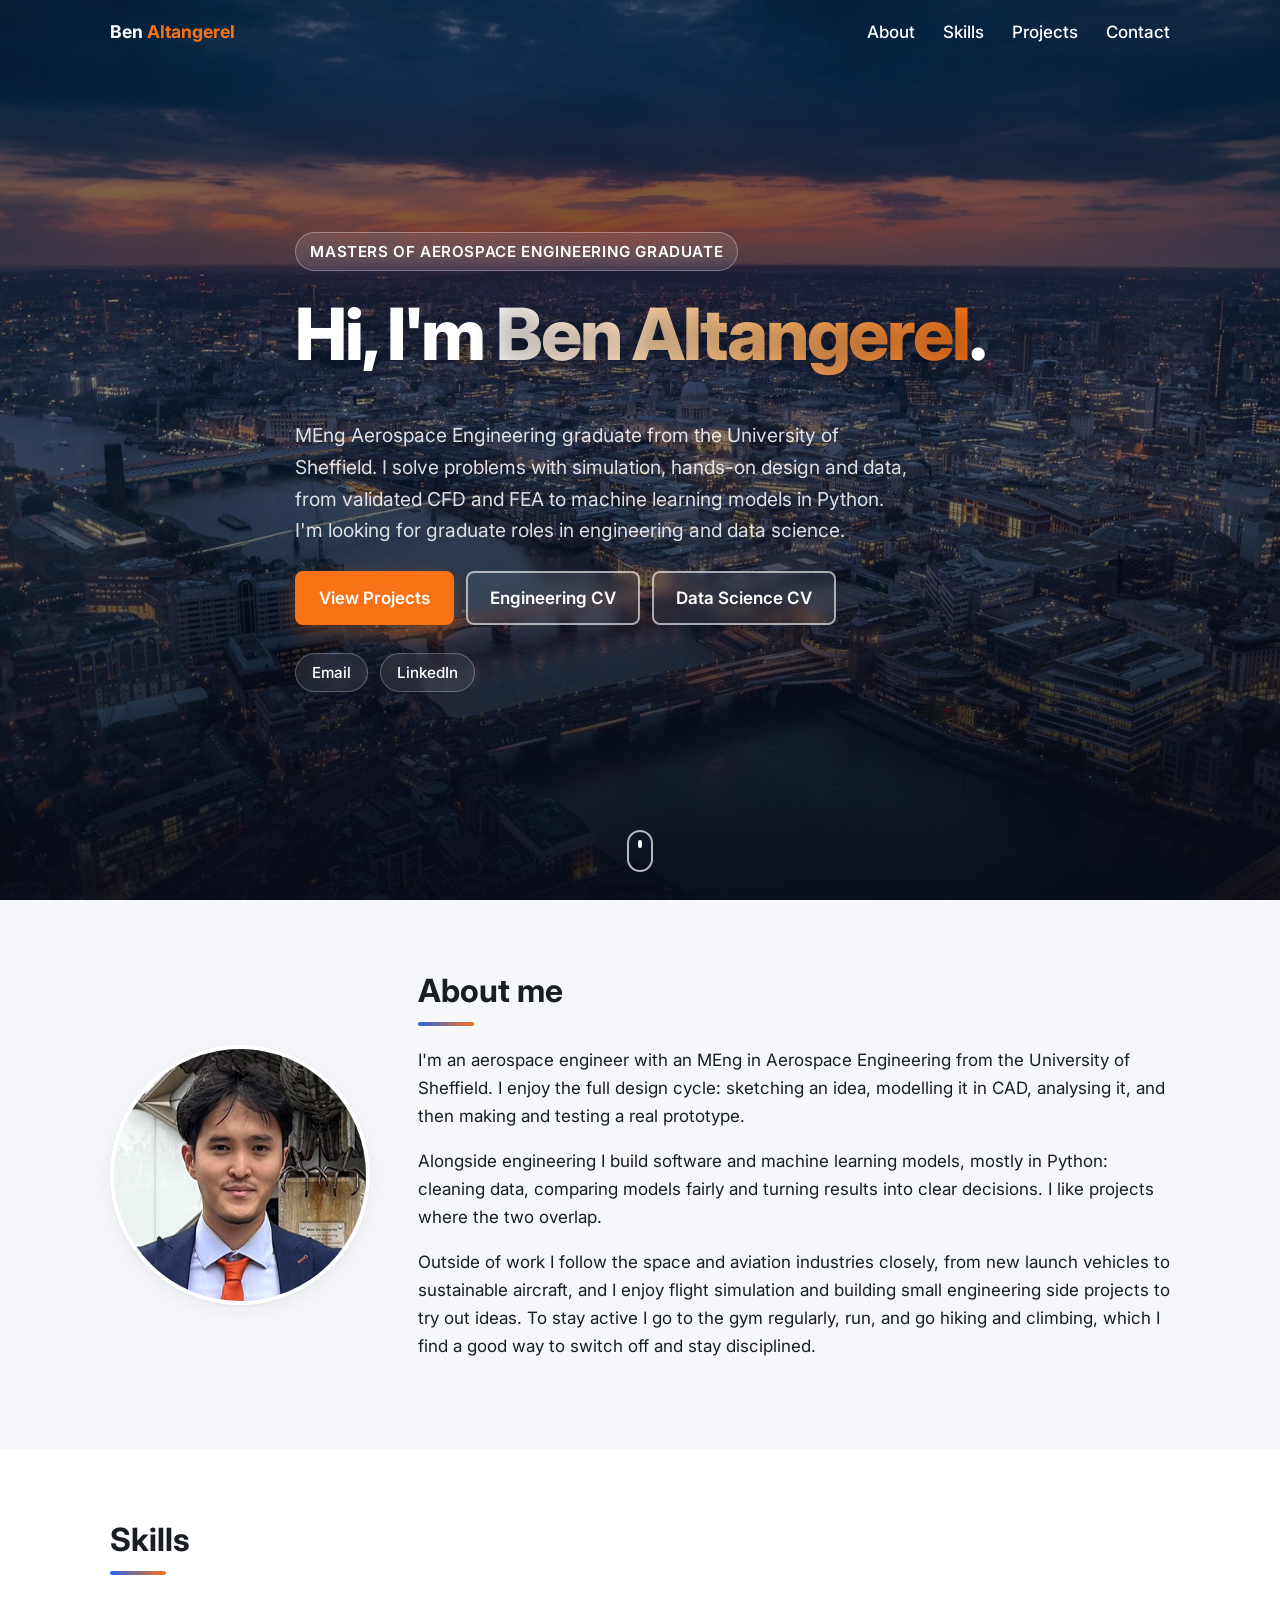
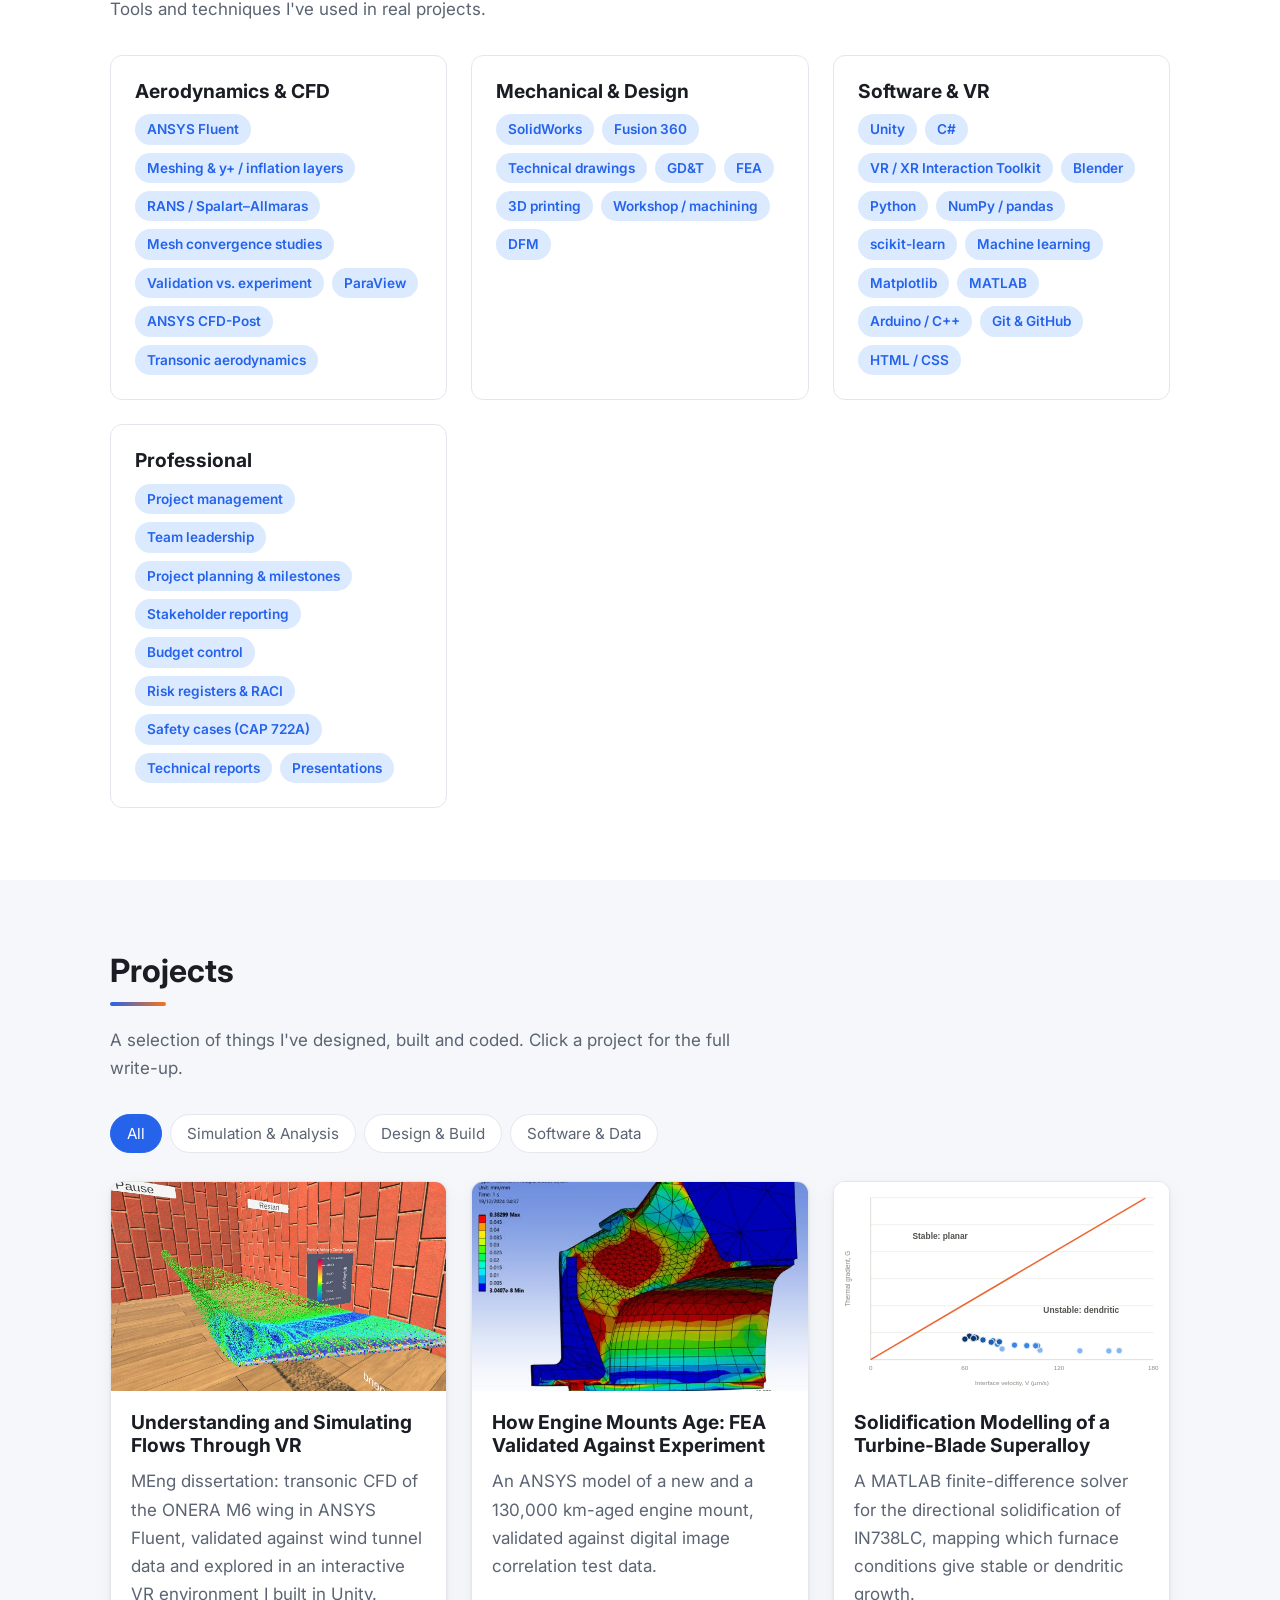
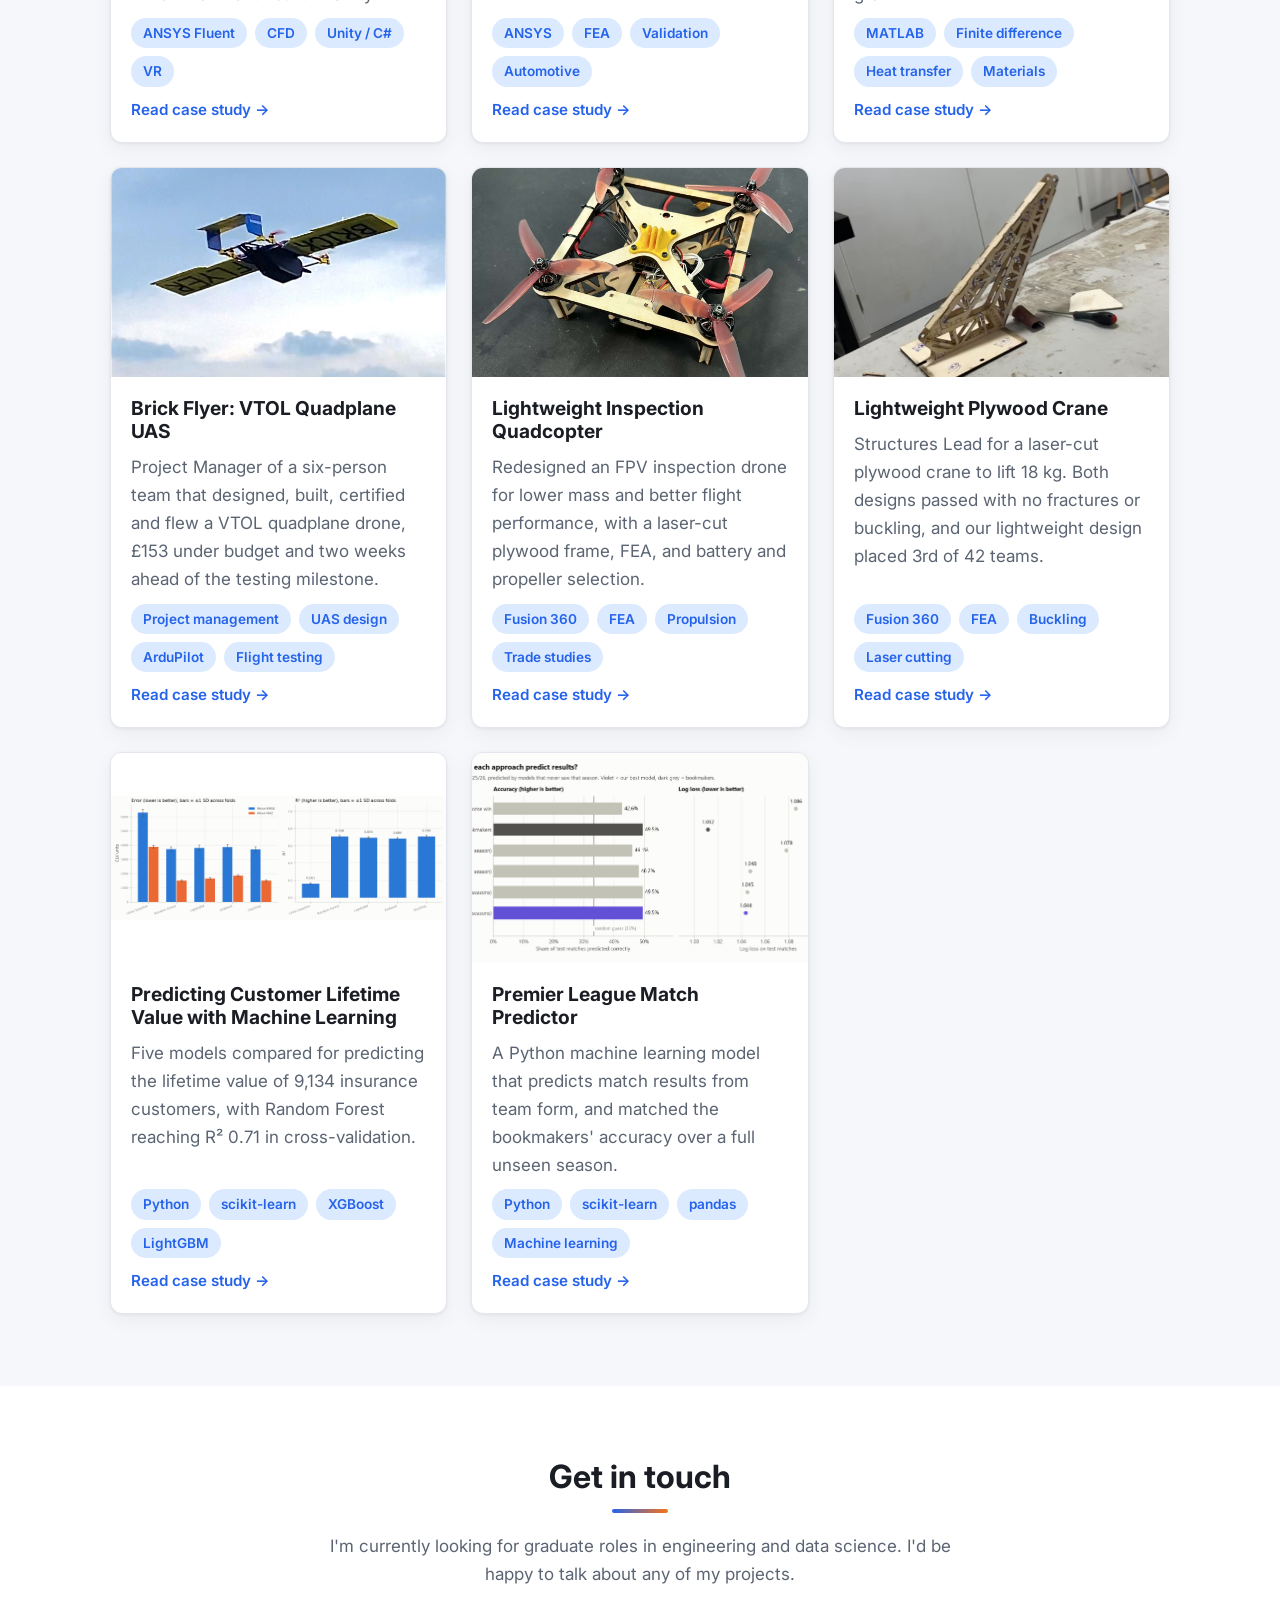
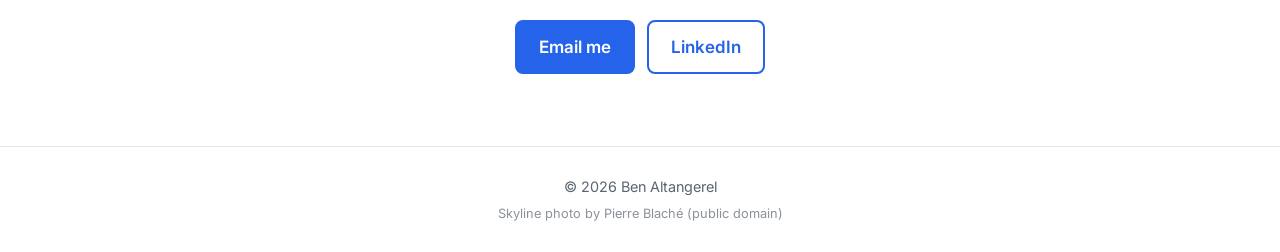
<file: index.html>
<!DOCTYPE html>
<html lang="en">

<head>
  <meta charset="UTF-8">
  <meta name="viewport" content="width=device-width, initial-scale=1.0">
  <title>Ben Altangerel | Engineering &amp; Data Science Portfolio</title>
  <meta name="description"
    content="Portfolio of Ben Altangerel, MEng Aerospace Engineering graduate from the University of Sheffield: simulation, design and machine learning projects.">

  <!-- How the link looks when shared on LinkedIn / WhatsApp etc. -->
  <meta property="og:title" content="Ben Altangerel | Engineering Portfolio">
  <meta property="og:description"
    content="MEng Aerospace Engineering graduate (University of Sheffield): simulation, design and machine learning projects.">
  <meta property="og:type" content="website">

  <link rel="preconnect" href="https://fonts.googleapis.com">
  <link rel="preconnect" href="https://fonts.gstatic.com" crossorigin>
  <link href="https://fonts.googleapis.com/css2?family=Inter:wght@400;500;600;700;800&display=swap" rel="stylesheet">
  <link rel="stylesheet" href="css/style.css">
</head>

<body class="home">

  <header class="site-header">
    <nav class="nav container">
      <a href="#top" class="brand">Ben <span>Altangerel</span></a>
      <button class="nav-toggle" aria-label="Open menu" aria-expanded="false">&#9776;</button>
      <ul>
        <li><a href="#about">About</a></li>
        <li><a href="#skills">Skills</a></li>
        <li><a href="#projects">Projects</a></li>
        <li><a href="#contact">Contact</a></li>
      </ul>
    </nav>
  </header>

  <main id="top">

    <!-- ========== HERO ========== -->
    <!-- Background photo: images/london-skyline.jpg, set in css/style.css (.hero) -->
    <section class="hero">
      <div class="container hero-content">
        <p class="role">Masters of Aerospace Engineering Graduate</p>
        <h1>Hi, I'm <span class="highlight">Ben Altangerel</span>.</h1>
        <p class="pitch">
          MEng Aerospace Engineering graduate from the University of Sheffield. I solve problems with
          simulation, hands-on design and data, from validated CFD and FEA to machine learning models
          in Python. I'm looking for graduate roles in engineering and data science.
        </p>
        <div class="btn-row">
          <a href="#projects" class="btn">View Projects</a>
          <a href="Ben-Altangerel-CV-Engineering.pdf" class="btn outline" target="_blank" rel="noopener">Engineering CV</a>
          <a href="Ben-Altangerel-CV-Data-Science.pdf" class="btn outline" target="_blank" rel="noopener">Data Science CV</a>
        </div>
        <div class="social">
          <a href="mailto:bayasal@hotmail.co.uk">Email</a>
          <a href="https://linkedin.com/in/bayasalaltangerel" target="_blank" rel="noopener">LinkedIn</a>
        </div>
      </div>
      <a href="#about" class="scroll-cue" aria-label="Scroll down"><span></span></a>
    </section>

    <!-- ========== ABOUT ========== -->
    <section id="about" class="alt">
      <div class="container about-grid">
        <img src="images/profile.jpg" alt="Headshot of Ben Altangerel">
        <div>
          <h2>About me</h2>
          <p>
            I'm an aerospace engineer with an MEng in Aerospace Engineering from the University of
            Sheffield. I enjoy the full design cycle: sketching an idea, modelling it in CAD,
            analysing it, and then making and testing a real prototype.
          </p>
          <p>
            Alongside engineering I build software and machine learning models, mostly in Python: cleaning
            data, comparing models fairly and turning results into clear decisions. I like projects where the
            two overlap.
          </p>
          <!-- TODO: keep only hobbies that are true, since interviewers often ask about them -->
          <p>
            Outside of work I follow the space and aviation industries closely, from new launch
            vehicles to sustainable aircraft, and I enjoy flight simulation and building small
            engineering side projects to try out ideas. To stay active I go to the gym regularly,
            run, and go hiking and climbing, which I find a good way to switch off and stay
            disciplined.
          </p>
        </div>
      </div>
    </section>

    <!-- ========== SKILLS ========== -->
    <section id="skills">
      <div class="container">
        <h2>Skills</h2>
        <p class="section-intro">Tools and techniques I've used in real projects.</p>
        <div class="skills-grid">
          <!-- TODO: keep only the skills you can talk about in an interview -->
          <div class="skill-group">
            <h3>Aerodynamics &amp; CFD</h3>
            <ul class="tags">
              <li>ANSYS Fluent</li>
              <li>Meshing &amp; y+ / inflation layers</li>
              <li>RANS / Spalart&ndash;Allmaras</li>
              <li>Mesh convergence studies</li>
              <li>Validation vs. experiment</li>
              <li>ParaView</li>
              <li>ANSYS CFD-Post</li>
              <li>Transonic aerodynamics</li>
            </ul>
          </div>
          <div class="skill-group">
            <h3>Mechanical &amp; Design</h3>
            <ul class="tags">
              <li>SolidWorks</li>
              <li>Fusion 360</li>
              <li>Technical drawings</li>
              <li>GD&amp;T</li>
              <li>FEA</li>
              <li>3D printing</li>
              <li>Workshop / machining</li>
              <li>DFM</li>
            </ul>
          </div>
          <div class="skill-group">
            <h3>Software &amp; VR</h3>
            <ul class="tags">
              <li>Unity</li>
              <li>C#</li>
              <li>VR / XR Interaction Toolkit</li>
              <li>Blender</li>
              <li>Python</li>
              <li>NumPy / pandas</li>
              <li>scikit-learn</li>
              <li>Machine learning</li>
              <li>Matplotlib</li>
              <li>MATLAB</li>
              <li>Arduino / C++</li>
              <li>Git &amp; GitHub</li>
              <li>HTML / CSS</li>
            </ul>
          </div>
          <div class="skill-group">
            <h3>Professional</h3>
            <ul class="tags">
              <li>Project management</li>
              <li>Team leadership</li>
              <li>Project planning &amp; milestones</li>
              <li>Stakeholder reporting</li>
              <li>Budget control</li>
              <li>Risk registers &amp; RACI</li>
              <li>Safety cases (CAP 722A)</li>
              <li>Technical reports</li>
              <li>Presentations</li>
            </ul>
          </div>
        </div>
      </div>
    </section>

    <!-- ========== PROJECTS ========== -->
    <section id="projects" class="alt">
      <div class="container">
        <h2>Projects</h2>
        <p class="section-intro">A selection of things I've designed, built and coded. Click a project for the full
          write-up.</p>

        <div class="filters">
          <button class="active" data-filter="all">All</button>
          <button data-filter="sim">Simulation &amp; Analysis</button>
          <button data-filter="build">Design &amp; Build</button>
          <button data-filter="data">Software &amp; Data</button>
        </div>

        <div class="project-grid">
          <!--
            To add a project:
            1. Copy one of the <a class="project-card"> blocks below.
            2. Copy an existing page in projects/ to a new file (e.g. projects/drone-frame.html).
            3. Update the link, image, title, summary, tags and data-category.
               data-category is one of "sim", "build" or "data".
          -->
          <a href="projects/vr-cfd-onera-m6.html" class="project-card" data-category="sim">
            <img src="images/vr-cfd/vr-particle-flow.jpg"
              alt="Animated particle flow over the ONERA M6 wing in the VR environment">
            <div class="body">
              <h3>Understanding and Simulating Flows Through VR</h3>
              <p>MEng dissertation: transonic CFD of the ONERA M6 wing in ANSYS Fluent, validated against wind tunnel
                data and explored in an interactive VR environment I built in Unity.</p>
              <ul class="tags">
                <li>ANSYS Fluent</li>
                <li>CFD</li>
                <li>Unity / C#</li>
                <li>VR</li>
              </ul>
              <span class="more">Read case study &rarr;</span>
            </div>
          </a>

          <a href="projects/engine-mount-fea.html" class="project-card" data-category="sim">
            <img src="images/engine-mount/strain-aged.jpg" alt="FEA strain contour plot of an aged engine mount">
            <div class="body">
              <h3>How Engine Mounts Age: FEA Validated Against Experiment</h3>
              <p>An ANSYS model of a new and a 130,000 km-aged engine mount, validated against digital image correlation
                test data.</p>
              <ul class="tags">
                <li>ANSYS</li>
                <li>FEA</li>
                <li>Validation</li>
                <li>Automotive</li>
              </ul>
              <span class="more">Read case study &rarr;</span>
            </div>
          </a>

          <a href="projects/solidification-modelling.html" class="project-card" data-category="sim">
            <img src="images/solidification/process-map.svg"
              alt="G–V process map separating stable and dendritic solidification">
            <div class="body">
              <h3>Solidification Modelling of a Turbine-Blade Superalloy</h3>
              <p>A MATLAB finite-difference solver for the directional solidification of IN738LC, mapping which furnace
                conditions give stable or dendritic growth.</p>
              <ul class="tags">
                <li>MATLAB</li>
                <li>Finite difference</li>
                <li>Heat transfer</li>
                <li>Materials</li>
              </ul>
              <span class="more">Read case study &rarr;</span>
            </div>
          </a>

          <a href="projects/brick-flyer-vtol-uas.html" class="project-card" data-category="build">
            <img src="images/brick-flyer/flying.jpg" style="object-position: center 22%" alt="Brick Flyer in flight">
            <div class="body">
              <h3>Brick Flyer: VTOL Quadplane UAS</h3>
              <p>Project Manager of a six-person team that designed, built, certified and flew a VTOL quadplane drone,
                £153 under budget and two weeks ahead of the testing milestone.</p>
              <ul class="tags">
                <li>Project management</li>
                <li>UAS design</li>
                <li>ArduPilot</li>
                <li>Flight testing</li>
              </ul>
              <span class="more">Read case study &rarr;</span>
            </div>
          </a>

          <a href="projects/rvid02-quadcopter.html" class="project-card" data-category="build">
            <img src="images/rvid02/photo-finished.jpg" alt="The finished lightweight plywood inspection quadcopter">
            <div class="body">
              <h3>Lightweight Inspection Quadcopter</h3>
              <p>Redesigned an FPV inspection drone for lower mass and better flight performance, with a laser-cut
                plywood frame, FEA, and battery and propeller selection.</p>
              <ul class="tags">
                <li>Fusion 360</li>
                <li>FEA</li>
                <li>Propulsion</li>
                <li>Trade studies</li>
              </ul>
              <span class="more">Read case study &rarr;</span>
            </div>
          </a>

          <a href="projects/plywood-crane.html" class="project-card" data-category="build">
            <img src="images/crane/crane-built.jpg" alt="The finished laser-cut plywood lattice-truss crane">
            <div class="body">
              <h3>Lightweight Plywood Crane</h3>
              <p>Structures Lead for a laser-cut plywood crane to lift 18 kg. Both designs passed with no fractures or
                buckling, and our lightweight design placed 3rd of 42 teams.</p>
              <ul class="tags">
                <li>Fusion 360</li>
                <li>FEA</li>
                <li>Buckling</li>
                <li>Laser cutting</li>
              </ul>
              <span class="more">Read case study &rarr;</span>
            </div>
          </a>

          <a href="projects/clv-prediction.html" class="project-card" data-category="data">
            <img src="images/clv/model-comparison.png" style="object-fit: contain; background: #fff" alt="Chart comparing five models for predicting customer lifetime value">
            <div class="body">
              <h3>Predicting Customer Lifetime Value with Machine Learning</h3>
              <p>Five models compared for predicting the lifetime value of 9,134 insurance customers, with Random Forest reaching R² 0.71 in cross-validation.</p>
              <ul class="tags"><li>Python</li><li>scikit-learn</li><li>XGBoost</li><li>LightGBM</li></ul>
              <span class="more">Read case study &rarr;</span>
            </div>
          </a>

          <a href="projects/pl-predictor.html" class="project-card" data-category="data">
            <img src="images/pl-predictor/model-comparison.png"
              alt="Chart comparing the model's accuracy with the bookmakers">
            <div class="body">
              <h3>Premier League Match Predictor</h3>
              <p>A Python machine learning model that predicts match results from team form, and matched the bookmakers'
                accuracy over a full unseen season.</p>
              <ul class="tags">
                <li>Python</li>
                <li>scikit-learn</li>
                <li>pandas</li>
                <li>Machine learning</li>
              </ul>
              <span class="more">Read case study &rarr;</span>
            </div>
          </a>
        </div>
      </div>
    </section>

    <!-- ========== CONTACT ========== -->
    <section id="contact" class="contact">
      <div class="container">
        <h2>Get in touch</h2>
        <p class="section-intro">I'm currently looking for graduate roles in engineering and data science. I'd be happy to talk
          about any of my projects.</p>
        <div class="btn-row">
          <a href="mailto:bayasal@hotmail.co.uk" class="btn">Email me</a>
          <a href="https://linkedin.com/in/bayasalaltangerel" class="btn outline" target="_blank"
            rel="noopener">LinkedIn</a>
        </div>
      </div>
    </section>

  </main>

  <footer class="site-footer">
    <div class="container">
      &copy; <span class="year"></span> Ben Altangerel
      <span class="credit">Skyline photo by Pierre Blaché (public domain)</span>
    </div>
  </footer>

  <script src="js/main.js"></script>
</body>

</html>
</file>
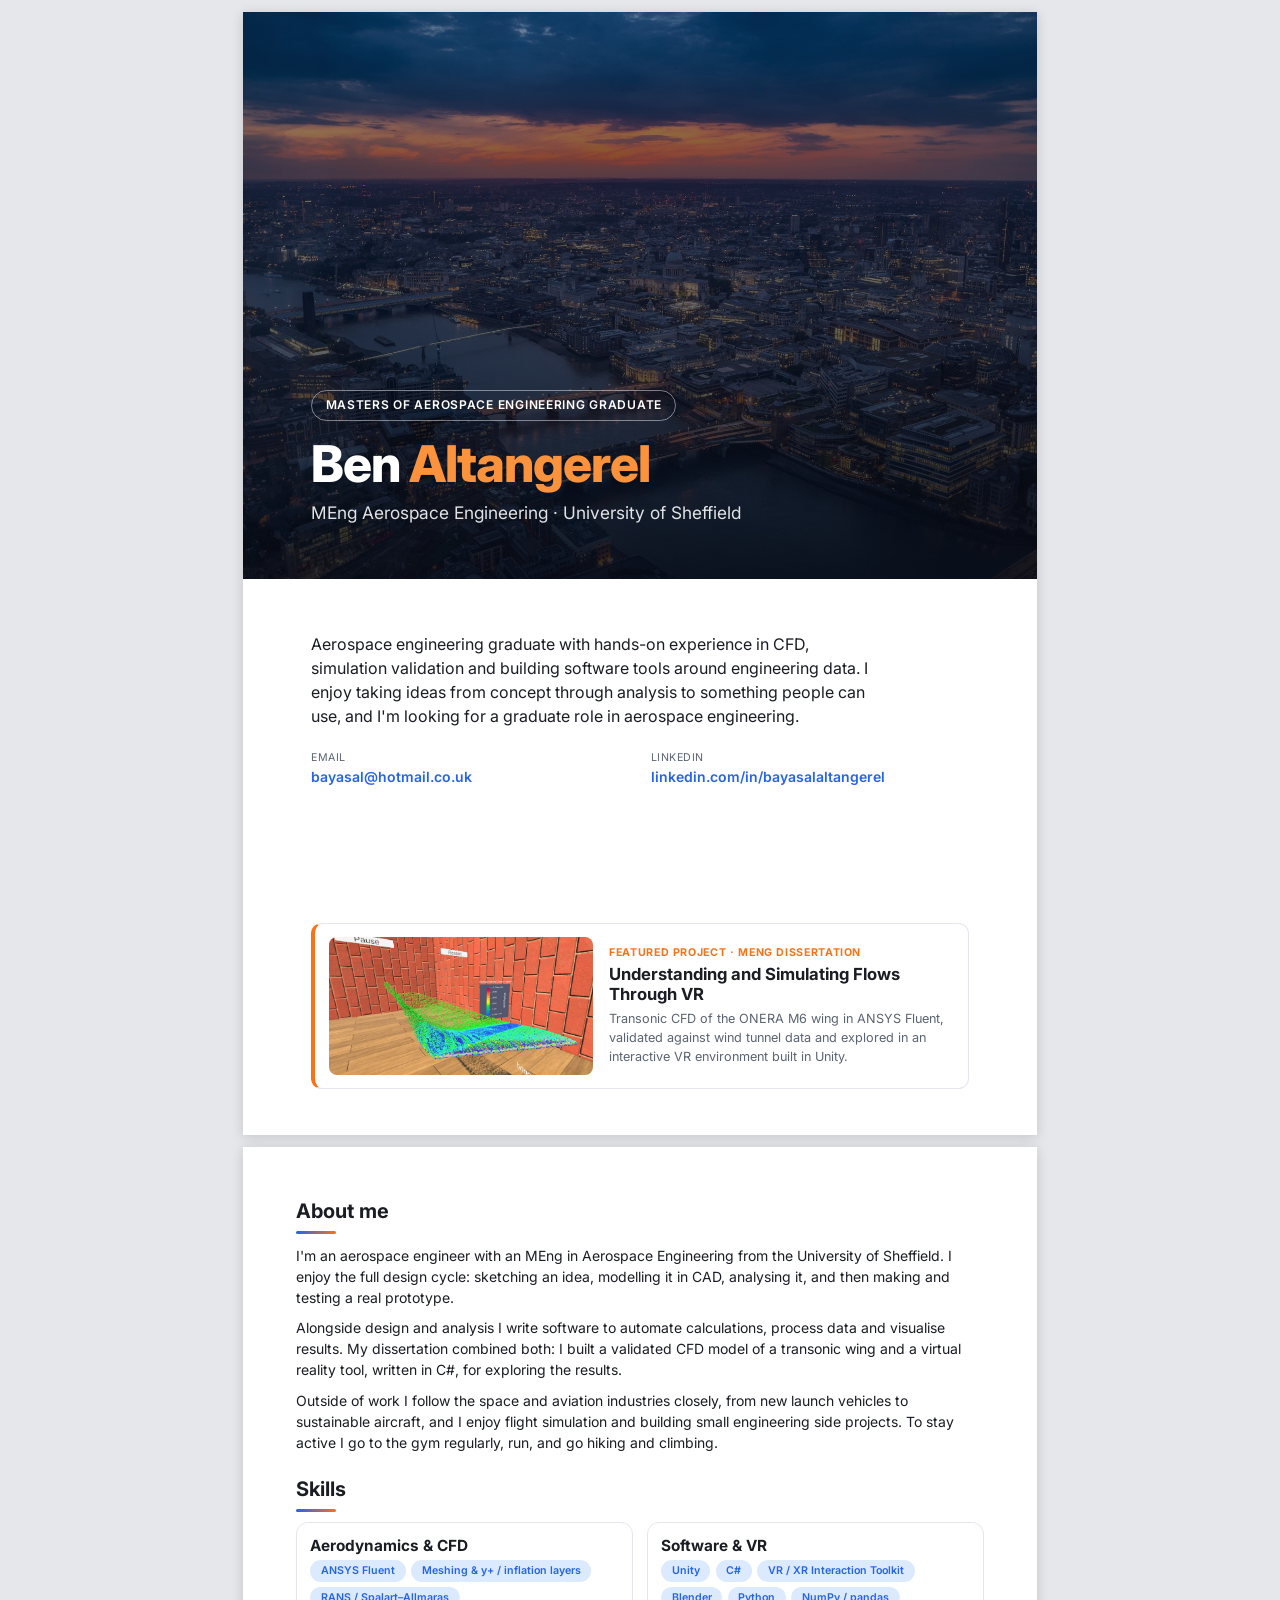
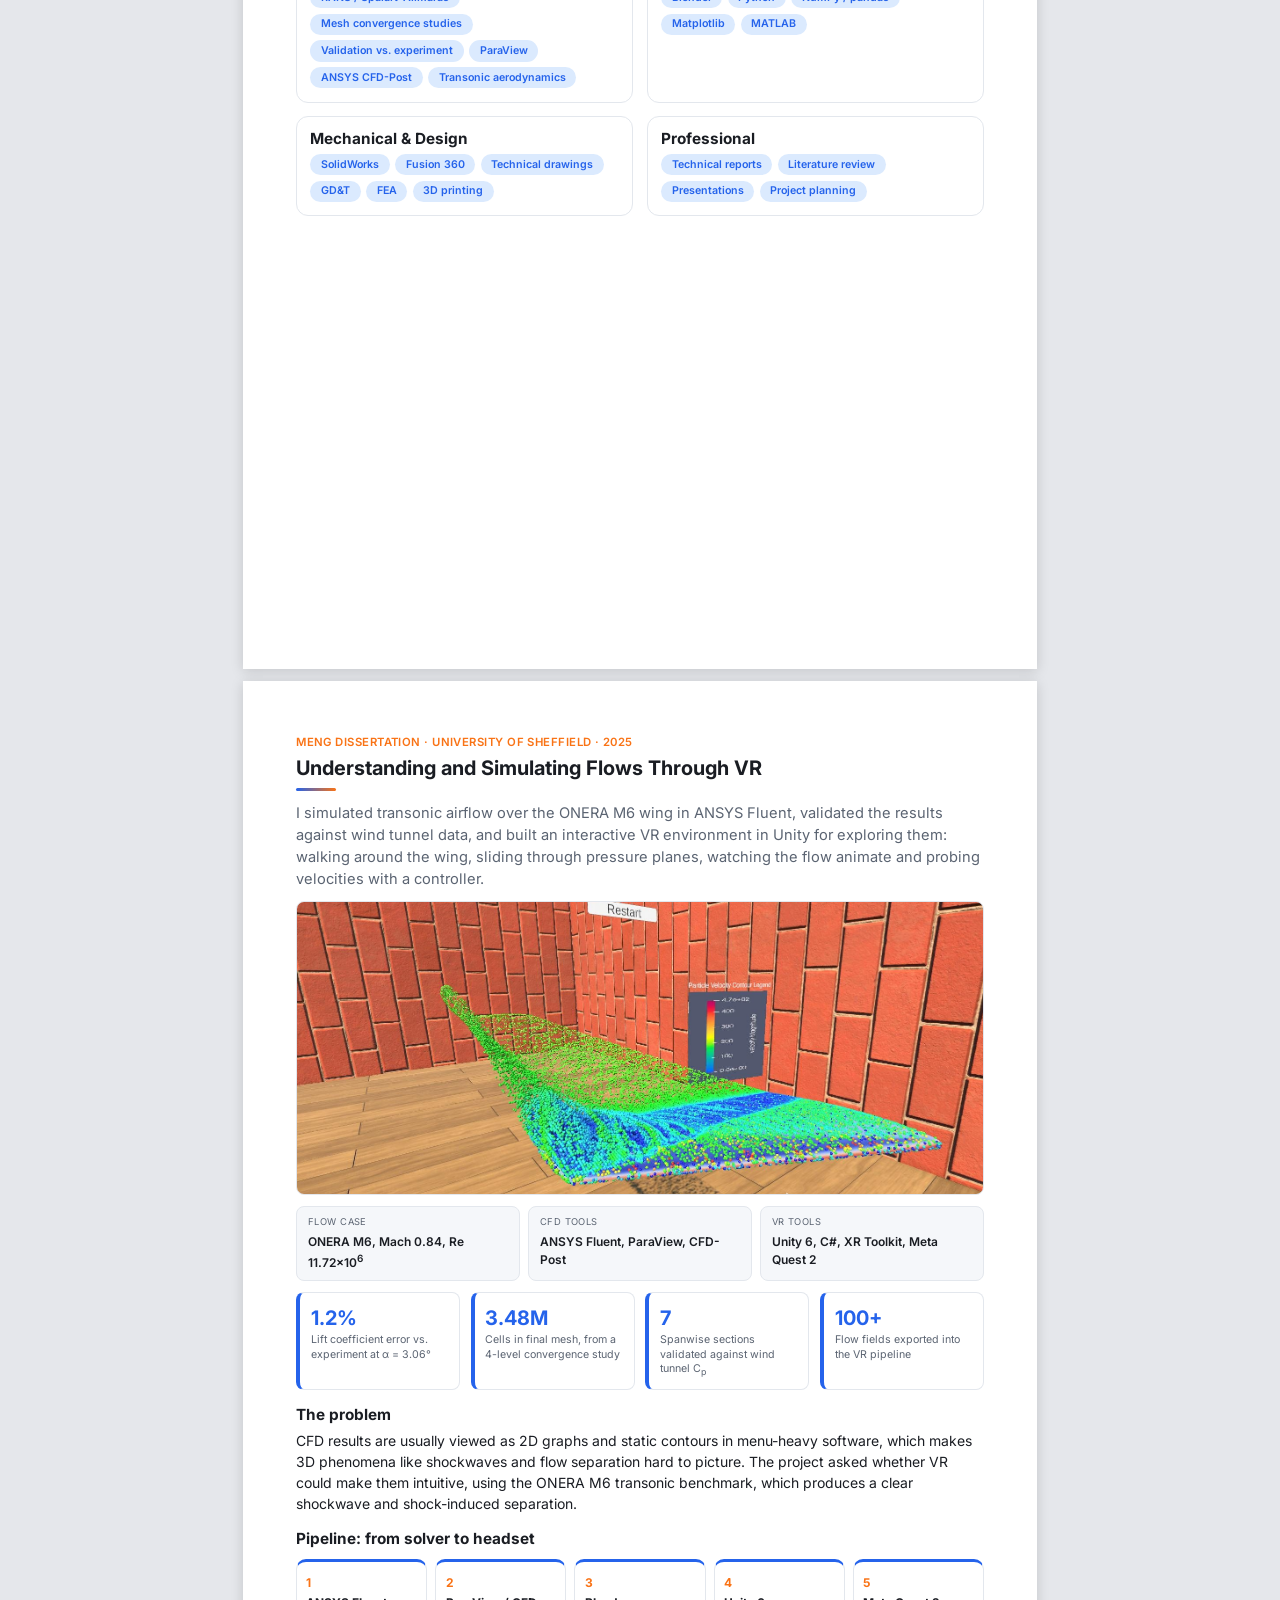
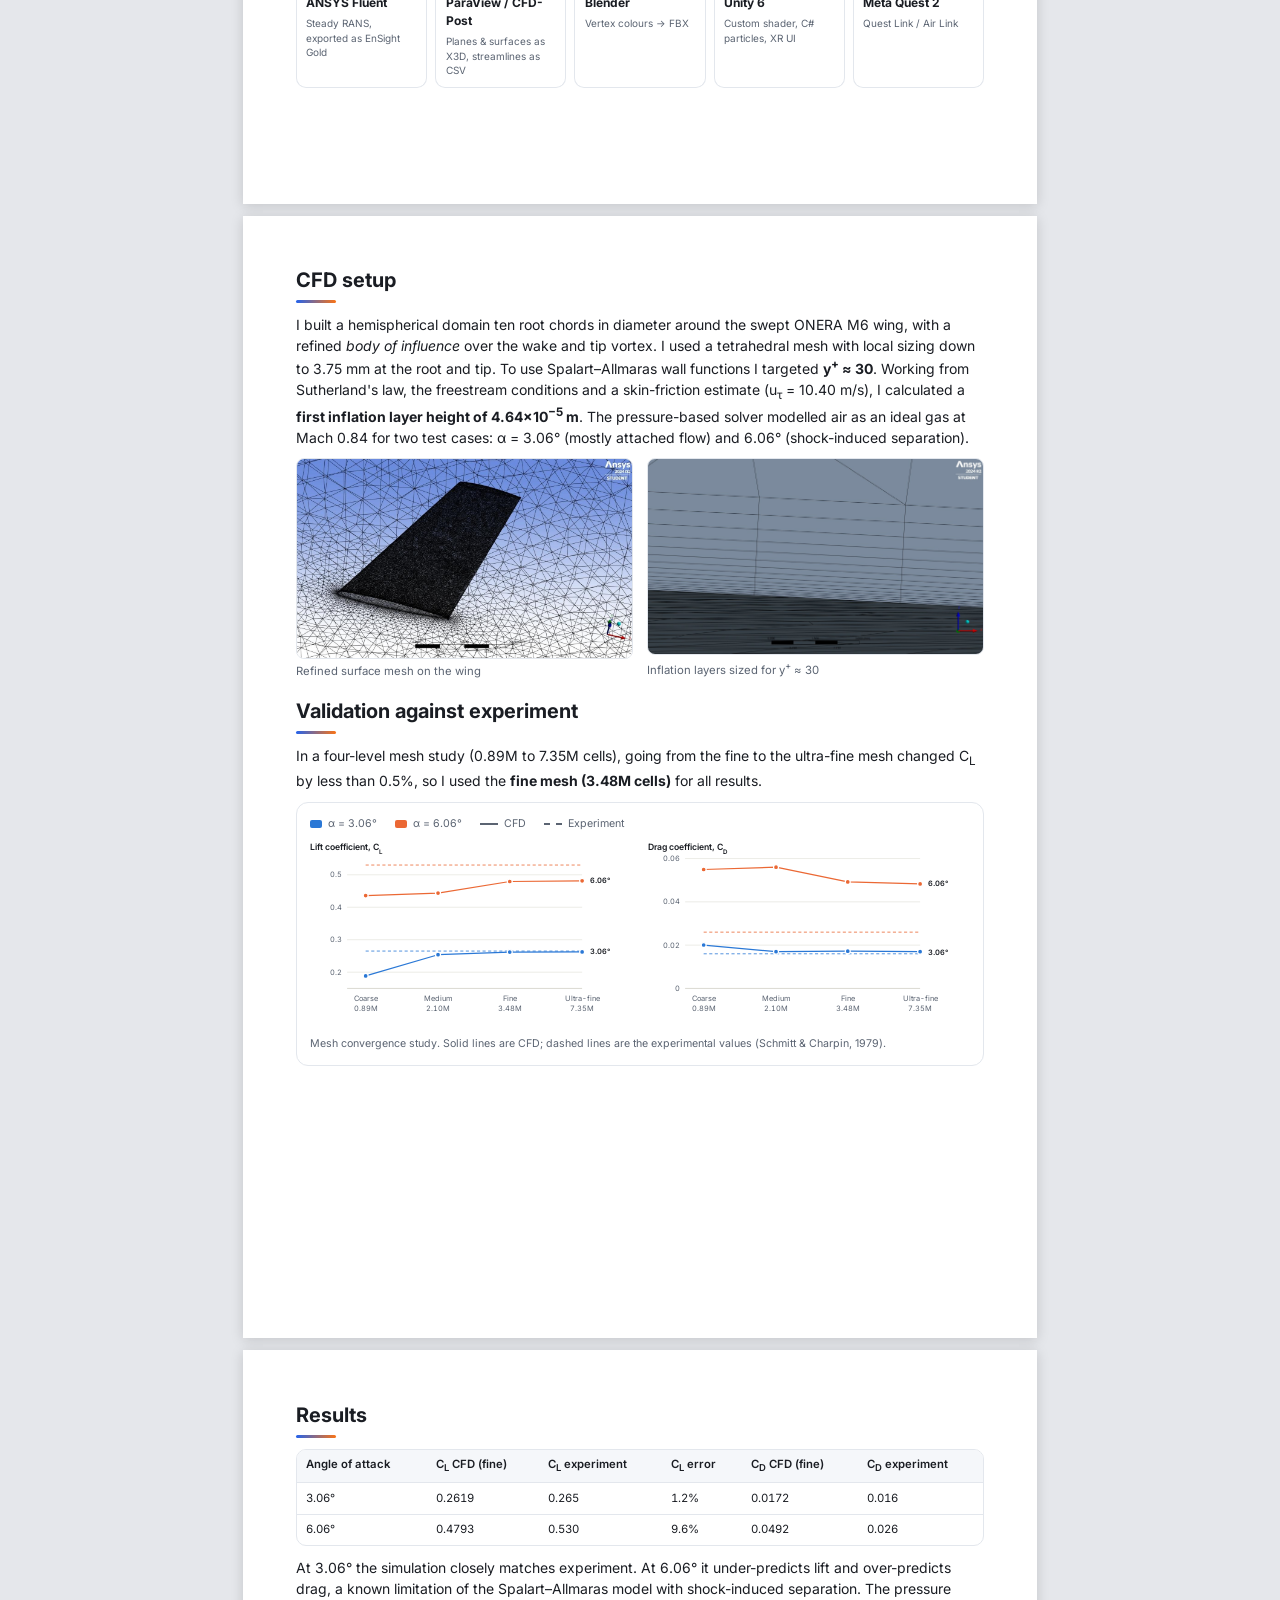
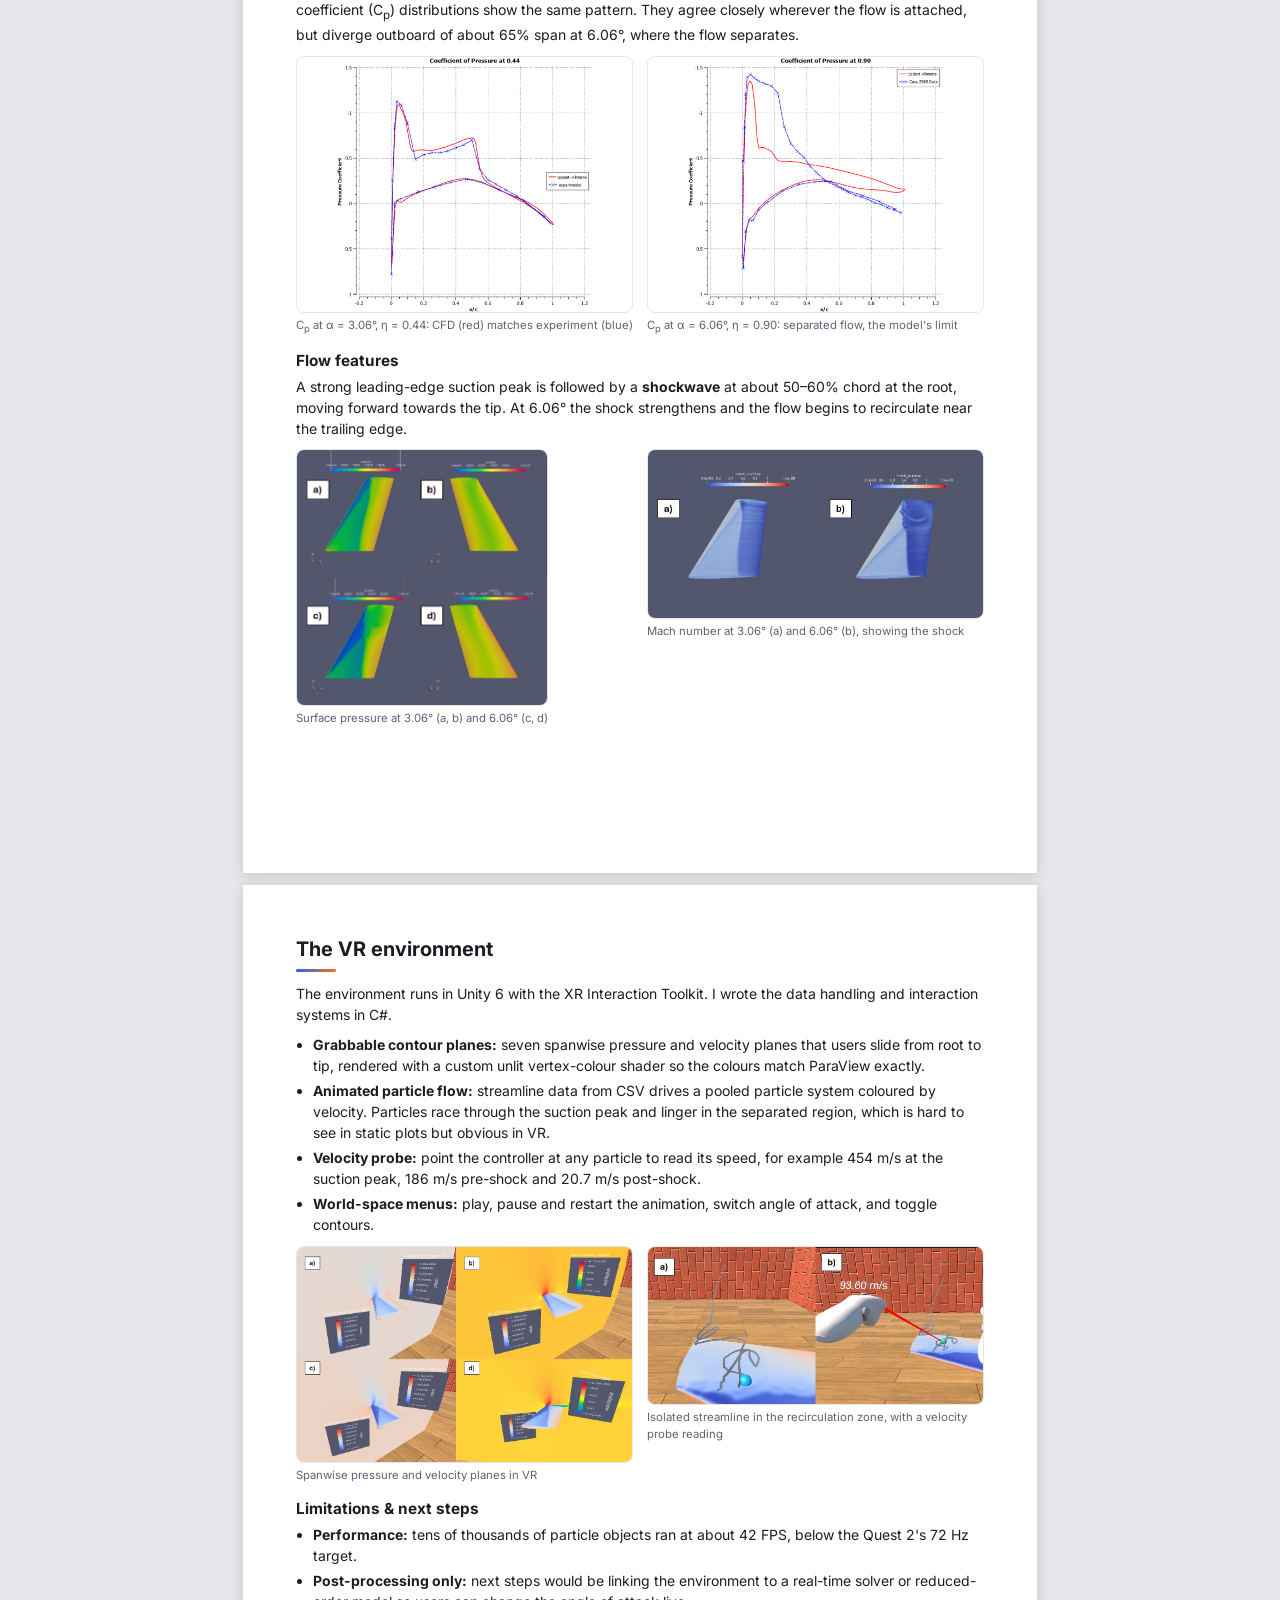
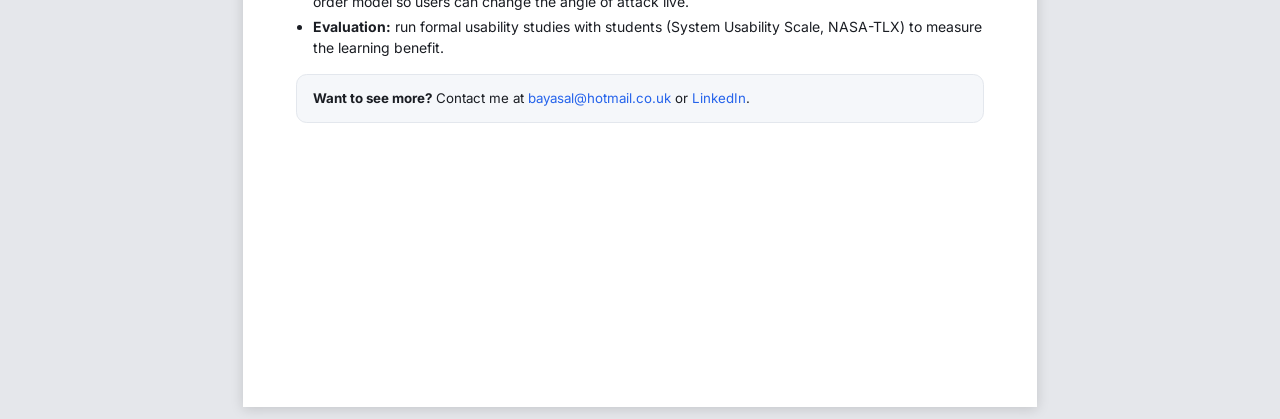
<file: portfolio-pdf.html>
<!DOCTYPE html>
<html lang="en">
<head>
  <meta charset="UTF-8">
  <meta name="viewport" content="width=device-width, initial-scale=1.0">
  <!--
    PRINT VERSION OF THE PORTFOLIO
    This page is turned into Ben-Altangerel-Portfolio.pdf by build-pdf.ps1.
    After editing it, run:  powershell -ExecutionPolicy Bypass -File build-pdf.ps1
  -->
  <title>Ben Altangerel | Engineering Portfolio</title>
  <link rel="preconnect" href="https://fonts.googleapis.com">
  <link rel="preconnect" href="https://fonts.gstatic.com" crossorigin>
  <link href="https://fonts.googleapis.com/css2?family=Inter:wght@400;500;600;700;800&display=swap" rel="stylesheet">
  <link rel="stylesheet" href="css/style.css">
  <link rel="stylesheet" href="css/print.css">
</head>
<body>

  <!-- ========== PAGE 1: COVER ========== -->
  <section class="sheet pdf-cover">
    <div class="banner">
      <span class="role">Masters of Aerospace Engineering Graduate</span>
      <h1>Ben <span class="highlight">Altangerel</span></h1>
      <p class="sub">MEng Aerospace Engineering &middot; University of Sheffield</p>
    </div>
    <div class="body">
      <p class="pitch">
        Aerospace engineering graduate with hands-on experience in CFD, simulation validation and building
        software tools around engineering data. I enjoy taking ideas from concept through analysis to something
        people can use, and I'm looking for a graduate role in aerospace engineering.
      </p>
      <ul class="contact-list">
        <li><span>Email</span><a href="mailto:bayasal@hotmail.co.uk">bayasal@hotmail.co.uk</a></li>
        <li><span>LinkedIn</span><a href="https://linkedin.com/in/bayasalaltangerel">linkedin.com/in/bayasalaltangerel</a></li>
        <li class="site-link" hidden><span>Website (interactive version)</span><a class="site-url" href="#"></a></li>
      </ul>
      <div class="featured">
        <img src="images/vr-cfd/vr-particle-flow.jpg" alt="Particle flow over the ONERA M6 wing in VR">
        <div>
          <p class="label">Featured project &middot; MEng dissertation</p>
          <h3>Understanding and Simulating Flows Through VR</h3>
          <p>Transonic CFD of the ONERA M6 wing in ANSYS Fluent, validated against wind tunnel data and explored in an interactive VR environment built in Unity.</p>
        </div>
      </div>
    </div>
  </section>

  <!-- ========== PAGE 2: ABOUT & SKILLS ========== -->
  <section class="sheet">
    <h2>About me</h2>
    <p>
      I'm an aerospace engineer with an MEng in Aerospace Engineering from the University of Sheffield.
      I enjoy the full design cycle: sketching an idea, modelling it in CAD, analysing it, and then making and
      testing a real prototype.
    </p>
    <p>
      Alongside design and analysis I write software to automate calculations, process data and visualise results.
      My dissertation combined both: I built a validated CFD model of a transonic wing and a virtual reality tool,
      written in C#, for exploring the results.
    </p>
    <p>
      Outside of work I follow the space and aviation industries closely, from new launch vehicles to sustainable
      aircraft, and I enjoy flight simulation and building small engineering side projects. To stay active I go to the
      gym regularly, run, and go hiking and climbing.
    </p>

    <h2 style="margin-top:18pt">Skills</h2>
    <div class="skills-grid">
      <div class="skill-group">
        <h3>Aerodynamics &amp; CFD</h3>
        <ul class="tags">
          <li>ANSYS Fluent</li><li>Meshing &amp; y+ / inflation layers</li><li>RANS / Spalart&ndash;Allmaras</li>
          <li>Mesh convergence studies</li><li>Validation vs. experiment</li><li>ParaView</li>
          <li>ANSYS CFD-Post</li><li>Transonic aerodynamics</li>
        </ul>
      </div>
      <div class="skill-group">
        <h3>Software &amp; VR</h3>
        <ul class="tags">
          <li>Unity</li><li>C#</li><li>VR / XR Interaction Toolkit</li><li>Blender</li>
          <li>Python</li><li>NumPy / pandas</li><li>Matplotlib</li><li>MATLAB</li>
        </ul>
      </div>
      <div class="skill-group">
        <h3>Mechanical &amp; Design</h3>
        <ul class="tags">
          <li>SolidWorks</li><li>Fusion 360</li><li>Technical drawings</li><li>GD&amp;T</li><li>FEA</li><li>3D printing</li>
        </ul>
      </div>
      <div class="skill-group">
        <h3>Professional</h3>
        <ul class="tags">
          <li>Technical reports</li><li>Literature review</li><li>Presentations</li><li>Project planning</li>
        </ul>
      </div>
    </div>
  </section>

  <!-- ========== PAGE 3: DISSERTATION OVERVIEW ========== -->
  <section class="sheet">
    <p class="eyebrow">MEng Dissertation &middot; University of Sheffield &middot; 2025</p>
    <h2>Understanding and Simulating Flows Through VR</h2>
    <p class="lead">
      I simulated transonic airflow over the ONERA M6 wing in ANSYS Fluent, validated the results against wind tunnel
      data, and built an interactive VR environment in Unity for exploring them: walking around the wing, sliding
      through pressure planes, watching the flow animate and probing velocities with a controller.
    </p>
    <figure class="pdf-figure cover-shot">
      <img src="images/vr-cfd/vr-particle-flow.jpg" alt="Animated particle velocity field over the ONERA M6 wing in VR">
    </figure>
    <dl class="facts">
      <div><dt>Flow case</dt><dd>ONERA M6, Mach 0.84, Re 11.72&times;10<sup>6</sup></dd></div>
      <div><dt>CFD tools</dt><dd>ANSYS Fluent, ParaView, CFD-Post</dd></div>
      <div><dt>VR tools</dt><dd>Unity 6, C#, XR Toolkit, Meta Quest 2</dd></div>
    </dl>
    <div class="results">
      <div><strong>1.2%</strong><span>Lift coefficient error vs. experiment at &alpha; = 3.06&deg;</span></div>
      <div><strong>3.48M</strong><span>Cells in final mesh, from a 4-level convergence study</span></div>
      <div><strong>7</strong><span>Spanwise sections validated against wind tunnel C<sub>p</sub></span></div>
      <div><strong>100+</strong><span>Flow fields exported into the VR pipeline</span></div>
    </div>
    <h3>The problem</h3>
    <p>
      CFD results are usually viewed as 2D graphs and static contours in menu-heavy software, which makes 3D phenomena
      like shockwaves and flow separation hard to picture. The project asked whether VR could make them intuitive,
      using the ONERA M6 transonic benchmark, which produces a clear shockwave and shock-induced separation.
    </p>
    <h3>Pipeline: from solver to headset</h3>
    <ol class="pipeline">
      <li><strong>ANSYS Fluent</strong><span>Steady RANS, exported as EnSight Gold</span></li>
      <li><strong>ParaView / CFD-Post</strong><span>Planes &amp; surfaces as X3D, streamlines as CSV</span></li>
      <li><strong>Blender</strong><span>Vertex colours &rarr; FBX</span></li>
      <li><strong>Unity 6</strong><span>Custom shader, C# particles, XR UI</span></li>
      <li><strong>Meta Quest 2</strong><span>Quest Link / Air Link</span></li>
    </ol>
  </section>

  <!-- ========== PAGE 4: CFD SETUP & MESH CONVERGENCE ========== -->
  <section class="sheet">
    <h2>CFD setup</h2>
    <p>
      I built a hemispherical domain ten root chords in diameter around the swept ONERA M6 wing, with a refined
      <em>body of influence</em> over the wake and tip vortex. I used a tetrahedral mesh with local sizing down to 3.75&nbsp;mm at the root and tip.
      To use Spalart&ndash;Allmaras wall functions I targeted <strong>y<sup>+</sup> &asymp; 30</strong>. Working from Sutherland's law,
      the freestream conditions and a skin-friction estimate (u<sub>&tau;</sub> = 10.40&nbsp;m/s), I calculated a
      <strong>first inflation layer height of 4.64&times;10<sup>&minus;5</sup>&nbsp;m</strong>. The pressure-based solver modelled
      air as an ideal gas at Mach 0.84 for two test cases: &alpha; = 3.06&deg; (mostly attached flow) and 6.06&deg; (shock-induced separation).
    </p>
    <div class="pdf-grid">
      <figure>
        <img src="images/vr-cfd/cfd-surface-mesh.jpg" alt="Refined surface mesh on the wing">
        <figcaption>Refined surface mesh on the wing</figcaption>
      </figure>
      <figure>
        <img src="images/vr-cfd/cfd-inflation-layers.jpg" alt="Inflation layers along the aerofoil edge">
        <figcaption>Inflation layers sized for y<sup>+</sup> &asymp; 30</figcaption>
      </figure>
    </div>

    <h2 style="margin-top:14pt">Validation against experiment</h2>
    <p>
      In a four-level mesh study (0.89M to 7.35M cells), going from the fine to the ultra-fine mesh changed C<sub>L</sub> by less than 0.5%,
      so I used the <strong>fine mesh (3.48M cells)</strong> for all results.
    </p>
    <figure class="viz">
      <div class="viz-legend" aria-hidden="true">
        <span><i class="key s1"></i>&alpha; = 3.06&deg;</span>
        <span><i class="key s2"></i>&alpha; = 6.06&deg;</span>
        <span><i class="key solid"></i>CFD</span>
        <span><i class="key dashed"></i>Experiment</span>
      </div>
      <div class="viz-panels">
        <svg viewBox="0 0 520 300" role="img" aria-label="Lift coefficient against mesh refinement">
          <text class="viz-title" x="0" y="16">Lift coefficient, C<tspan baseline-shift="sub" font-size="10">L</tspan></text>
          <g class="viz-grid">
            <line x1="60" x2="440" y1="213.75" y2="213.75"/><line x1="60" x2="440" y1="161.25" y2="161.25"/>
            <line x1="60" x2="440" y1="108.75" y2="108.75"/><line x1="60" x2="440" y1="56.25" y2="56.25"/>
          </g>
          <line class="viz-axis" x1="60" x2="440" y1="240" y2="240"/>
          <g class="viz-tick" text-anchor="end">
            <text x="52" y="217.75">0.2</text><text x="52" y="165.25">0.3</text>
            <text x="52" y="112.75">0.4</text><text x="52" y="60.25">0.5</text>
          </g>
          <g class="viz-tick" text-anchor="middle">
            <text x="90" y="260">Coarse</text><text x="90" y="276">0.89M</text>
            <text x="207" y="260">Medium</text><text x="207" y="276">2.10M</text>
            <text x="323" y="260">Fine</text><text x="323" y="276">3.48M</text>
            <text x="440" y="260">Ultra-fine</text><text x="440" y="276">7.35M</text>
          </g>
          <line class="ref s1" x1="90" x2="440" y1="179.6" y2="179.6"/>
          <line class="ref s2" x1="90" x2="440" y1="40.5" y2="40.5"/>
          <polyline class="series s1" points="90,219.8 207,185.5 323,181.2 440,181.0"/>
          <polyline class="series s2" points="90,89.9 207,85.9 323,67.1 440,66.0"/>
          <g class="pt s1"><circle cx="90" cy="219.8" r="4"/><circle cx="207" cy="185.5" r="4"/><circle cx="323" cy="181.2" r="4"/><circle cx="440" cy="181.0" r="4"/></g>
          <g class="pt s2"><circle cx="90" cy="89.9" r="4"/><circle cx="207" cy="85.9" r="4"/><circle cx="323" cy="67.1" r="4"/><circle cx="440" cy="66.0" r="4"/></g>
          <g class="viz-label"><text x="452" y="185">3.06°</text><text x="452" y="70">6.06°</text></g>
        </svg>
        <svg viewBox="0 0 520 300" role="img" aria-label="Drag coefficient against mesh refinement">
          <text class="viz-title" x="0" y="16">Drag coefficient, C<tspan baseline-shift="sub" font-size="10">D</tspan></text>
          <g class="viz-grid">
            <line x1="60" x2="440" y1="170" y2="170"/><line x1="60" x2="440" y1="100" y2="100"/><line x1="60" x2="440" y1="30" y2="30"/>
          </g>
          <line class="viz-axis" x1="60" x2="440" y1="240" y2="240"/>
          <g class="viz-tick" text-anchor="end">
            <text x="52" y="244">0</text><text x="52" y="174">0.02</text><text x="52" y="104">0.04</text><text x="52" y="34">0.06</text>
          </g>
          <g class="viz-tick" text-anchor="middle">
            <text x="90" y="260">Coarse</text><text x="90" y="276">0.89M</text>
            <text x="207" y="260">Medium</text><text x="207" y="276">2.10M</text>
            <text x="323" y="260">Fine</text><text x="323" y="276">3.48M</text>
            <text x="440" y="260">Ultra-fine</text><text x="440" y="276">7.35M</text>
          </g>
          <line class="ref s1" x1="90" x2="440" y1="184" y2="184"/>
          <line class="ref s2" x1="90" x2="440" y1="149" y2="149"/>
          <polyline class="series s1" points="90,169.8 207,180.6 323,179.8 440,180.6"/>
          <polyline class="series s2" points="90,47.7 207,43.9 323,67.8 440,71.0"/>
          <g class="pt s1"><circle cx="90" cy="169.8" r="4"/><circle cx="207" cy="180.6" r="4"/><circle cx="323" cy="179.8" r="4"/><circle cx="440" cy="180.6" r="4"/></g>
          <g class="pt s2"><circle cx="90" cy="47.7" r="4"/><circle cx="207" cy="43.9" r="4"/><circle cx="323" cy="67.8" r="4"/><circle cx="440" cy="71.0" r="4"/></g>
          <g class="viz-label"><text x="452" y="186">3.06°</text><text x="452" y="75">6.06°</text></g>
        </svg>
      </div>
      <figcaption>Mesh convergence study. Solid lines are CFD; dashed lines are the experimental values (Schmitt &amp; Charpin, 1979).</figcaption>
    </figure>
  </section>

  <!-- ========== PAGE 5: RESULTS ========== -->
  <section class="sheet">
    <h2>Results</h2>
    <div class="table-wrap">
      <table>
        <thead><tr><th>Angle of attack</th><th>C<sub>L</sub> CFD (fine)</th><th>C<sub>L</sub> experiment</th><th>C<sub>L</sub> error</th><th>C<sub>D</sub> CFD (fine)</th><th>C<sub>D</sub> experiment</th></tr></thead>
        <tbody>
          <tr><td>3.06&deg;</td><td>0.2619</td><td>0.265</td><td>1.2%</td><td>0.0172</td><td>0.016</td></tr>
          <tr><td>6.06&deg;</td><td>0.4793</td><td>0.530</td><td>9.6%</td><td>0.0492</td><td>0.026</td></tr>
        </tbody>
      </table>
    </div>
    <p>
      At 3.06&deg; the simulation closely matches experiment. At 6.06&deg; it under-predicts lift and over-predicts drag,
      a known limitation of the Spalart&ndash;Allmaras model with shock-induced separation. The pressure coefficient (C<sub>p</sub>)
      distributions show the same pattern. They agree closely wherever the flow is attached, but diverge outboard of about 65% span at 6.06&deg;, where the flow separates.
    </p>
    <div class="pdf-grid square">
      <figure>
        <img src="images/vr-cfd/cp-3deg-eta044.png" alt="Pressure coefficient at 44 percent span, 3.06 degrees">
        <figcaption>C<sub>p</sub> at &alpha; = 3.06&deg;, &eta; = 0.44: CFD (red) matches experiment (blue)</figcaption>
      </figure>
      <figure>
        <img src="images/vr-cfd/cp-6deg-eta090.png" alt="Pressure coefficient at 90 percent span, 6.06 degrees">
        <figcaption>C<sub>p</sub> at &alpha; = 6.06&deg;, &eta; = 0.90: separated flow, the model's limit</figcaption>
      </figure>
    </div>
    <h3>Flow features</h3>
    <p>
      A strong leading-edge suction peak is followed by a <strong>shockwave</strong> at about 50&ndash;60% chord at the root,
      moving forward towards the tip. At 6.06&deg; the shock strengthens and the flow begins to recirculate near the trailing edge.
    </p>
    <div class="pdf-grid compact">
      <figure>
        <img src="images/vr-cfd/pressure-contours.jpg" alt="Surface pressure contours at both angles of attack">
        <figcaption>Surface pressure at 3.06&deg; (a, b) and 6.06&deg; (c, d)</figcaption>
      </figure>
      <figure>
        <img src="images/vr-cfd/mach-contours.jpg" alt="Mach number contours showing the shock">
        <figcaption>Mach number at 3.06&deg; (a) and 6.06&deg; (b), showing the shock</figcaption>
      </figure>
    </div>
  </section>

  <!-- ========== PAGE 6: VR ENVIRONMENT ========== -->
  <section class="sheet">
    <h2>The VR environment</h2>
    <p>
      The environment runs in Unity 6 with the XR Interaction Toolkit. I wrote the data handling and interaction systems in C#.
    </p>
    <ul>
      <li><strong>Grabbable contour planes:</strong> seven spanwise pressure and velocity planes that users slide from root to tip, rendered with a custom unlit vertex-colour shader so the colours match ParaView exactly.</li>
      <li><strong>Animated particle flow:</strong> streamline data from CSV drives a pooled particle system coloured by velocity. Particles race through the suction peak and linger in the separated region, which is hard to see in static plots but obvious in VR.</li>
      <li><strong>Velocity probe:</strong> point the controller at any particle to read its speed, for example 454&nbsp;m/s at the suction peak, 186&nbsp;m/s pre-shock and 20.7&nbsp;m/s post-shock.</li>
      <li><strong>World-space menus:</strong> play, pause and restart the animation, switch angle of attack, and toggle contours.</li>
    </ul>
    <div class="pdf-grid">
      <figure>
        <img src="images/vr-cfd/vr-contour-planes.jpg" alt="Spanwise contour planes in VR">
        <figcaption>Spanwise pressure and velocity planes in VR</figcaption>
      </figure>
      <figure>
        <img src="images/vr-cfd/vr-single-streamline.jpg" alt="Isolated streamline in the recirculation zone and velocity probe">
        <figcaption>Isolated streamline in the recirculation zone, with a velocity probe reading</figcaption>
      </figure>
    </div>
    <h3>Limitations &amp; next steps</h3>
    <ul>
      <li><strong>Performance:</strong> tens of thousands of particle objects ran at about 42&nbsp;FPS, below the Quest 2's 72&nbsp;Hz target.</li>
      <li><strong>Post-processing only:</strong> next steps would be linking the environment to a real-time solver or reduced-order model so users can change the angle of attack live.</li>
      <li><strong>Evaluation:</strong> run formal usability studies with students (System Usability Scale, NASA-TLX) to measure the learning benefit.</li>
    </ul>
    <div class="pdf-footer-note">
      <strong>Want to see more?</strong>
      <span class="site-link" hidden>The full interactive write-up, with every figure, is at <a class="site-url" href="#"></a>.</span>
      Contact me at <a href="mailto:bayasal@hotmail.co.uk">bayasal@hotmail.co.uk</a> or
      <a href="https://linkedin.com/in/bayasalaltangerel">LinkedIn</a>.
    </div>
  </section>

  <script>
    // TODO: once the site is live, put its address here and re-run build-pdf.ps1,
    // e.g. "https://benaltangerel.github.io". Left empty, the website lines are hidden.
    const SITE_URL = "";

    if (SITE_URL) {
      document.querySelectorAll(".site-url").forEach((a) => {
        a.href = SITE_URL;
        a.textContent = SITE_URL.replace(/^https?:\/\//, "");
      });
      document.querySelectorAll(".site-link").forEach((el) => (el.hidden = false));
    }
  </script>
</body>
</html>
</file>
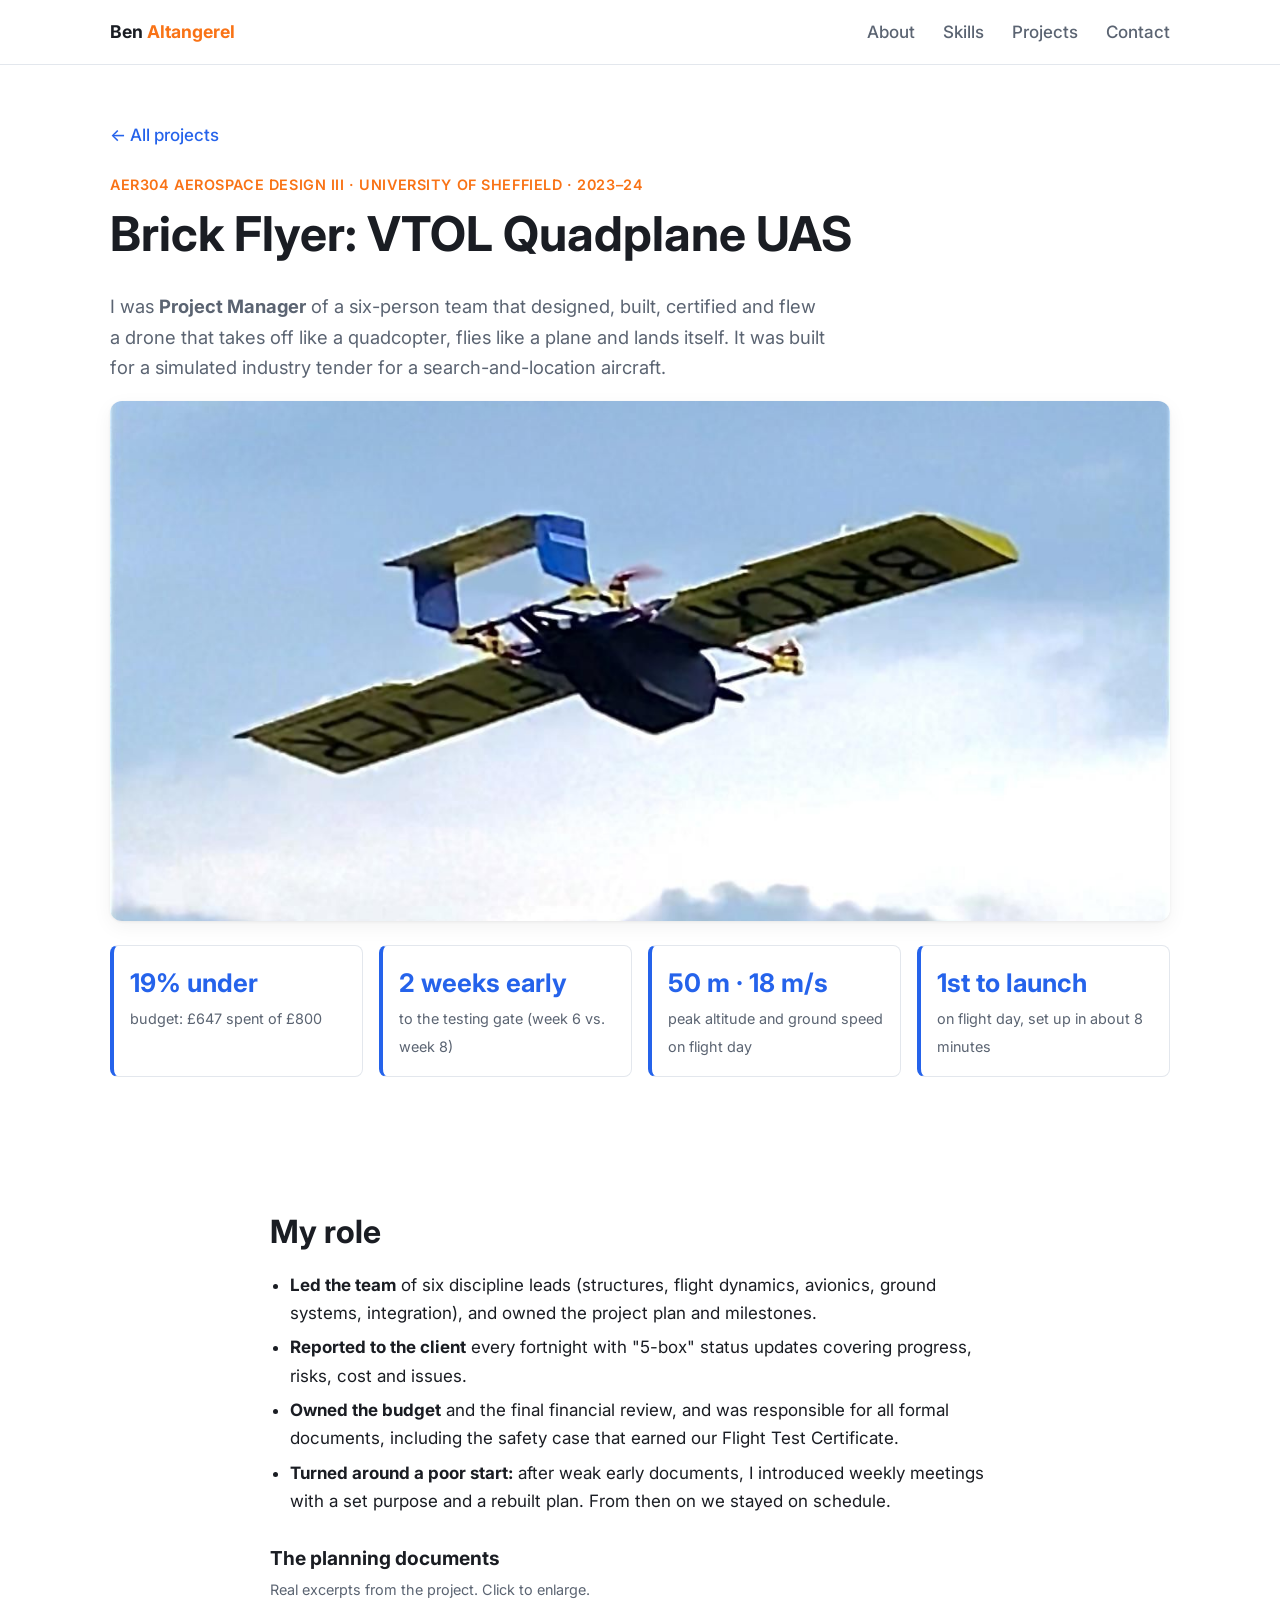
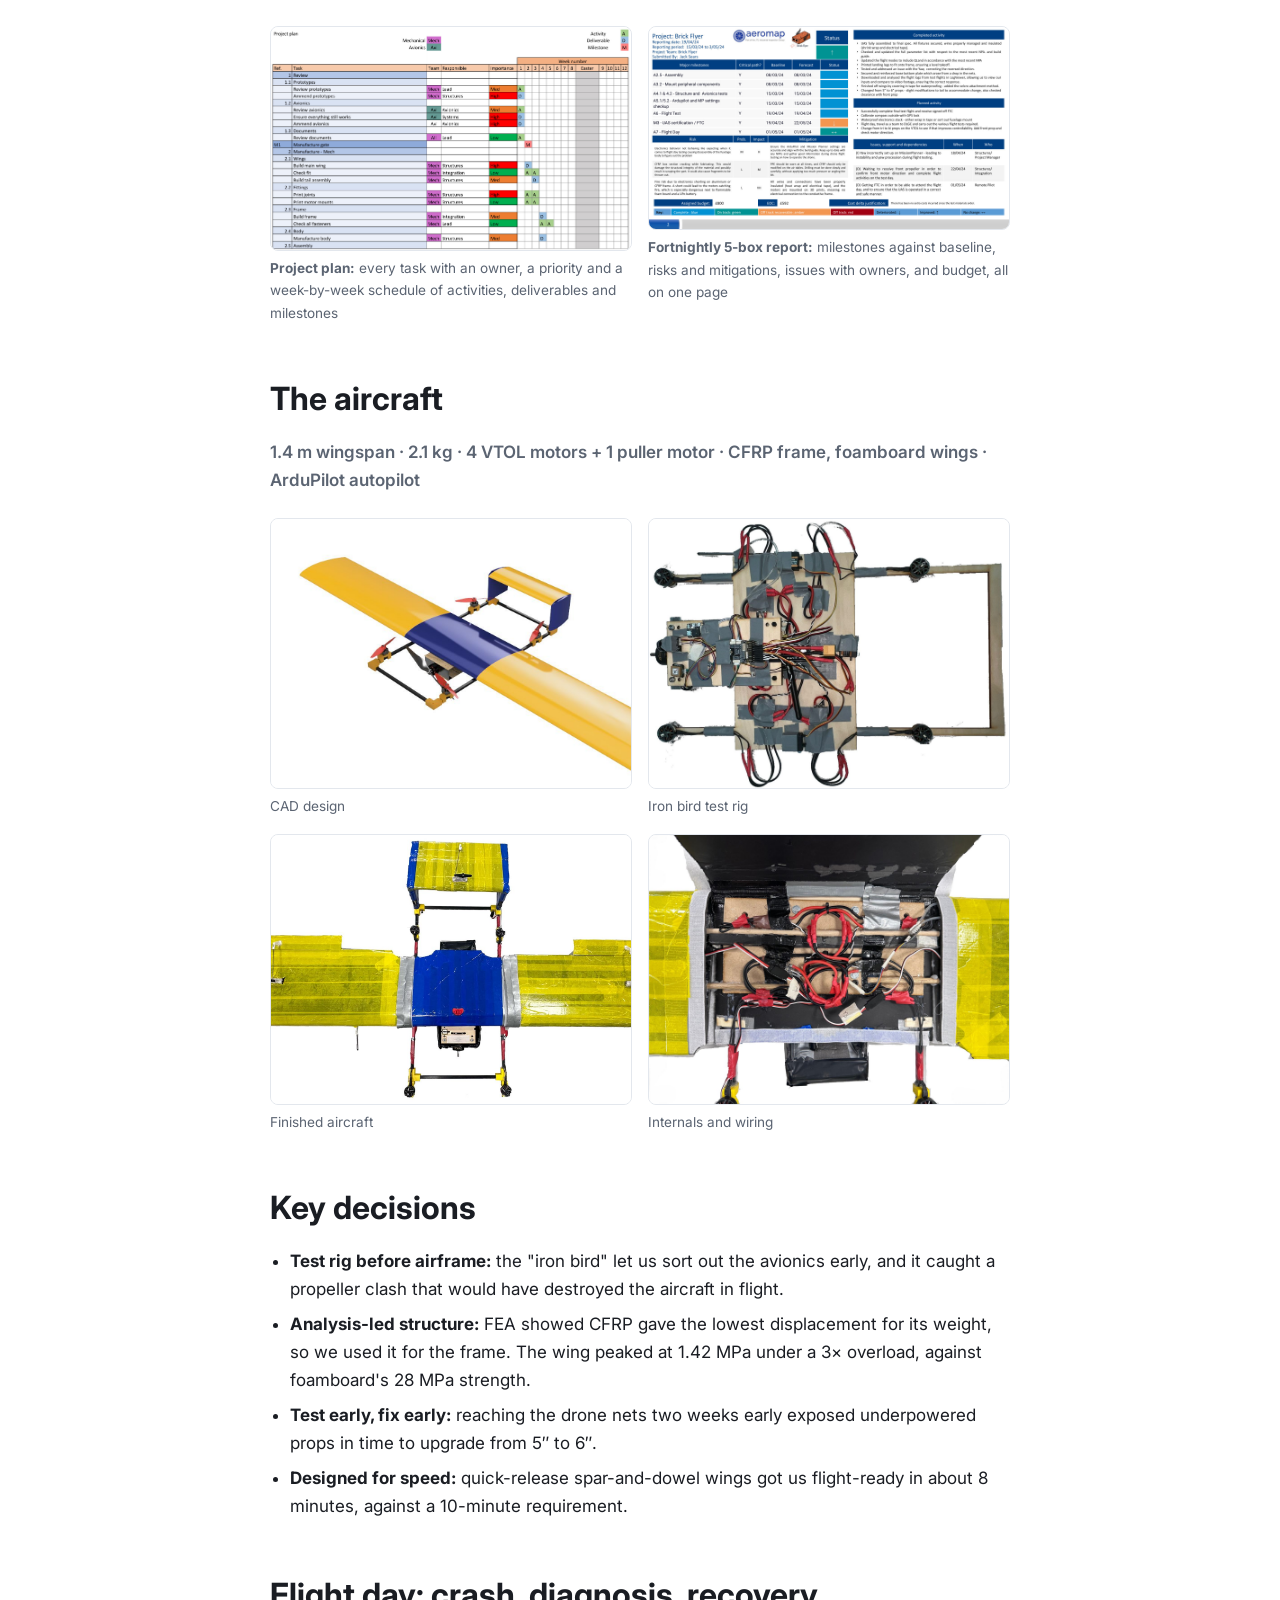
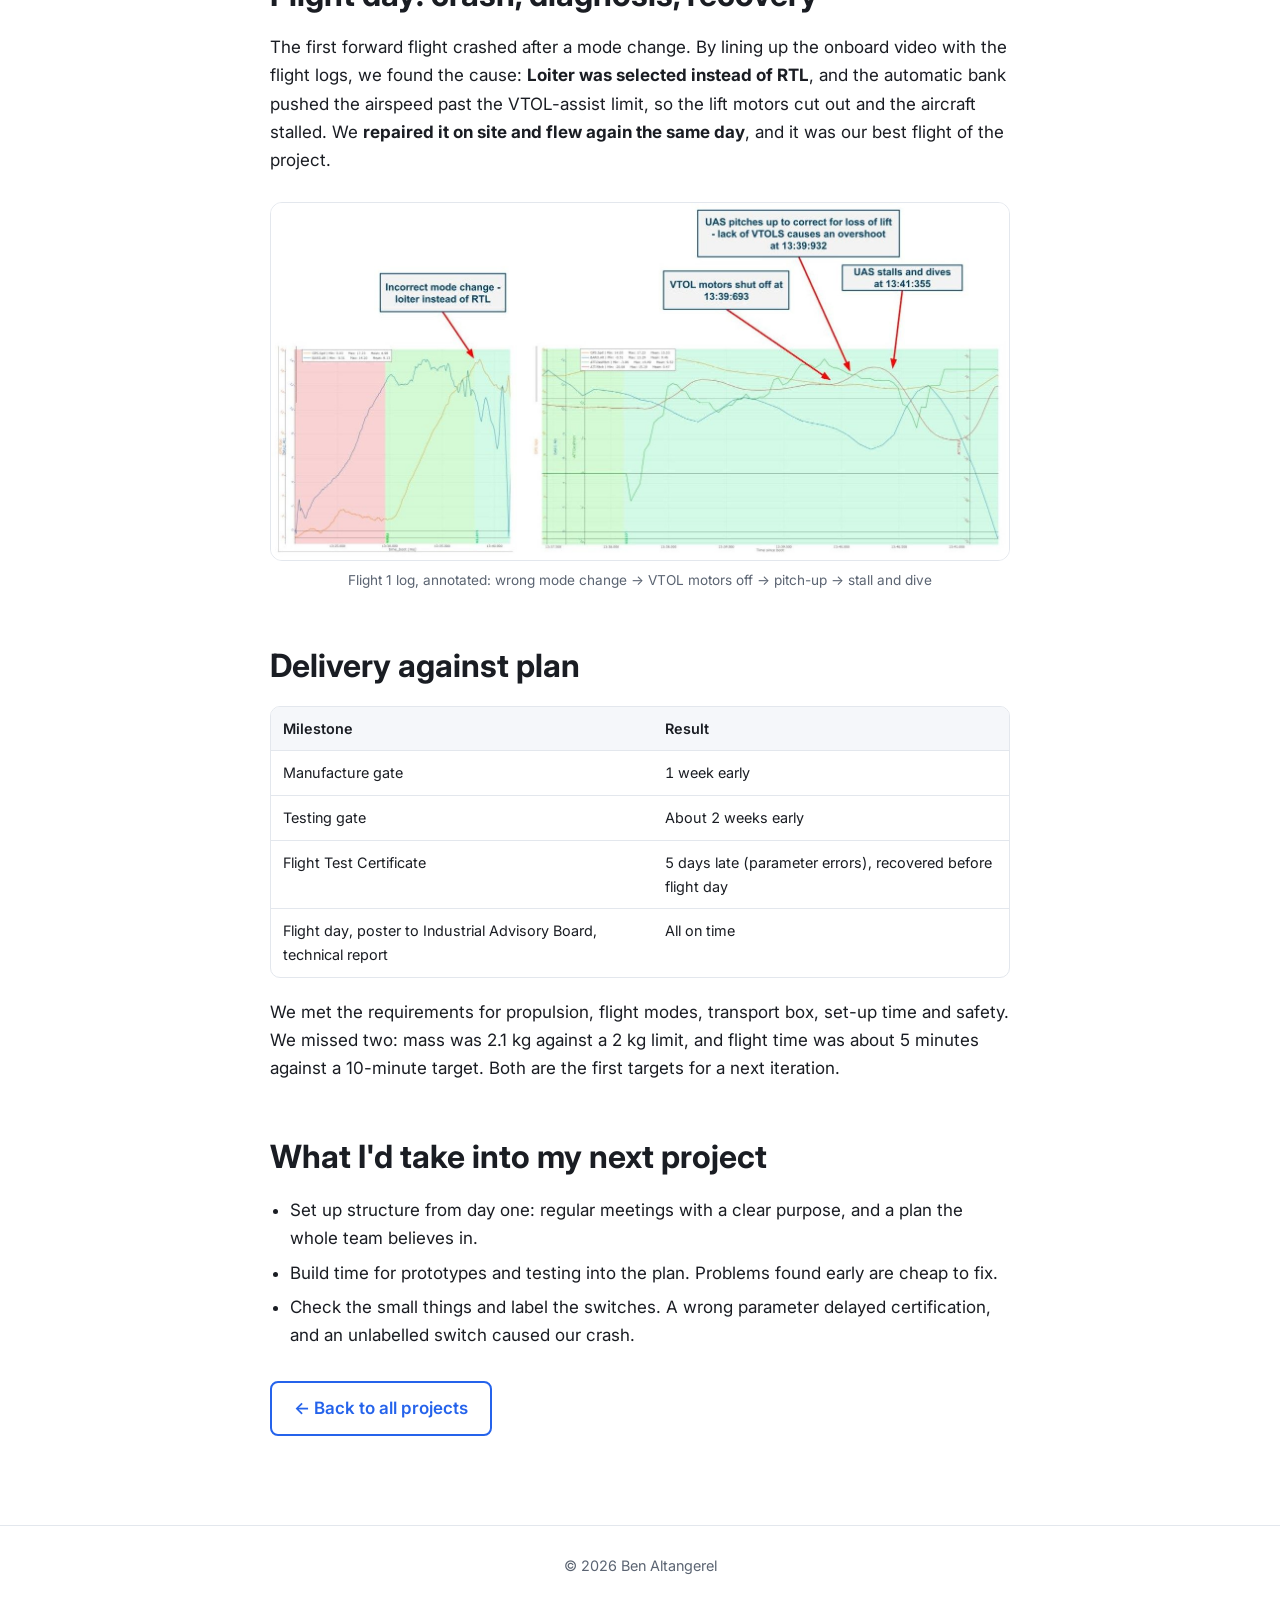
<file: projects/brick-flyer-vtol-uas.html>
<!DOCTYPE html>
<html lang="en">
<head>
  <meta charset="UTF-8">
  <meta name="viewport" content="width=device-width, initial-scale=1.0">
  <title>Brick Flyer: VTOL Quadplane UAS | Ben Altangerel</title>
  <meta name="description" content="Project Manager of a six-person team that designed, built, certified and flew a VTOL quadplane UAS, 19% under budget and two weeks ahead of the testing milestone.">
  <meta property="og:title" content="Brick Flyer: VTOL Quadplane UAS | Ben Altangerel">
  <meta property="og:description" content="Led a six-person team to design, build, certify and fly a VTOL quadplane drone, £153 under budget.">
  <link rel="preconnect" href="https://fonts.googleapis.com">
  <link rel="preconnect" href="https://fonts.gstatic.com" crossorigin>
  <link href="https://fonts.googleapis.com/css2?family=Inter:wght@400;500;600;700;800&display=swap" rel="stylesheet">
  <link rel="stylesheet" href="../css/style.css">
</head>
<body>

  <header class="site-header">
    <nav class="nav container">
      <a href="../index.html" class="brand">Ben <span>Altangerel</span></a>
      <button class="nav-toggle" aria-label="Open menu" aria-expanded="false">&#9776;</button>
      <ul>
        <li><a href="../index.html#about">About</a></li>
        <li><a href="../index.html#skills">Skills</a></li>
        <li><a href="../index.html#projects">Projects</a></li>
        <li><a href="../index.html#contact">Contact</a></li>
      </ul>
    </nav>
  </header>

  <main>
    <section class="project-hero">
      <div class="container">
        <a href="../index.html#projects" class="back-link">&larr; All projects</a>
        <p class="eyebrow">AER304 Aerospace Design III &middot; University of Sheffield &middot; 2023&ndash;24</p>
        <h1>Brick Flyer: VTOL Quadplane UAS</h1>
        <p class="summary">
          I was <strong>Project Manager</strong> of a six-person team that designed, built, certified and flew a drone that takes off
          like a quadcopter, flies like a plane and lands itself. It was built for a simulated industry tender for a search-and-location aircraft.
        </p>

        <img class="cover" src="../images/brick-flyer/flying.jpg" style="object-position: center 22%" alt="Brick Flyer in fixed-wing flight on flight day">

        <div class="results">
          <div><strong>19% under</strong><span>budget: £647 spent of £800</span></div>
          <div><strong>2 weeks early</strong><span>to the testing gate (week 6 vs. week 8)</span></div>
          <div><strong>50 m &middot; 18 m/s</strong><span>peak altitude and ground speed on flight day</span></div>
          <div><strong>1st to launch</strong><span>on flight day, set up in about 8 minutes</span></div>
        </div>
      </div>
    </section>

    <article class="container case-study">

      <h2>My role</h2>
      <!-- TODO (Ben): check these match what you personally did -->
      <ul>
        <li><strong>Led the team</strong> of six discipline leads (structures, flight dynamics, avionics, ground systems, integration), and owned the project plan and milestones.</li>
        <li><strong>Reported to the client</strong> every fortnight with "5-box" status updates covering progress, risks, cost and issues.</li>
        <li><strong>Owned the budget</strong> and the final financial review, and was responsible for all formal documents, including the safety case that earned our Flight Test Certificate.</li>
        <li><strong>Turned around a poor start:</strong> after weak early documents, I introduced weekly meetings with a set purpose and a rebuilt plan. From then on we stayed on schedule.</li>
      </ul>

      <h3>The planning documents</h3>
      <p class="hint">Real excerpts from the project. Click to enlarge.</p>
      <div class="gallery docs">
        <figure>
          <img src="../images/brick-flyer/pm-project-plan.jpg" alt="Excerpt of the project plan: work breakdown with team, owner, priority and week-by-week schedule of activities, deliverables and milestones">
          <figcaption><strong>Project plan:</strong> every task with an owner, a priority and a week-by-week schedule of activities, deliverables and milestones</figcaption>
        </figure>
        <figure>
          <img src="../images/brick-flyer/pm-5box.jpg" alt="Week 8 five-box status report: milestones against baseline, risk register with mitigations, issues with owners, budget and completed and planned activity">
          <figcaption><strong>Fortnightly 5-box report:</strong> milestones against baseline, risks and mitigations, issues with owners, and budget, all on one page</figcaption>
        </figure>
      </div>

      <h2>The aircraft</h2>
      <p class="specs">1.4&nbsp;m wingspan &middot; 2.1&nbsp;kg &middot; 4 VTOL motors + 1 puller motor &middot; CFRP frame, foamboard wings &middot; ArduPilot autopilot</p>
      <div class="gallery quad">
        <figure>
          <img src="../images/brick-flyer/render-iso.jpg" alt="CAD render of the Brick Flyer quadplane">
          <figcaption>CAD design</figcaption>
        </figure>
        <figure>
          <img src="../images/brick-flyer/iron-bird.jpg" alt="The iron bird avionics test rig">
          <figcaption>Iron bird test rig</figcaption>
        </figure>
        <figure>
          <img src="../images/brick-flyer/built-top.jpg" alt="The finished aircraft from above">
          <figcaption>Finished aircraft</figcaption>
        </figure>
        <figure>
          <img src="../images/brick-flyer/internals.jpg" alt="Inside the central wing: plywood core, ESCs and wiring">
          <figcaption>Internals and wiring</figcaption>
        </figure>
      </div>

      <h2>Key decisions</h2>
      <ul>
        <li><strong>Test rig before airframe:</strong> the "iron bird" let us sort out the avionics early, and it caught a propeller clash that would have destroyed the aircraft in flight.</li>
        <li><strong>Analysis-led structure:</strong> FEA showed CFRP gave the lowest displacement for its weight, so we used it for the frame. The wing peaked at 1.42&nbsp;MPa under a 3&times; overload, against foamboard's 28&nbsp;MPa strength.</li>
        <li><strong>Test early, fix early:</strong> reaching the drone nets two weeks early exposed underpowered props in time to upgrade from 5&Prime; to 6&Prime;.</li>
        <li><strong>Designed for speed:</strong> quick-release spar-and-dowel wings got us flight-ready in about 8 minutes, against a 10-minute requirement.</li>
      </ul>

      <h2>Flight day: crash, diagnosis, recovery</h2>
      <p>
        The first forward flight crashed after a mode change. By lining up the onboard video with the flight logs, we found the cause:
        <strong>Loiter was selected instead of RTL</strong>, and the automatic bank pushed the airspeed past the VTOL-assist limit,
        so the lift motors cut out and the aircraft stalled. We <strong>repaired it on site and flew again the same day</strong>,
        and it was our best flight of the project.
      </p>
      <figure class="diagram">
        <img src="../images/brick-flyer/flight1-log.jpg" alt="Annotated flight 1 log showing the incorrect mode change, VTOL motor shut-off, overshoot and stall">
        <figcaption>Flight 1 log, annotated: wrong mode change &rarr; VTOL motors off &rarr; pitch-up &rarr; stall and dive</figcaption>
      </figure>

      <h2>Delivery against plan</h2>
      <div class="table-wrap">
        <table>
          <thead><tr><th>Milestone</th><th>Result</th></tr></thead>
          <tbody>
            <tr><td>Manufacture gate</td><td>1 week early</td></tr>
            <tr><td>Testing gate</td><td>About 2 weeks early</td></tr>
            <tr><td>Flight Test Certificate</td><td>5 days late (parameter errors), recovered before flight day</td></tr>
            <tr><td>Flight day, poster to Industrial Advisory Board, technical report</td><td>All on time</td></tr>
          </tbody>
        </table>
      </div>
      <p>
        We met the requirements for propulsion, flight modes, transport box, set-up time and safety. We missed two: mass was 2.1&nbsp;kg against a 2&nbsp;kg limit,
        and flight time was about 5 minutes against a 10-minute target. Both are the first targets for a next iteration.
      </p>

      <h2>What I'd take into my next project</h2>
      <ul>
        <li>Set up structure from day one: regular meetings with a clear purpose, and a plan the whole team believes in.</li>
        <li>Build time for prototypes and testing into the plan. Problems found early are cheap to fix.</li>
        <li>Check the small things and label the switches. A wrong parameter delayed certification, and an unlabelled switch caused our crash.</li>
      </ul>

      <p style="margin-top:32px"><a href="../index.html#projects" class="btn outline">&larr; Back to all projects</a></p>
    </article>
  </main>

  <footer class="site-footer">
    <div class="container">&copy; <span class="year"></span> Ben Altangerel</div>
  </footer>

  <script src="../js/main.js"></script>
</body>
</html>
</file>
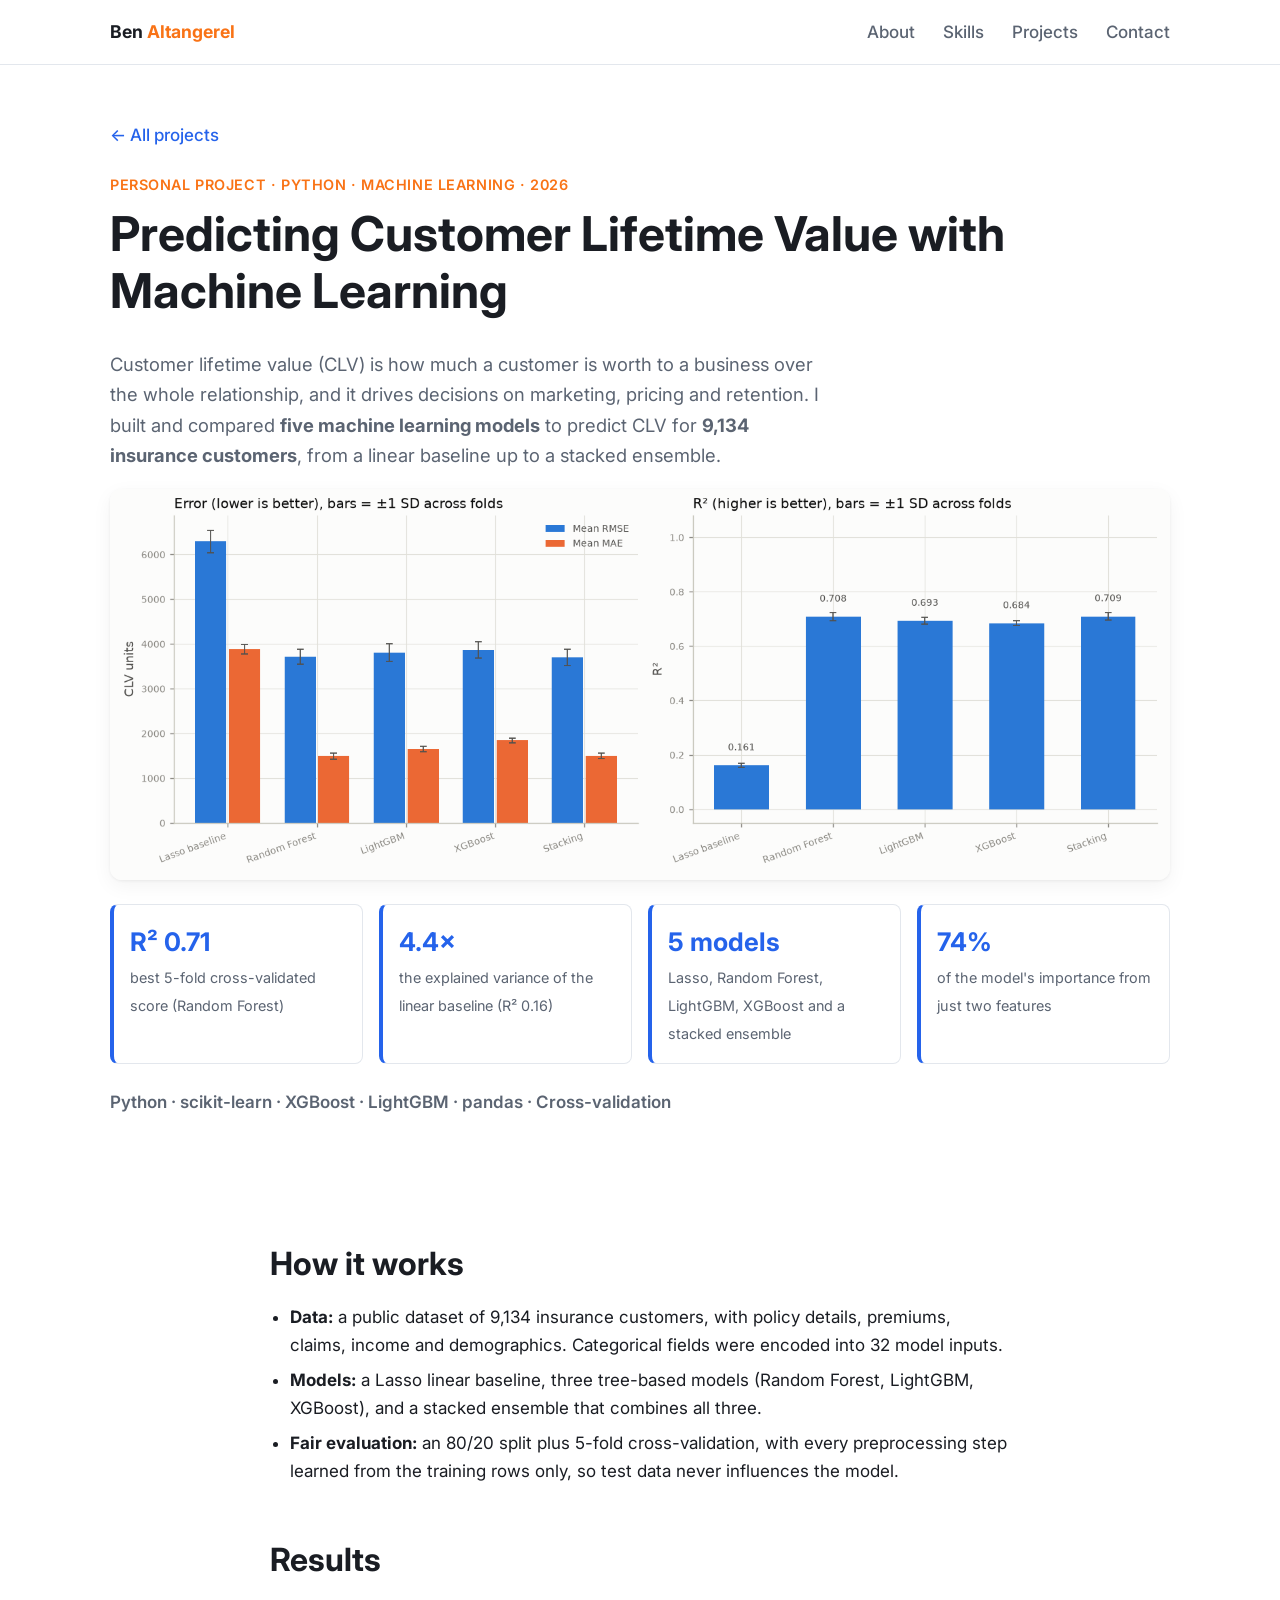
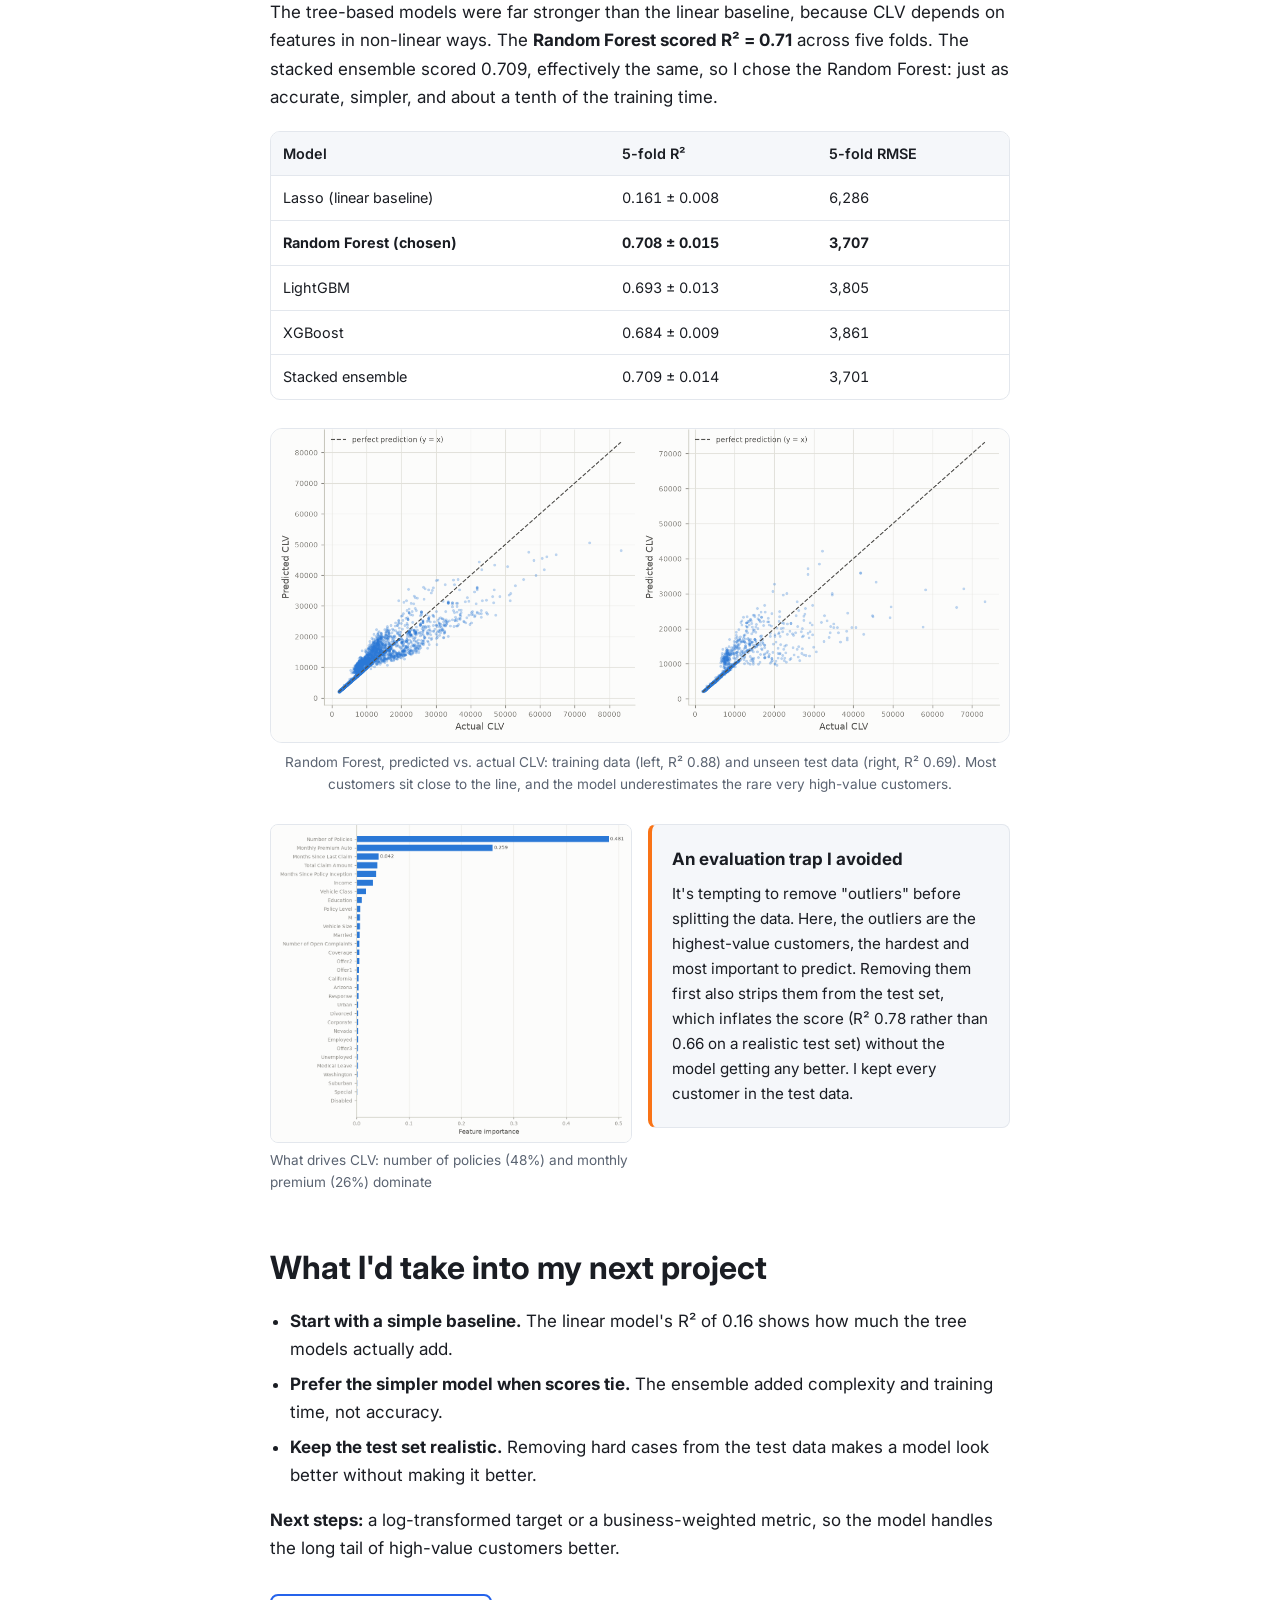
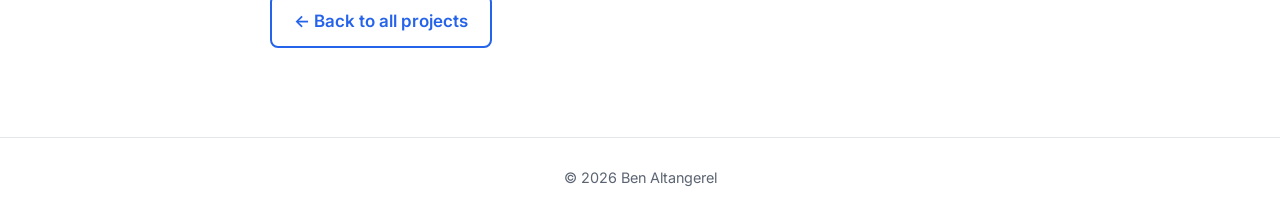
<file: projects/clv-prediction.html>
<!DOCTYPE html>
<html lang="en">
<head>
  <meta charset="UTF-8">
  <meta name="viewport" content="width=device-width, initial-scale=1.0">
  <title>Customer Lifetime Value Prediction | Ben Altangerel</title>
  <meta name="description" content="Five machine learning models compared for predicting customer lifetime value for 9,134 insurance customers, with Random Forest reaching R² 0.71 in 5-fold cross-validation.">
  <meta property="og:title" content="Customer Lifetime Value Prediction | Ben Altangerel">
  <meta property="og:description" content="Machine learning in Python: predicting customer lifetime value with five models, from a linear baseline to a stacked ensemble.">
  <link rel="preconnect" href="https://fonts.googleapis.com">
  <link rel="preconnect" href="https://fonts.gstatic.com" crossorigin>
  <link href="https://fonts.googleapis.com/css2?family=Inter:wght@400;500;600;700;800&display=swap" rel="stylesheet">
  <link rel="stylesheet" href="../css/style.css">
</head>
<body>

  <header class="site-header">
    <nav class="nav container">
      <a href="../index.html" class="brand">Ben <span>Altangerel</span></a>
      <button class="nav-toggle" aria-label="Open menu" aria-expanded="false">&#9776;</button>
      <ul>
        <li><a href="../index.html#about">About</a></li>
        <li><a href="../index.html#skills">Skills</a></li>
        <li><a href="../index.html#projects">Projects</a></li>
        <li><a href="../index.html#contact">Contact</a></li>
      </ul>
    </nav>
  </header>

  <main>
    <section class="project-hero">
      <div class="container">
        <a href="../index.html#projects" class="back-link">&larr; All projects</a>
        <p class="eyebrow">Personal project &middot; Python &middot; Machine learning &middot; 2026</p>
        <h1>Predicting Customer Lifetime Value with Machine Learning</h1>
        <p class="summary">
          Customer lifetime value (CLV) is how much a customer is worth to a business over the whole relationship, and it drives decisions on
          marketing, pricing and retention. I built and compared <strong>five machine learning models</strong> to predict CLV for
          <strong>9,134 insurance customers</strong>, from a linear baseline up to a stacked ensemble.
        </p>

        <img class="cover" src="../images/clv/model-comparison.png" style="object-fit: contain; background: #fff; max-height: 520px" alt="Five-fold cross-validation error and R squared for the five models">

        <div class="results">
          <div><strong>R&sup2; 0.71</strong><span>best 5-fold cross-validated score (Random Forest)</span></div>
          <div><strong>4.4&times;</strong><span>the explained variance of the linear baseline (R&sup2; 0.16)</span></div>
          <div><strong>5 models</strong><span>Lasso, Random Forest, LightGBM, XGBoost and a stacked ensemble</span></div>
          <div><strong>74%</strong><span>of the model's importance from just two features</span></div>
        </div>
        <p class="specs">Python &middot; scikit-learn &middot; XGBoost &middot; LightGBM &middot; pandas &middot; Cross-validation</p>
      </div>
    </section>

    <article class="container case-study">

      <h2>How it works</h2>
      <ul>
        <li><strong>Data:</strong> a public dataset of 9,134 insurance customers, with policy details, premiums, claims, income and demographics. Categorical fields were encoded into 32 model inputs.</li>
        <li><strong>Models:</strong> a Lasso linear baseline, three tree-based models (Random Forest, LightGBM, XGBoost), and a stacked ensemble that combines all three.</li>
        <li><strong>Fair evaluation:</strong> an 80/20 split plus 5-fold cross-validation, with every preprocessing step learned from the training rows only, so test data never influences the model.</li>      </ul>

      <h2>Results</h2>
      <p>
        The tree-based models were far stronger than the linear baseline, because CLV depends on features in non-linear ways. The
        <strong>Random Forest scored R&sup2;&nbsp;=&nbsp;0.71</strong> across five folds. The stacked ensemble scored 0.709, effectively the same, so I
        chose the Random Forest: just as accurate, simpler, and about a tenth of the training time.
      </p>
      <div class="table-wrap">
        <table>
          <thead><tr><th>Model</th><th>5-fold R&sup2;</th><th>5-fold RMSE</th></tr></thead>
          <tbody>
            <tr><td>Lasso (linear baseline)</td><td>0.161 &plusmn; 0.008</td><td>6,286</td></tr>
            <tr><td><strong>Random Forest (chosen)</strong></td><td><strong>0.708 &plusmn; 0.015</strong></td><td><strong>3,707</strong></td></tr>
            <tr><td>LightGBM</td><td>0.693 &plusmn; 0.013</td><td>3,805</td></tr>
            <tr><td>XGBoost</td><td>0.684 &plusmn; 0.009</td><td>3,861</td></tr>
            <tr><td>Stacked ensemble</td><td>0.709 &plusmn; 0.014</td><td>3,701</td></tr>
          </tbody>
        </table>
      </div>
      <figure class="diagram">
        <img src="../images/clv/rf-pred-vs-actual.png" alt="Random Forest predicted against actual CLV for training and test customers">
        <figcaption>Random Forest, predicted vs. actual CLV: training data (left, R&sup2; 0.88) and unseen test data (right, R&sup2; 0.69). Most customers sit close to the line, and the model underestimates the rare very high-value customers.</figcaption>
      </figure>
      <div class="gallery docs">
        <figure>
          <img src="../images/clv/rf-feature-importance.png" alt="Random Forest feature importance, led by number of policies and monthly premium">
          <figcaption>What drives CLV: number of policies (48%) and monthly premium (26%) dominate</figcaption>
        </figure>
        <figure class="callout-fig">
          <div class="callout">
            <strong>An evaluation trap I avoided</strong>
            <p>
              It's tempting to remove "outliers" before splitting the data. Here, the outliers are the highest-value customers, the hardest and most important to
              predict. Removing them first also strips them from the test set, which inflates the score (R&sup2; 0.78 rather than 0.66 on a realistic
              test set) without the model getting any better. I kept every customer in the test data.
            </p>
          </div>
        </figure>
      </div>

      <h2>What I'd take into my next project</h2>
      <ul>
        <li><strong>Start with a simple baseline.</strong> The linear model's R&sup2; of 0.16 shows how much the tree models actually add.</li>
        <li><strong>Prefer the simpler model when scores tie.</strong> The ensemble added complexity and training time, not accuracy.</li>
        <li><strong>Keep the test set realistic.</strong> Removing hard cases from the test data makes a model look better without making it better.</li>
      </ul>
      <p><strong>Next steps:</strong> a log-transformed target or a business-weighted metric, so the model handles the long tail of high-value customers better.</p>

      <p style="margin-top:32px"><a href="../index.html#projects" class="btn outline">&larr; Back to all projects</a></p>
    </article>
  </main>

  <footer class="site-footer">
    <div class="container">&copy; <span class="year"></span> Ben Altangerel</div>
  </footer>

  <script src="../js/main.js"></script>
</body>
</html>
</file>
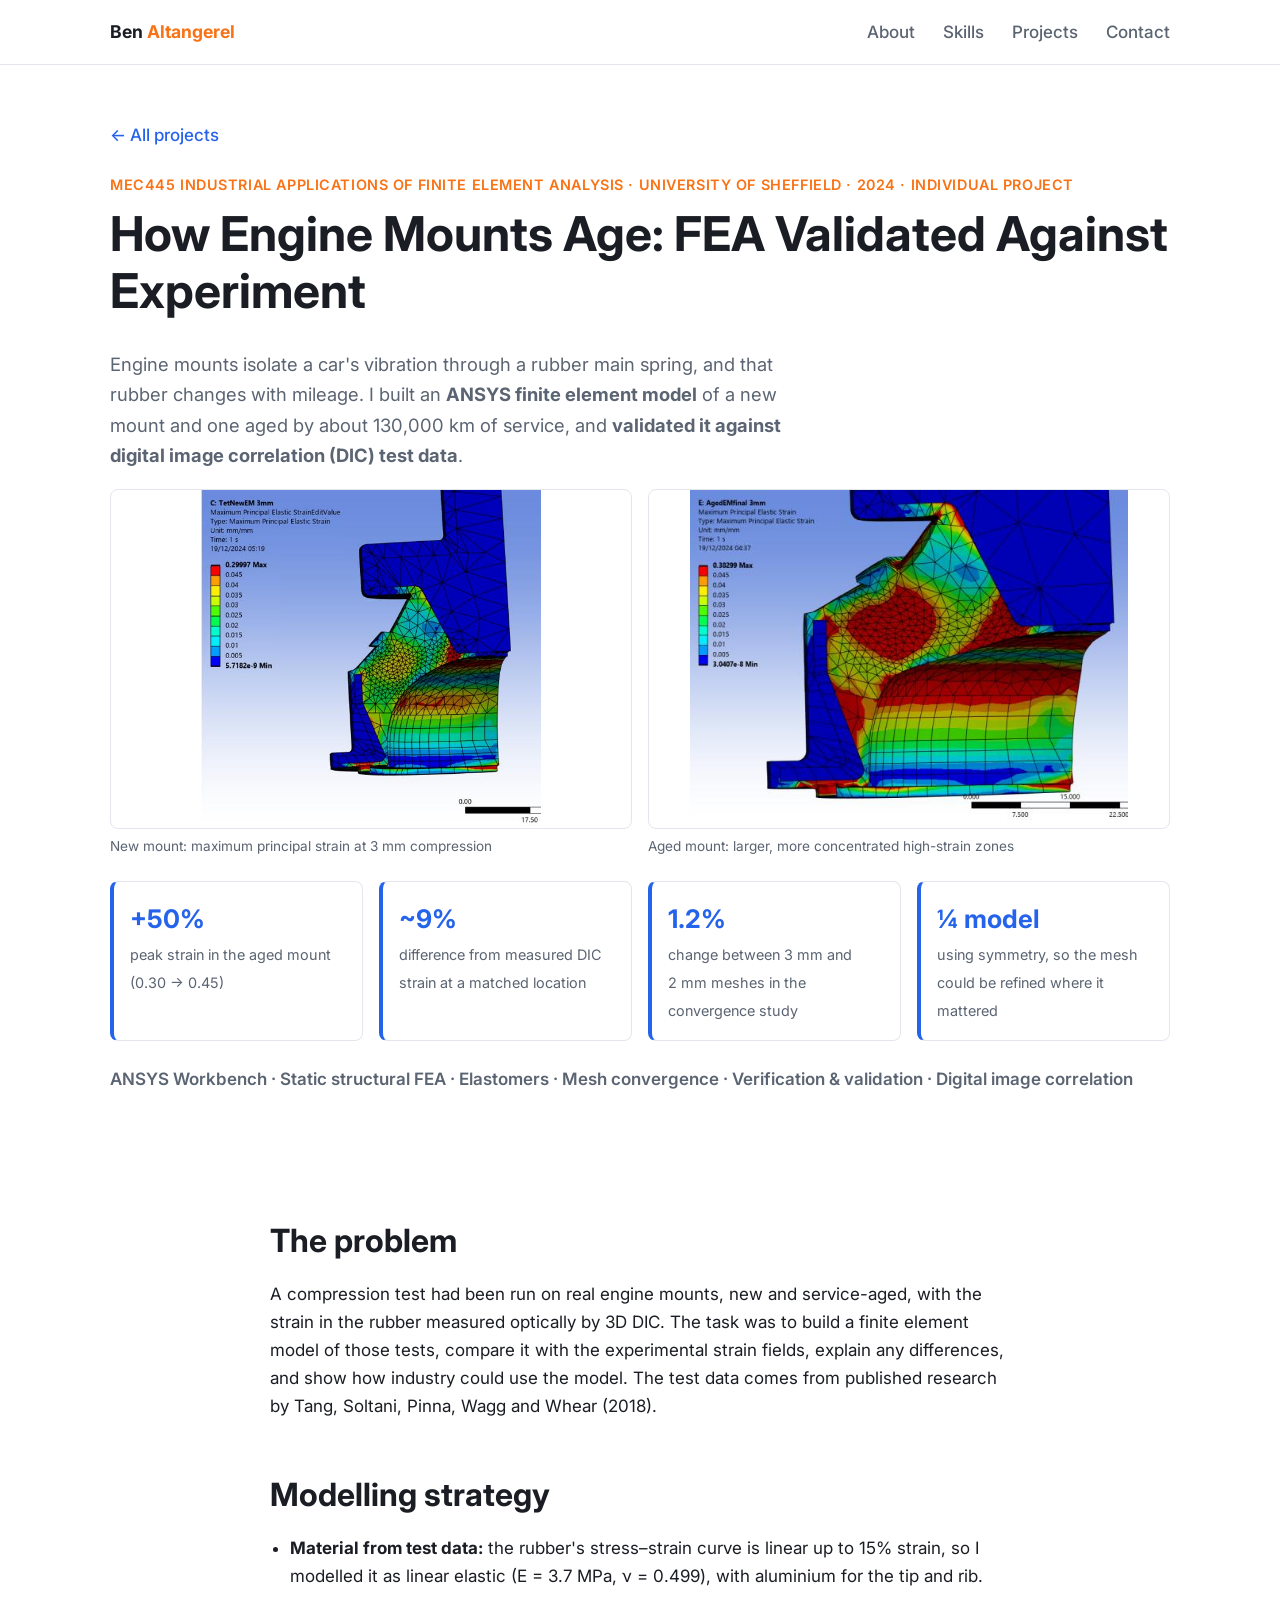
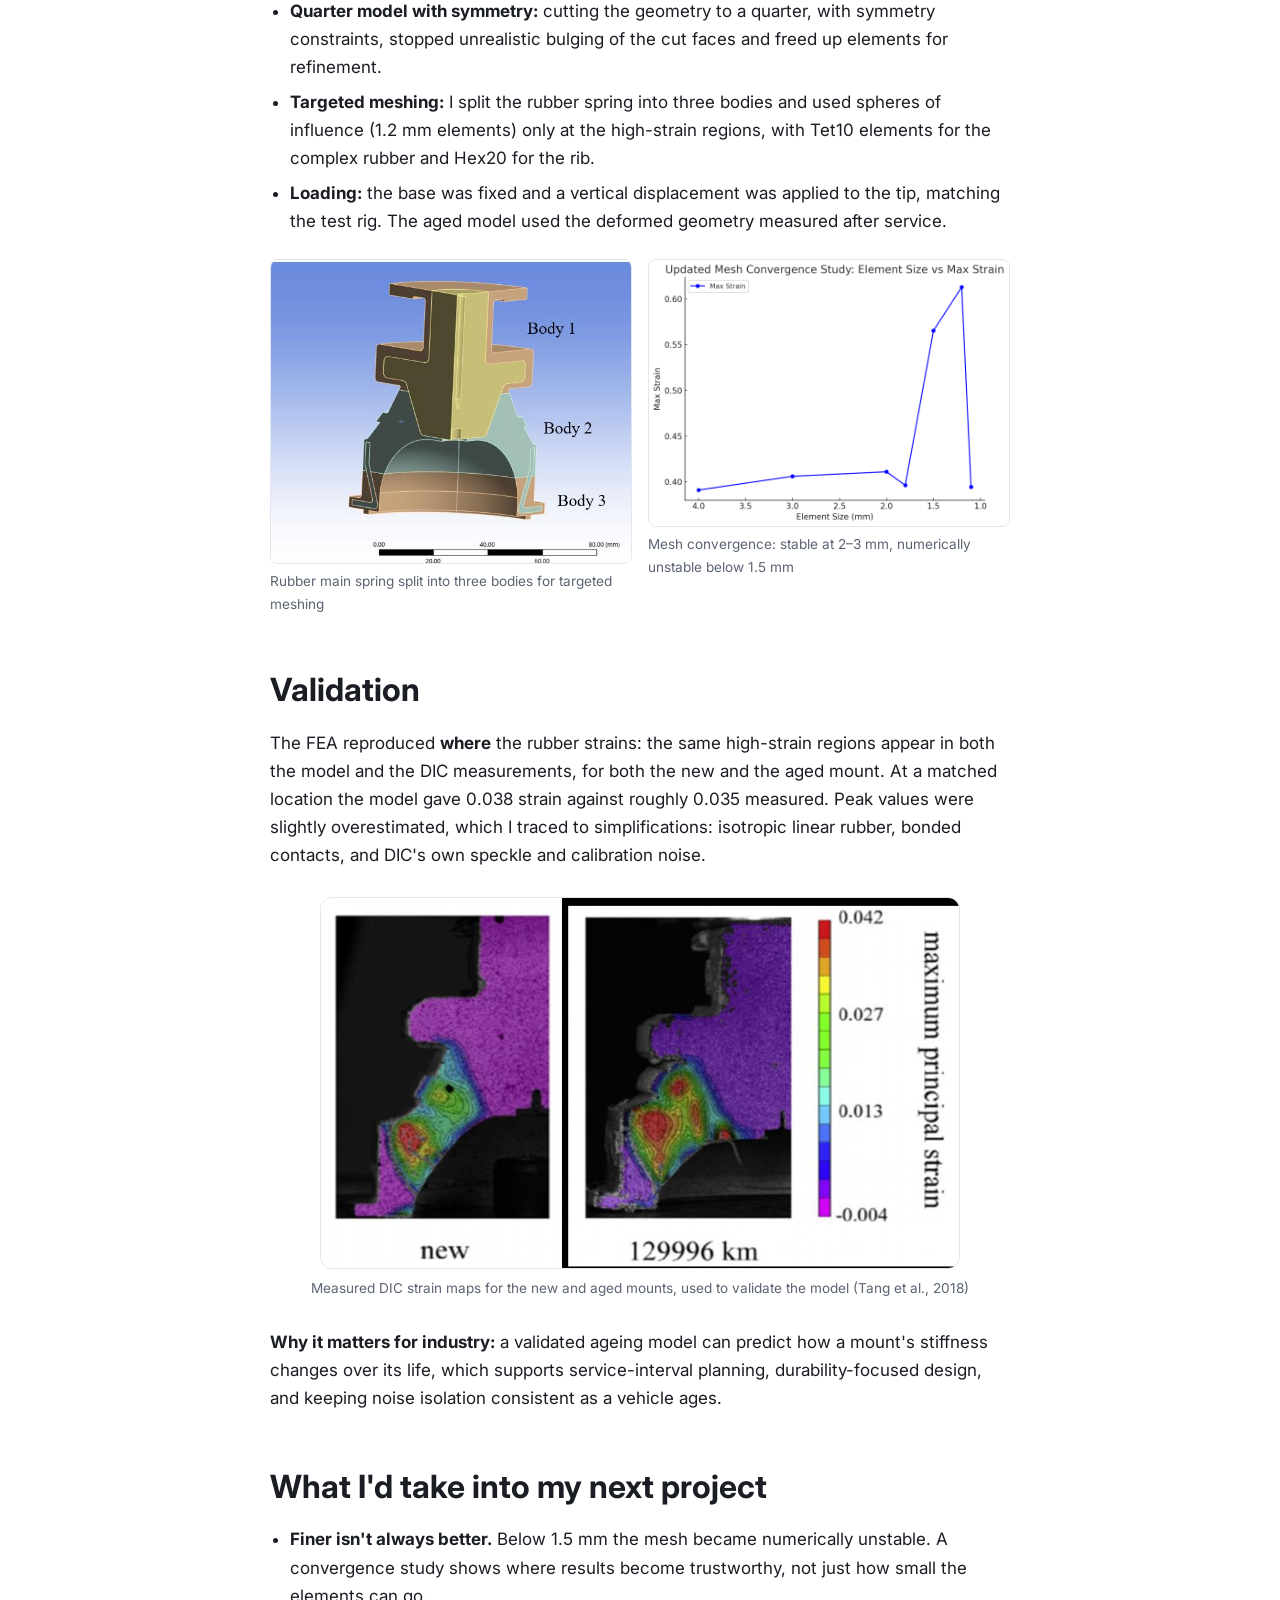
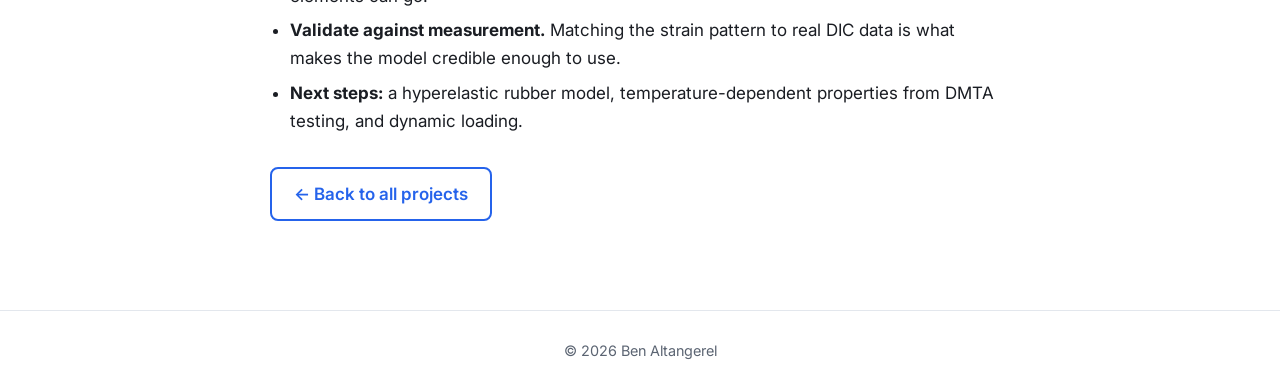
<file: projects/engine-mount-fea.html>
<!DOCTYPE html>
<html lang="en">
<head>
  <meta charset="UTF-8">
  <meta name="viewport" content="width=device-width, initial-scale=1.0">
  <title>Engine Mount Ageing FEA | Ben Altangerel</title>
  <meta name="description" content="ANSYS finite element model of a new and service-aged automotive engine mount, validated against digital image correlation test data.">
  <meta property="og:title" content="Engine Mount Ageing FEA | Ben Altangerel">
  <meta property="og:description" content="ANSYS FEA of new vs. service-aged engine mounts, validated against digital image correlation experiments.">
  <link rel="preconnect" href="https://fonts.googleapis.com">
  <link rel="preconnect" href="https://fonts.gstatic.com" crossorigin>
  <link href="https://fonts.googleapis.com/css2?family=Inter:wght@400;500;600;700;800&display=swap" rel="stylesheet">
  <link rel="stylesheet" href="../css/style.css">
</head>
<body>

  <header class="site-header">
    <nav class="nav container">
      <a href="../index.html" class="brand">Ben <span>Altangerel</span></a>
      <button class="nav-toggle" aria-label="Open menu" aria-expanded="false">&#9776;</button>
      <ul>
        <li><a href="../index.html#about">About</a></li>
        <li><a href="../index.html#skills">Skills</a></li>
        <li><a href="../index.html#projects">Projects</a></li>
        <li><a href="../index.html#contact">Contact</a></li>
      </ul>
    </nav>
  </header>

  <main>
    <section class="project-hero">
      <div class="container">
        <a href="../index.html#projects" class="back-link">&larr; All projects</a>
        <p class="eyebrow">MEC445 Industrial Applications of Finite Element Analysis &middot; University of Sheffield &middot; 2024 &middot; Individual project</p>
        <h1>How Engine Mounts Age: FEA Validated Against Experiment</h1>
        <p class="summary">
          Engine mounts isolate a car's vibration through a rubber main spring, and that rubber changes with mileage. I built an
          <strong>ANSYS finite element model</strong> of a new mount and one aged by about 130,000&nbsp;km of service, and
          <strong>validated it against digital image correlation (DIC) test data</strong>.
        </p>

        <div class="gallery docs hero-pair">
          <figure>
            <img src="../images/engine-mount/strain-new.jpg" alt="Maximum principal strain in the new engine mount under 3 mm compression">
            <figcaption>New mount: maximum principal strain at 3&nbsp;mm compression</figcaption>
          </figure>
          <figure>
            <img src="../images/engine-mount/strain-aged.jpg" alt="Maximum principal strain in the service-aged engine mount under 3 mm compression">
            <figcaption>Aged mount: larger, more concentrated high-strain zones</figcaption>
          </figure>
        </div>

        <div class="results">
          <div><strong>+50%</strong><span>peak strain in the aged mount (0.30 &rarr; 0.45)</span></div>
          <div><strong>~9%</strong><span>difference from measured DIC strain at a matched location</span></div>
          <div><strong>1.2%</strong><span>change between 3&nbsp;mm and 2&nbsp;mm meshes in the convergence study</span></div>
          <div><strong>&frac14; model</strong><span>using symmetry, so the mesh could be refined where it mattered</span></div>
        </div>
        <p class="specs">ANSYS Workbench &middot; Static structural FEA &middot; Elastomers &middot; Mesh convergence &middot; Verification &amp; validation &middot; Digital image correlation</p>
      </div>
    </section>

    <article class="container case-study">

      <h2>The problem</h2>
      <p>
        A compression test had been run on real engine mounts, new and service-aged, with the strain in the rubber measured optically by 3D DIC.
        The task was to build a finite element model of those tests, compare it with the experimental strain fields, explain any differences,
        and show how industry could use the model. The test data comes from published research by Tang, Soltani, Pinna, Wagg and Whear (2018).
      </p>

      <h2>Modelling strategy</h2>
      <ul>
        <li><strong>Material from test data:</strong> the rubber's stress&ndash;strain curve is linear up to 15% strain, so I modelled it as linear elastic (E&nbsp;=&nbsp;3.7&nbsp;MPa, &nu;&nbsp;=&nbsp;0.499), with aluminium for the tip and rib.</li>
        <li><strong>Quarter model with symmetry:</strong> cutting the geometry to a quarter, with symmetry constraints, stopped unrealistic bulging of the cut faces and freed up elements for refinement.</li>
        <li><strong>Targeted meshing:</strong> I split the rubber spring into three bodies and used spheres of influence (1.2&nbsp;mm elements) only at the high-strain regions, with Tet10 elements for the complex rubber and Hex20 for the rib.</li>
        <li><strong>Loading:</strong> the base was fixed and a vertical displacement was applied to the tip, matching the test rig. The aged model used the deformed geometry measured after service.</li>
      </ul>
      <div class="gallery docs">
        <figure>
          <img src="../images/engine-mount/model-bodies.jpg" alt="Engine mount quarter model with the rubber main spring split into three bodies">
          <figcaption>Rubber main spring split into three bodies for targeted meshing</figcaption>
        </figure>
        <figure>
          <img src="../images/engine-mount/mesh-convergence.png" alt="Mesh convergence plot of element size against maximum principal strain">
          <figcaption>Mesh convergence: stable at 2&ndash;3&nbsp;mm, numerically unstable below 1.5&nbsp;mm</figcaption>
        </figure>
      </div>

      <h2>Validation</h2>
      <p>
        The FEA reproduced <strong>where</strong> the rubber strains: the same high-strain regions appear in both the model and the DIC measurements,
        for both the new and the aged mount. At a matched location the model gave 0.038 strain against roughly 0.035 measured. Peak values were
        slightly overestimated, which I traced to simplifications: isotropic linear rubber, bonded contacts, and DIC's own speckle and calibration noise.
      </p>
      <figure class="diagram">
        <img src="../images/engine-mount/dic-experiment.jpg" alt="Measured DIC maximum principal strain maps for a new and a service-aged engine mount" style="max-width: 640px; margin: 0 auto; display: block">
        <figcaption>Measured DIC strain maps for the new and aged mounts, used to validate the model (Tang et al., 2018)</figcaption>
      </figure>
      <p>
        <strong>Why it matters for industry:</strong> a validated ageing model can predict how a mount's stiffness changes over its life, which supports
        service-interval planning, durability-focused design, and keeping noise isolation consistent as a vehicle ages.
      </p>

      <h2>What I'd take into my next project</h2>
      <ul>
        <li><strong>Finer isn't always better.</strong> Below 1.5&nbsp;mm the mesh became numerically unstable. A convergence study shows where results become trustworthy, not just how small the elements can go.</li>
        <li><strong>Validate against measurement.</strong> Matching the strain pattern to real DIC data is what makes the model credible enough to use.</li>
        <li><strong>Next steps:</strong> a hyperelastic rubber model, temperature-dependent properties from DMTA testing, and dynamic loading.</li>
      </ul>

      <p style="margin-top:32px"><a href="../index.html#projects" class="btn outline">&larr; Back to all projects</a></p>
    </article>
  </main>

  <footer class="site-footer">
    <div class="container">&copy; <span class="year"></span> Ben Altangerel</div>
  </footer>

  <script src="../js/main.js"></script>
</body>
</html>
</file>
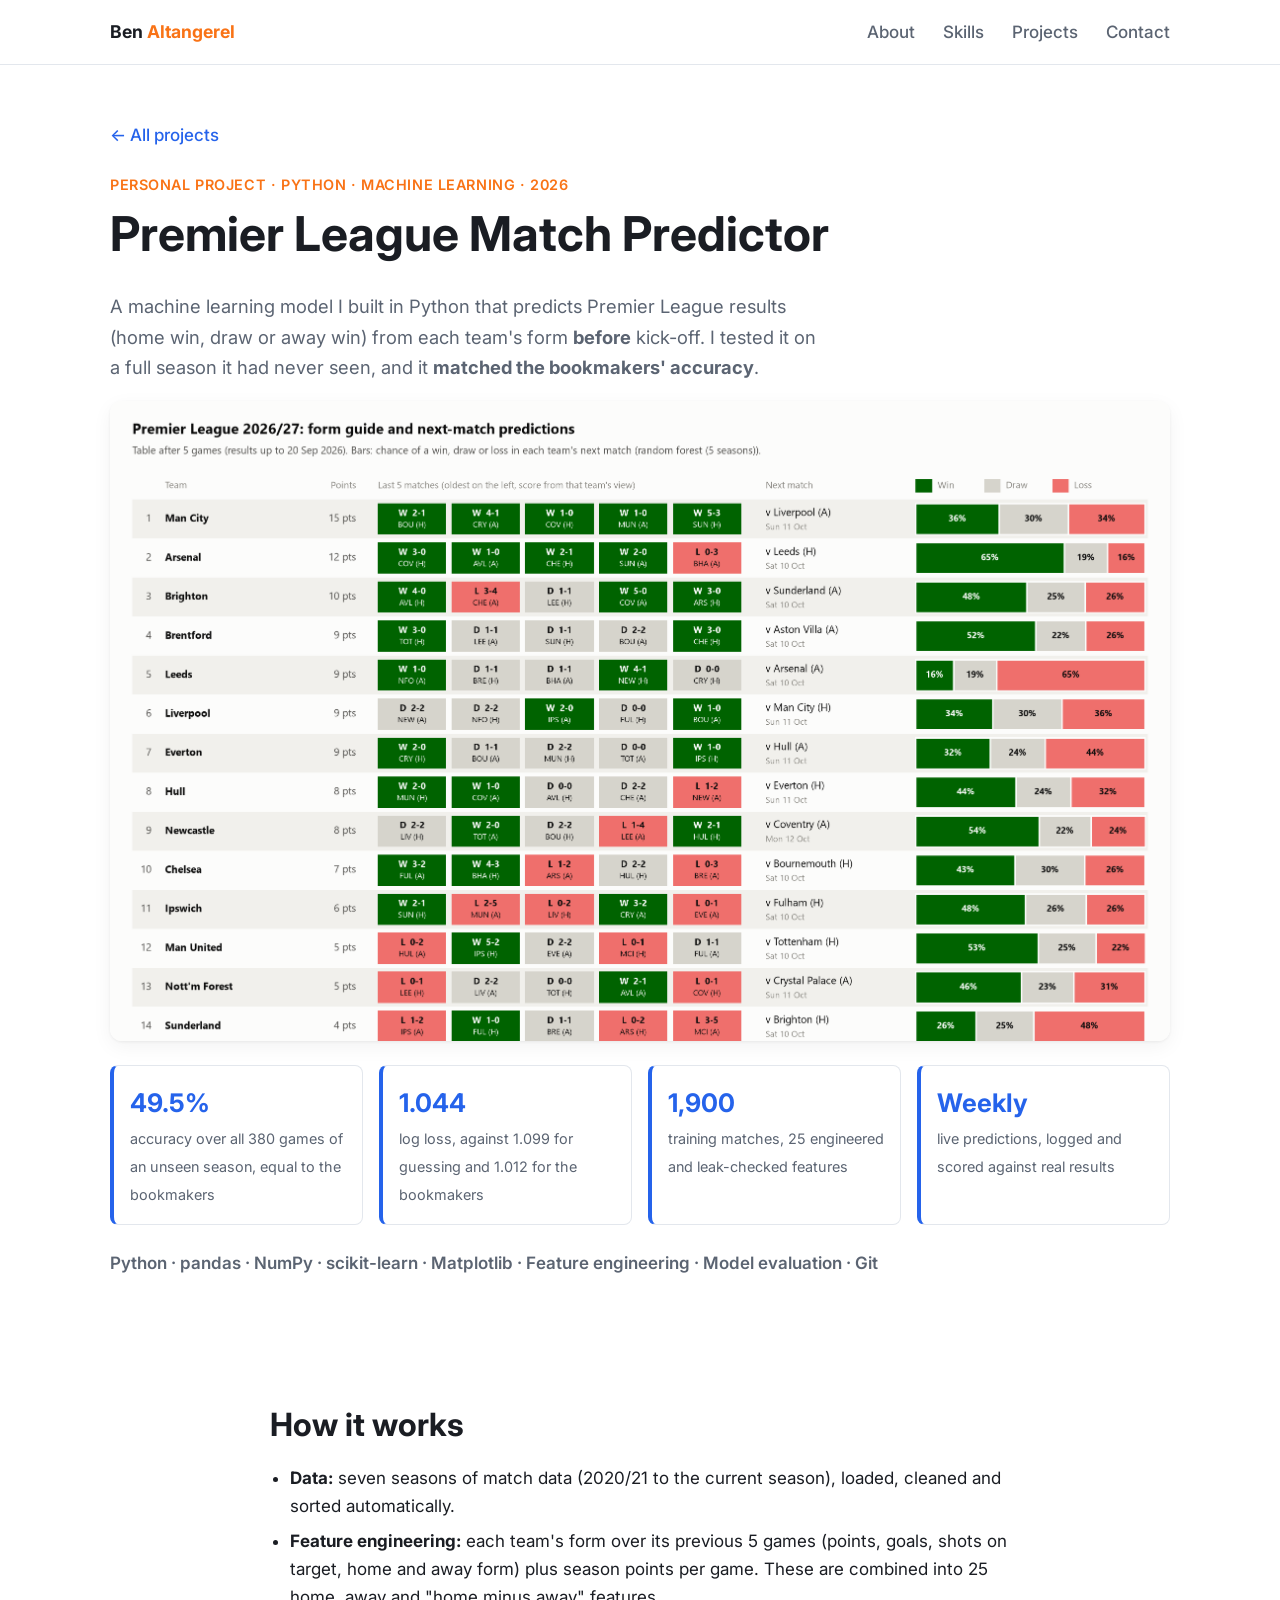
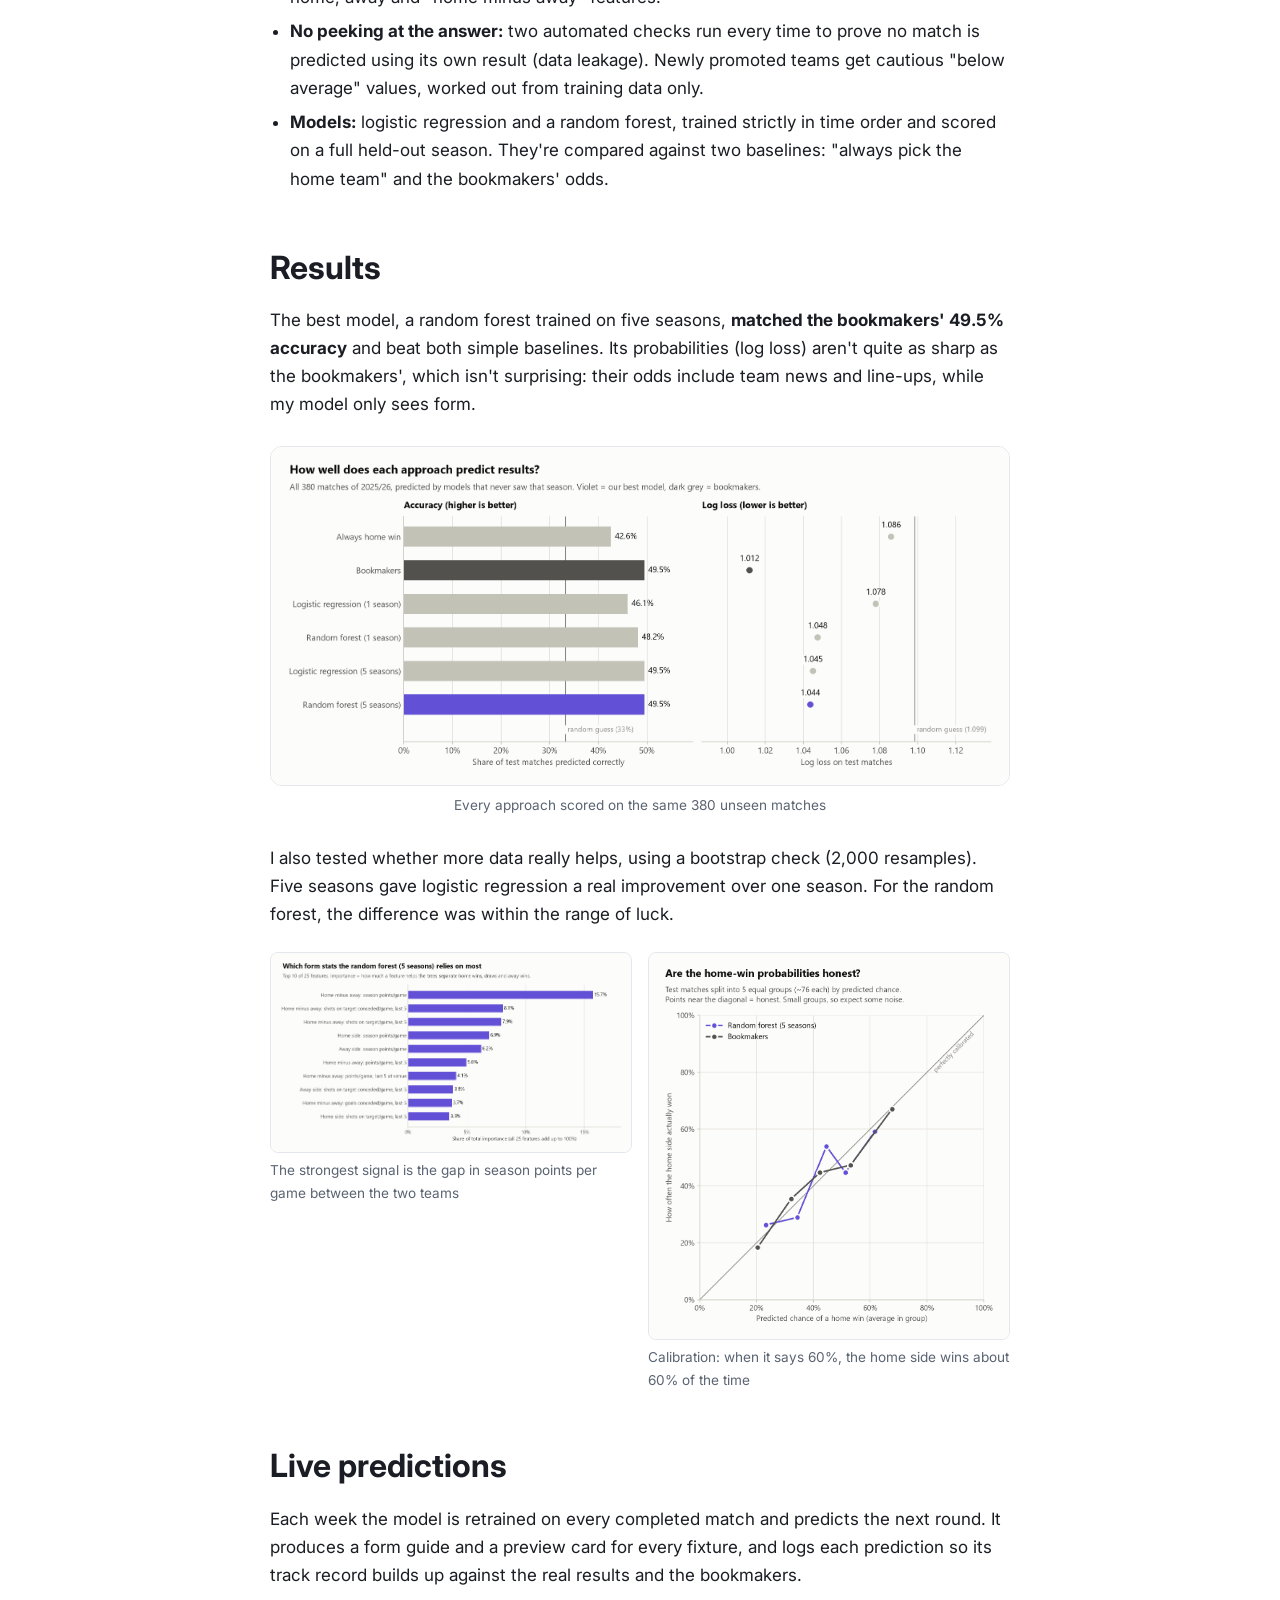
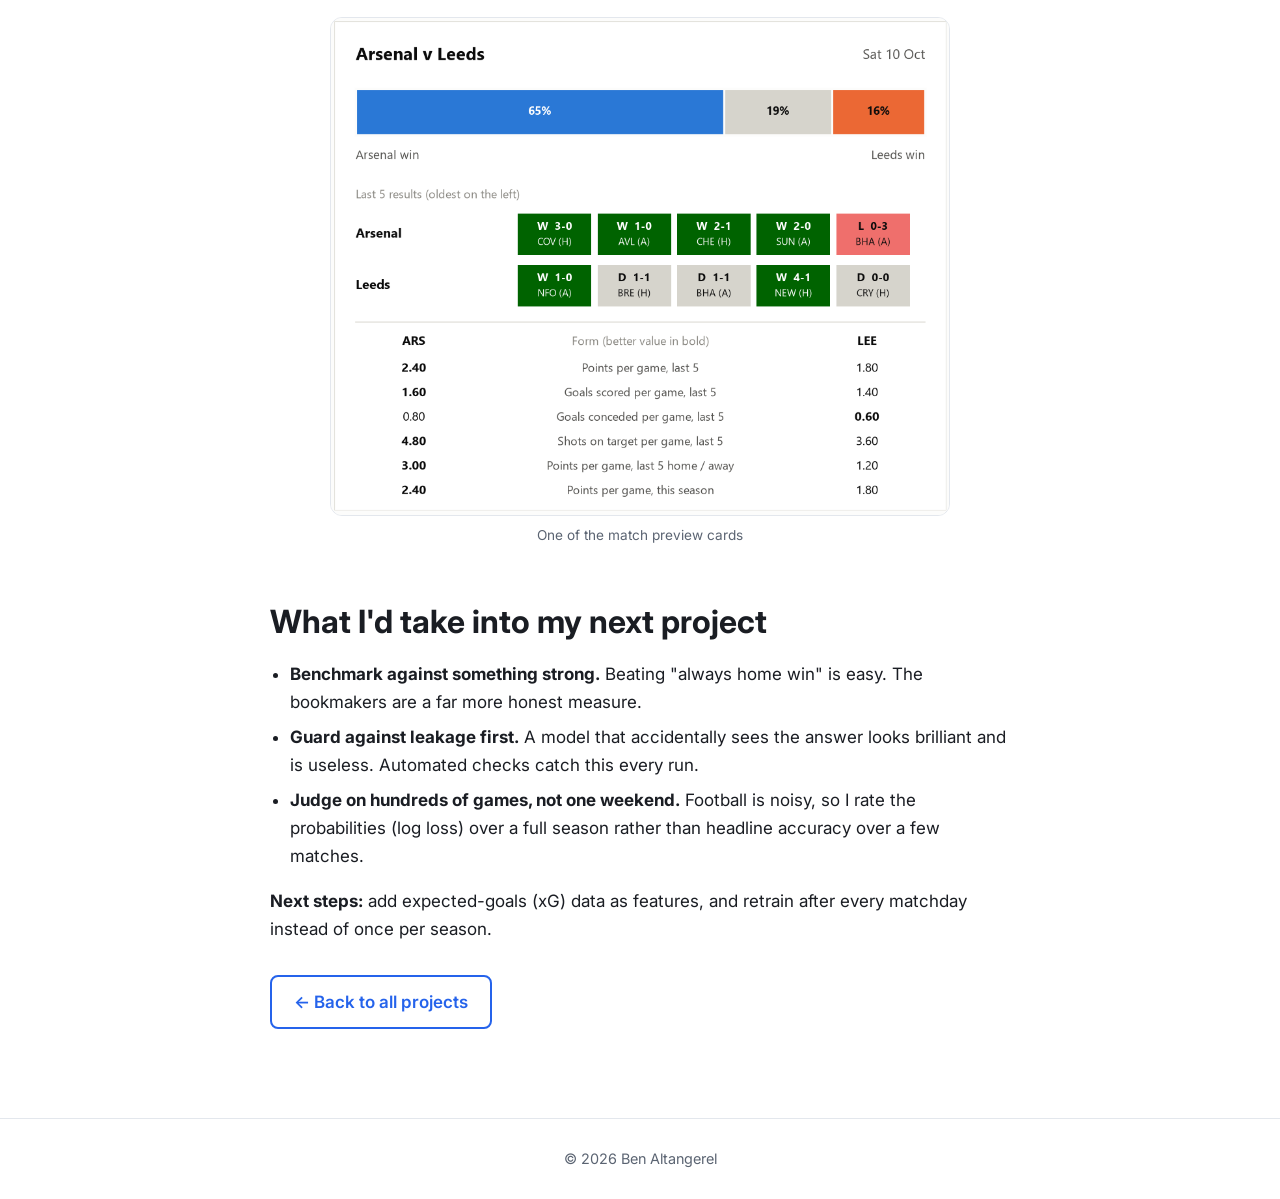
<file: projects/pl-predictor.html>
<!DOCTYPE html>
<html lang="en">
<head>
  <meta charset="UTF-8">
  <meta name="viewport" content="width=device-width, initial-scale=1.0">
  <title>Premier League Match Predictor | Ben Altangerel</title>
  <meta name="description" content="A Python machine learning model that predicts Premier League results from team form, matching the bookmakers' accuracy over a full unseen season.">
  <meta property="og:title" content="Premier League Match Predictor | Ben Altangerel">
  <meta property="og:description" content="Machine learning in Python: predicting Premier League results from form, benchmarked against the bookmakers.">
  <link rel="preconnect" href="https://fonts.googleapis.com">
  <link rel="preconnect" href="https://fonts.gstatic.com" crossorigin>
  <link href="https://fonts.googleapis.com/css2?family=Inter:wght@400;500;600;700;800&display=swap" rel="stylesheet">
  <link rel="stylesheet" href="../css/style.css">
</head>
<body>

  <header class="site-header">
    <nav class="nav container">
      <a href="../index.html" class="brand">Ben <span>Altangerel</span></a>
      <button class="nav-toggle" aria-label="Open menu" aria-expanded="false">&#9776;</button>
      <ul>
        <li><a href="../index.html#about">About</a></li>
        <li><a href="../index.html#skills">Skills</a></li>
        <li><a href="../index.html#projects">Projects</a></li>
        <li><a href="../index.html#contact">Contact</a></li>
      </ul>
    </nav>
  </header>

  <main>
    <section class="project-hero">
      <div class="container">
        <a href="../index.html#projects" class="back-link">&larr; All projects</a>
        <p class="eyebrow">Personal project &middot; Python &middot; Machine learning &middot; 2026</p>
        <h1>Premier League Match Predictor</h1>
        <p class="summary">
          A machine learning model I built in Python that predicts Premier League results (home win, draw or away win) from each team's form
          <strong>before</strong> kick-off. I tested it on a full season it had never seen, and it <strong>matched the bookmakers' accuracy</strong>.
        </p>

        <img class="cover" src="../images/pl-predictor/form-guide.png" style="max-height: 640px; object-position: top" alt="Weekly form guide: league table, last five results for each team and the model's win, draw and loss probabilities for the next match">

        <div class="results">
          <div><strong>49.5%</strong><span>accuracy over all 380 games of an unseen season, equal to the bookmakers</span></div>
          <div><strong>1.044</strong><span>log loss, against 1.099 for guessing and 1.012 for the bookmakers</span></div>
          <div><strong>1,900</strong><span>training matches, 25 engineered and leak-checked features</span></div>
          <div><strong>Weekly</strong><span>live predictions, logged and scored against real results</span></div>
        </div>
        <p class="specs">Python &middot; pandas &middot; NumPy &middot; scikit-learn &middot; Matplotlib &middot; Feature engineering &middot; Model evaluation &middot; Git</p>
      </div>
    </section>

    <article class="container case-study">

      <h2>How it works</h2>
      <ul>
        <li><strong>Data:</strong> seven seasons of match data (2020/21 to the current season), loaded, cleaned and sorted automatically.</li>
        <li><strong>Feature engineering:</strong> each team's form over its previous 5 games (points, goals, shots on target, home and away form) plus season points per game. These are combined into 25 home, away and "home minus away" features.</li>
        <li><strong>No peeking at the answer:</strong> two automated checks run every time to prove no match is predicted using its own result (data leakage). Newly promoted teams get cautious "below average" values, worked out from training data only.</li>
        <li><strong>Models:</strong> logistic regression and a random forest, trained strictly in time order and scored on a full held-out season. They're compared against two baselines: "always pick the home team" and the bookmakers' odds.</li>
      </ul>

      <h2>Results</h2>
      <p>
        The best model, a random forest trained on five seasons, <strong>matched the bookmakers' 49.5% accuracy</strong> and beat both simple baselines.
        Its probabilities (log loss) aren't quite as sharp as the bookmakers', which isn't surprising: their odds include team news and line-ups, while my model only sees form.
      </p>
      <figure class="diagram">
        <img src="../images/pl-predictor/model-comparison.png" alt="Accuracy and log loss for each approach on all 380 test matches">
        <figcaption>Every approach scored on the same 380 unseen matches</figcaption>
      </figure>
      <p>
        I also tested whether more data really helps, using a bootstrap check (2,000 resamples). Five seasons gave logistic regression a real improvement
        over one season. For the random forest, the difference was within the range of luck.
      </p>
      <div class="gallery docs">
        <figure>
          <img src="../images/pl-predictor/feature-importance.png" alt="Top 10 features by importance in the random forest">
          <figcaption>The strongest signal is the gap in season points per game between the two teams</figcaption>
        </figure>
        <figure>
          <img src="../images/pl-predictor/calibration.png" alt="Calibration chart comparing predicted and actual home-win rates">
          <figcaption>Calibration: when it says 60%, the home side wins about 60% of the time</figcaption>
        </figure>
      </div>

      <h2>Live predictions</h2>
      <p>
        Each week the model is retrained on every completed match and predicts the next round. It produces a form guide and a preview card for every fixture,
        and logs each prediction so its track record builds up against the real results and the bookmakers.
      </p>
      <figure class="diagram">
        <img src="../images/pl-predictor/match-preview.png" alt="Match preview card for Arsenal v Leeds with win, draw and loss probabilities and both teams' form" style="max-width: 620px; margin: 0 auto; display: block">
        <figcaption>One of the match preview cards</figcaption>
      </figure>

      <h2>What I'd take into my next project</h2>
      <ul>
        <li><strong>Benchmark against something strong.</strong> Beating "always home win" is easy. The bookmakers are a far more honest measure.</li>
        <li><strong>Guard against leakage first.</strong> A model that accidentally sees the answer looks brilliant and is useless. Automated checks catch this every run.</li>
        <li><strong>Judge on hundreds of games, not one weekend.</strong> Football is noisy, so I rate the probabilities (log loss) over a full season rather than headline accuracy over a few matches.</li>
      </ul>
      <p><strong>Next steps:</strong> add expected-goals (xG) data as features, and retrain after every matchday instead of once per season.</p>

      <p style="margin-top:32px"><a href="../index.html#projects" class="btn outline">&larr; Back to all projects</a></p>
    </article>
  </main>

  <footer class="site-footer">
    <div class="container">&copy; <span class="year"></span> Ben Altangerel</div>
  </footer>

  <script src="../js/main.js"></script>
</body>
</html>
</file>
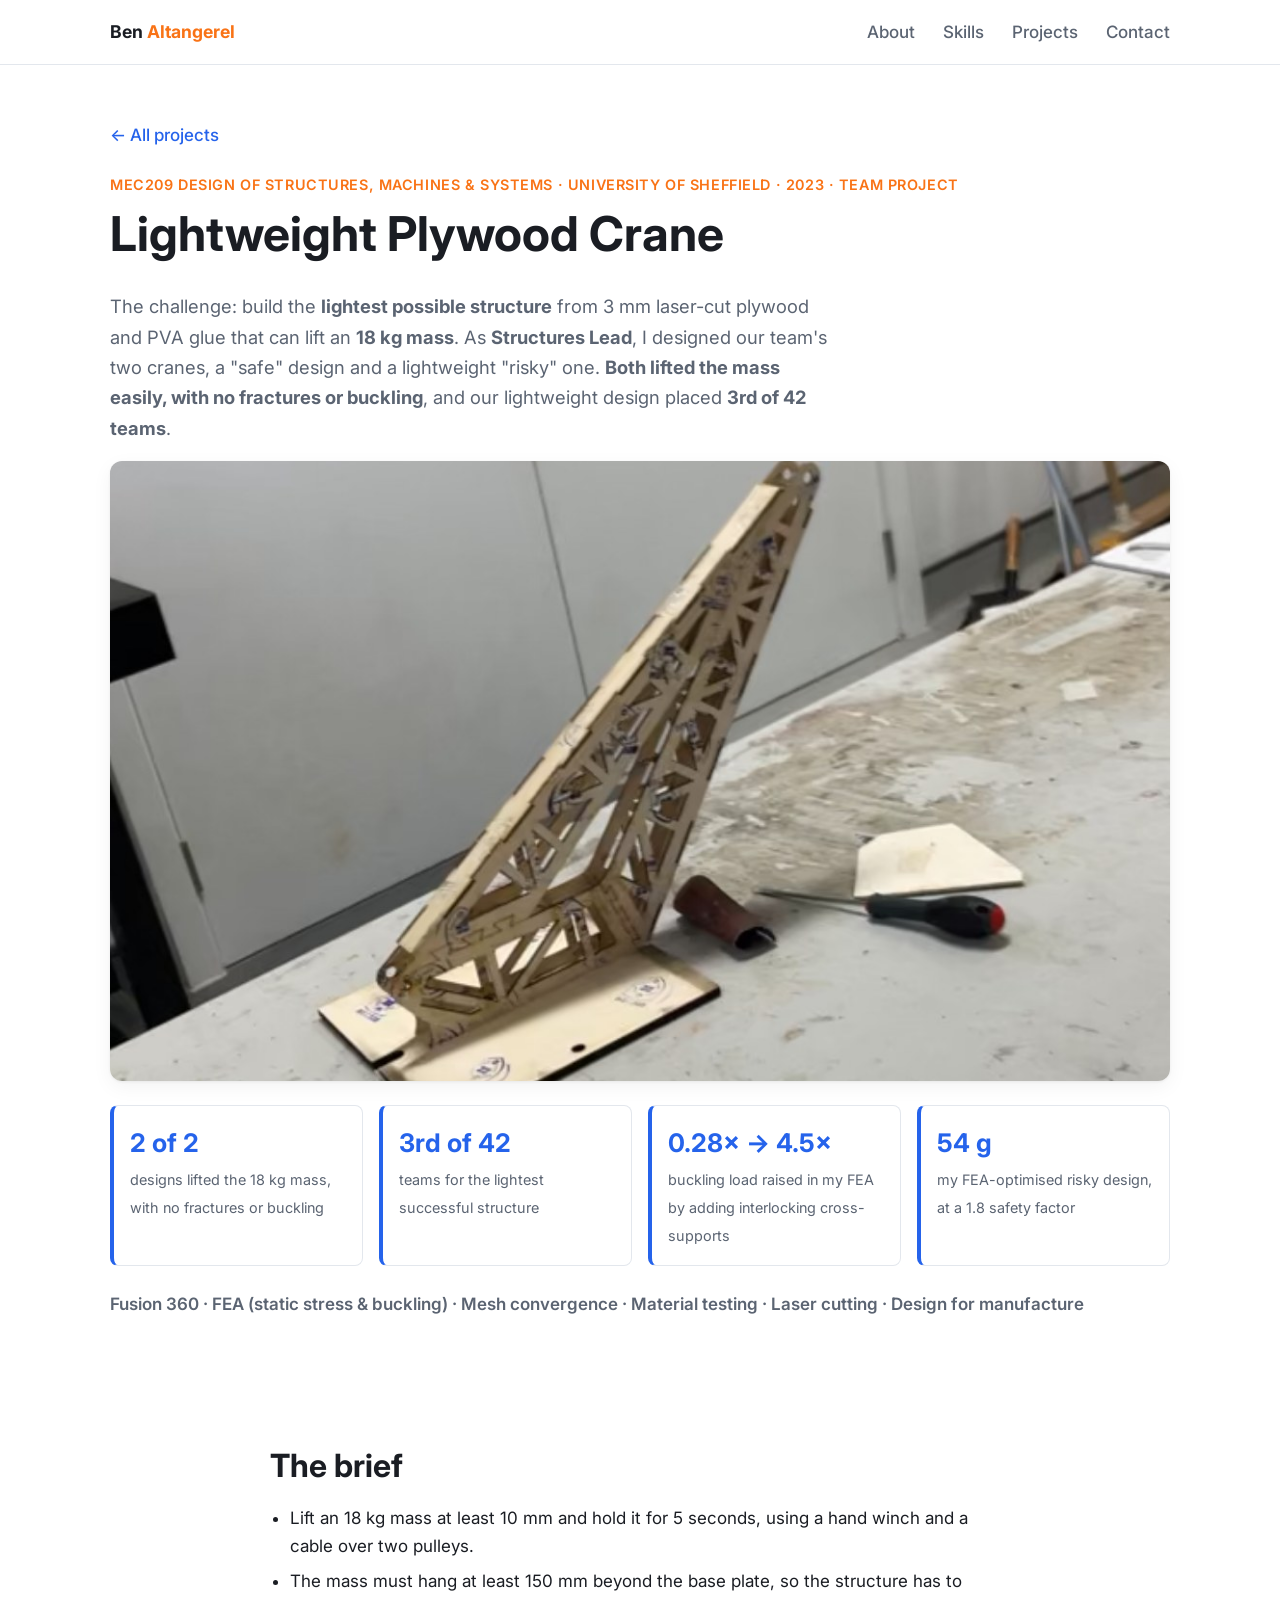
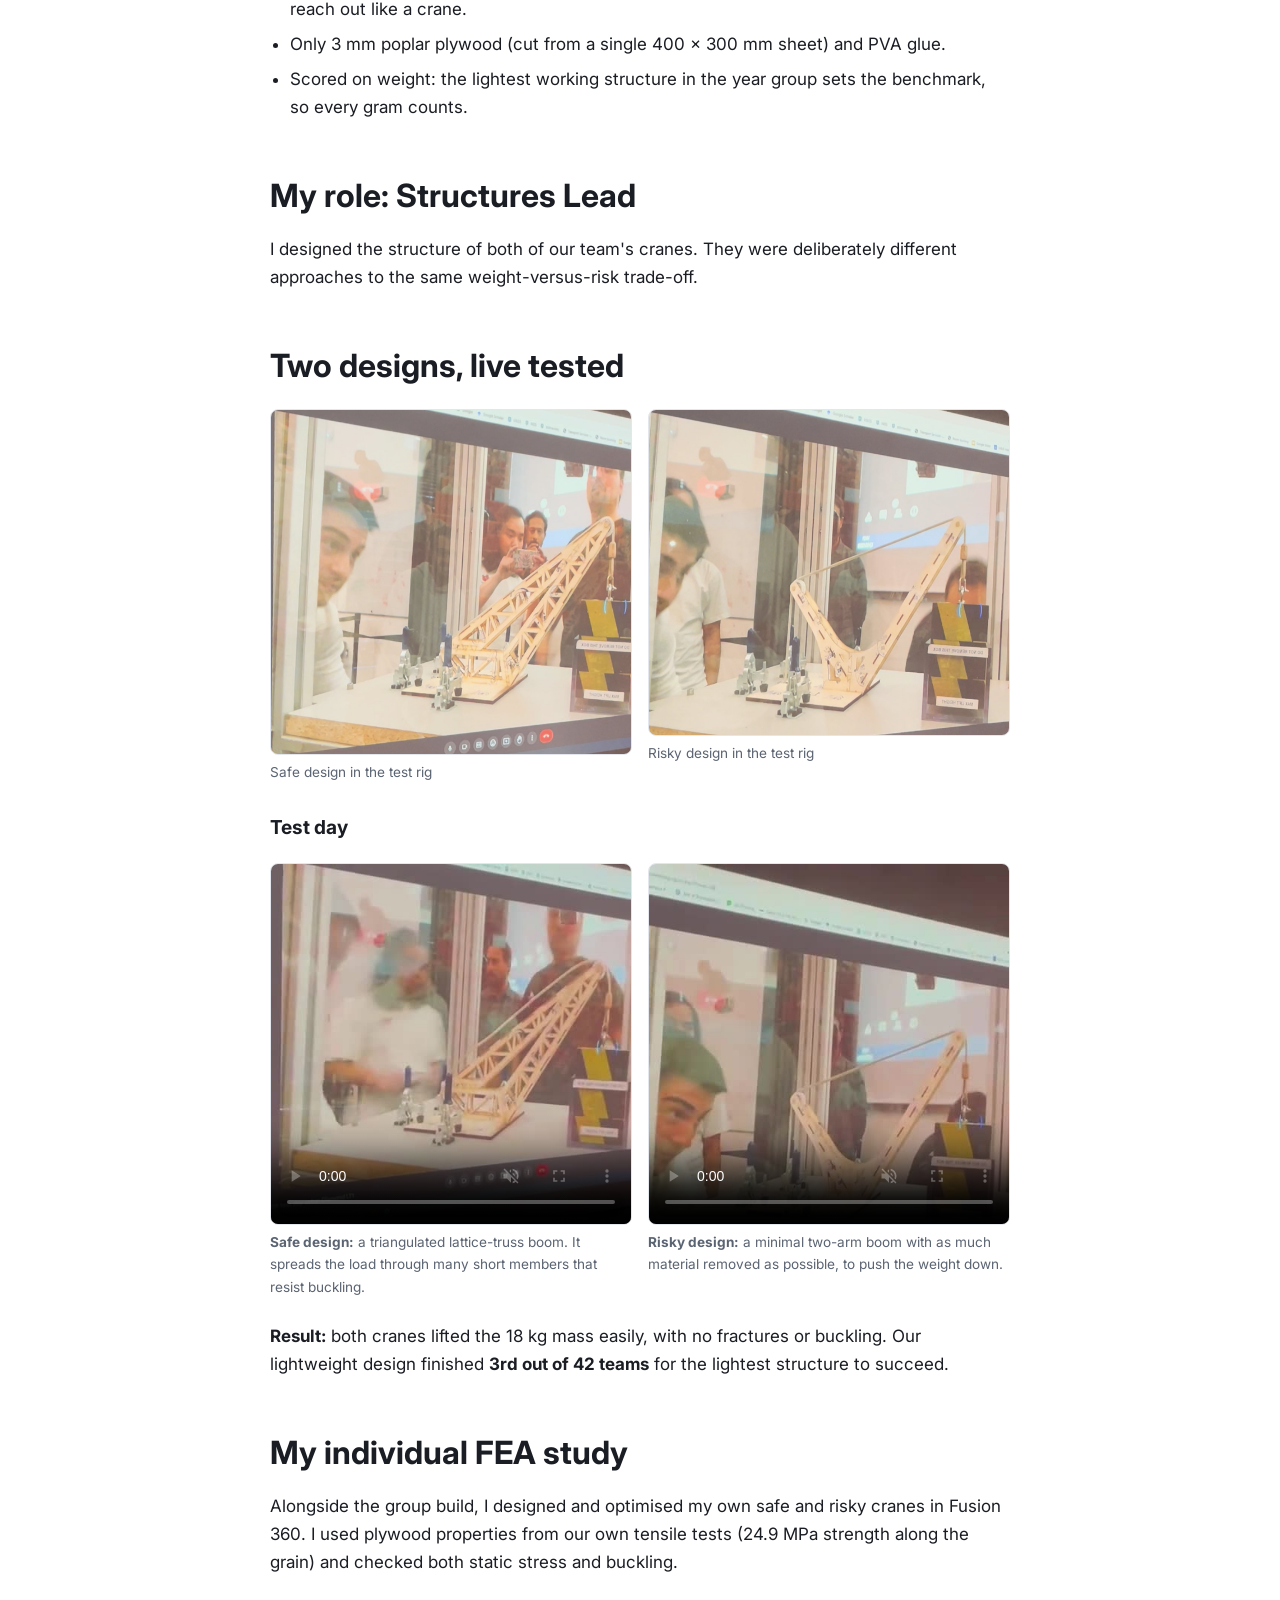
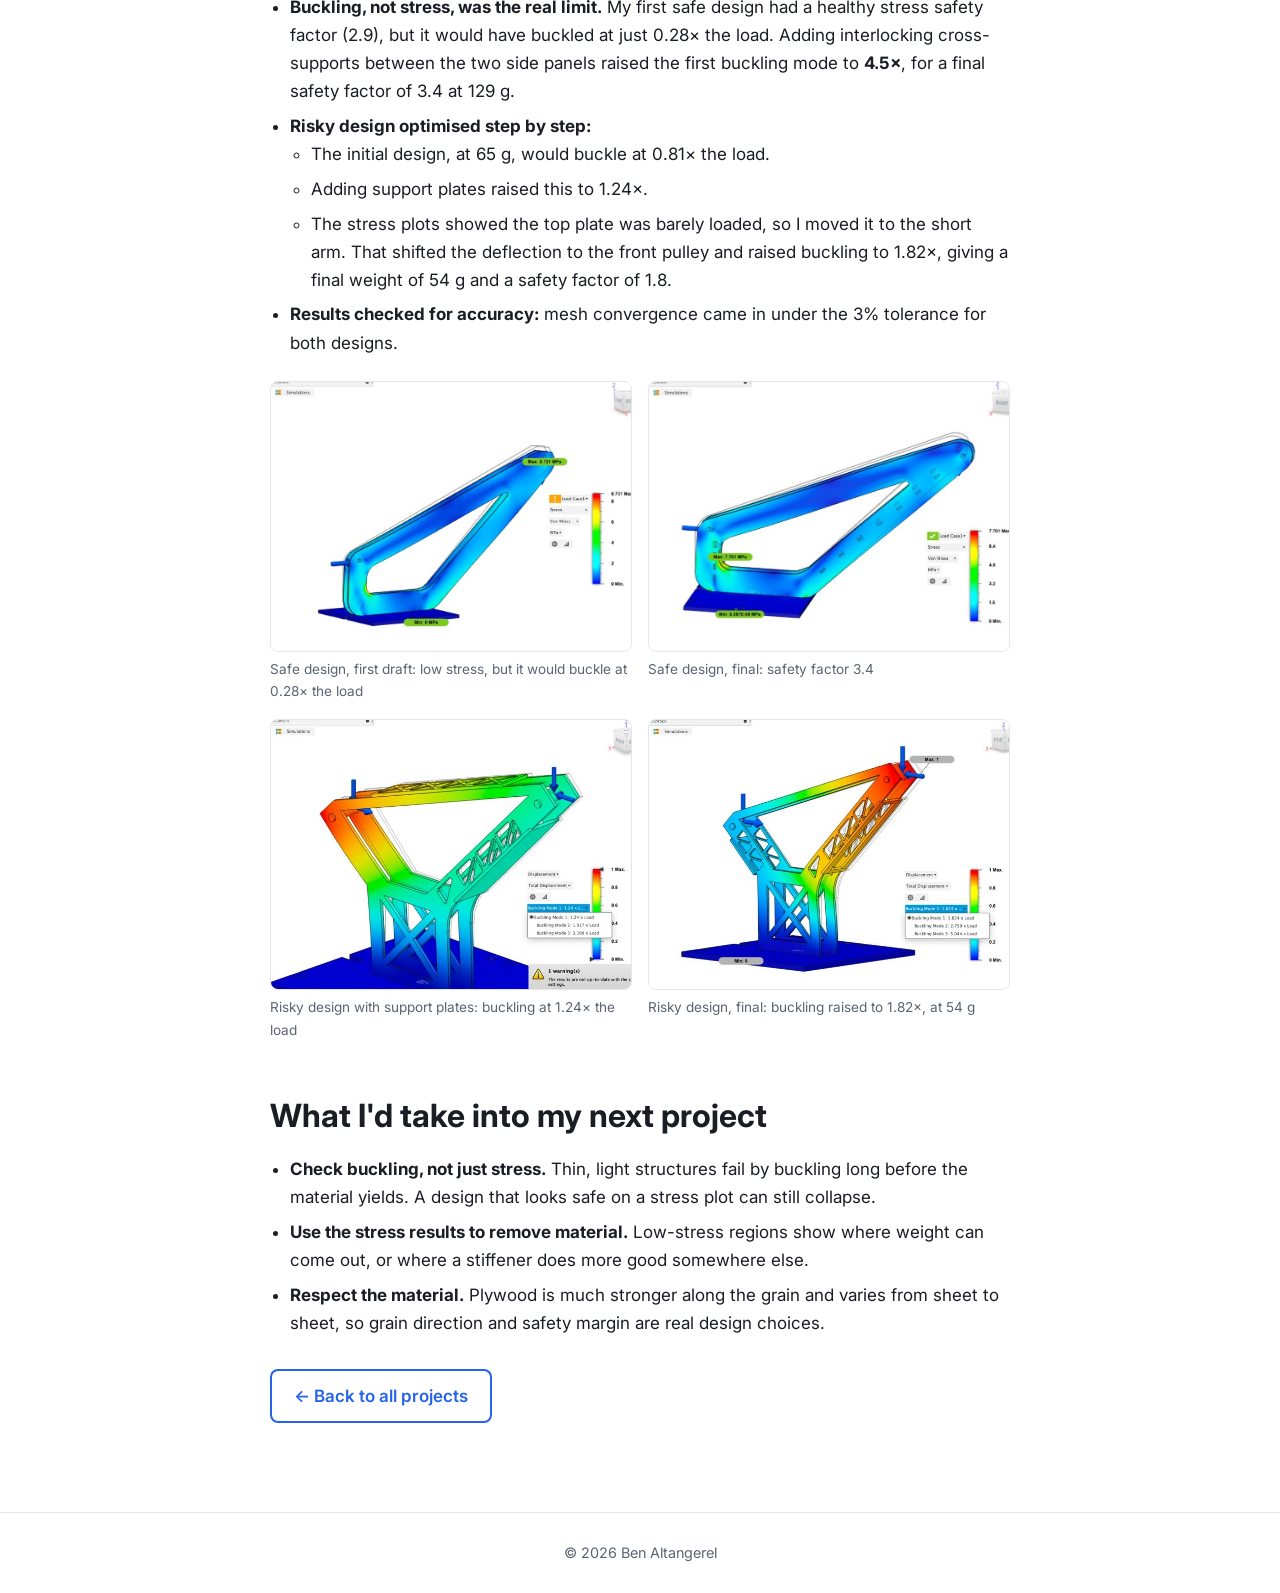
<file: projects/plywood-crane.html>
<!DOCTYPE html>
<html lang="en">
<head>
  <meta charset="UTF-8">
  <meta name="viewport" content="width=device-width, initial-scale=1.0">
  <title>Lightweight Plywood Crane | Ben Altangerel</title>
  <meta name="description" content="Design, FEA and live testing of the lightest possible laser-cut plywood crane to lift an 18 kg mass, with a safe and a risky design.">
  <meta property="og:title" content="Lightweight Plywood Crane | Ben Altangerel">
  <meta property="og:description" content="Designing the lightest plywood crane to lift 18 kg: FEA, buckling analysis and live test-day results.">
  <link rel="preconnect" href="https://fonts.googleapis.com">
  <link rel="preconnect" href="https://fonts.gstatic.com" crossorigin>
  <link href="https://fonts.googleapis.com/css2?family=Inter:wght@400;500;600;700;800&display=swap" rel="stylesheet">
  <link rel="stylesheet" href="../css/style.css">
</head>
<body>

  <header class="site-header">
    <nav class="nav container">
      <a href="../index.html" class="brand">Ben <span>Altangerel</span></a>
      <button class="nav-toggle" aria-label="Open menu" aria-expanded="false">&#9776;</button>
      <ul>
        <li><a href="../index.html#about">About</a></li>
        <li><a href="../index.html#skills">Skills</a></li>
        <li><a href="../index.html#projects">Projects</a></li>
        <li><a href="../index.html#contact">Contact</a></li>
      </ul>
    </nav>
  </header>

  <main>
    <section class="project-hero">
      <div class="container">
        <a href="../index.html#projects" class="back-link">&larr; All projects</a>
        <p class="eyebrow">MEC209 Design of Structures, Machines &amp; Systems &middot; University of Sheffield &middot; 2023 &middot; Team project</p>
        <h1>Lightweight Plywood Crane</h1>
        <p class="summary">
          The challenge: build the <strong>lightest possible structure</strong> from 3&nbsp;mm laser-cut plywood and PVA glue that can lift an
          <strong>18&nbsp;kg mass</strong>. As <strong>Structures Lead</strong>, I designed our team's two cranes, a "safe" design and a
          lightweight "risky" one. <strong>Both lifted the mass easily, with no fractures or buckling</strong>, and our lightweight design placed <strong>3rd of 42 teams</strong>.
        </p>

        <img class="cover" src="../images/crane/crane-built.jpg" style="max-height: 620px; object-position: 40% 50%" alt="The finished laser-cut plywood lattice-truss crane on a workshop bench">

        <div class="results">
          <div><strong>2 of 2</strong><span>designs lifted the 18&nbsp;kg mass, with no fractures or buckling</span></div>
          <div><strong>3rd of 42</strong><span>teams for the lightest successful structure</span></div>
          <div><strong>0.28&times; &rarr; 4.5&times;</strong><span>buckling load raised in my FEA by adding interlocking cross-supports</span></div>
          <div><strong>54 g</strong><span>my FEA-optimised risky design, at a 1.8 safety factor</span></div>
        </div>
        <p class="specs">Fusion 360 &middot; FEA (static stress &amp; buckling) &middot; Mesh convergence &middot; Material testing &middot; Laser cutting &middot; Design for manufacture</p>
      </div>
    </section>

    <article class="container case-study">

      <h2>The brief</h2>
      <ul>
        <li>Lift an 18&nbsp;kg mass at least 10&nbsp;mm and hold it for 5 seconds, using a hand winch and a cable over two pulleys.</li>
        <li>The mass must hang at least 150&nbsp;mm beyond the base plate, so the structure has to reach out like a crane.</li>
        <li>Only 3&nbsp;mm poplar plywood (cut from a single 400&nbsp;&times;&nbsp;300&nbsp;mm sheet) and PVA glue.</li>
        <li>Scored on weight: the lightest working structure in the year group sets the benchmark, so every gram counts.</li>
      </ul>

      <h2>My role: Structures Lead</h2>
      <!-- TODO (Ben): add anything else you did (e.g. prepared the laser-cutting files, ran the prototype test) -->
      <p>
        I designed the structure of both of our team's cranes. They were deliberately different approaches to the same weight-versus-risk trade-off.
      </p>

      <h2>Two designs, live tested</h2>
      <div class="gallery docs">
        <figure>
          <img src="../images/crane/safe-photo.jpg" alt="The safe lattice-truss crane in the test rig">
          <figcaption>Safe design in the test rig</figcaption>
        </figure>
        <figure>
          <img src="../images/crane/risky-photo.jpg" alt="The risky minimal two-arm crane in the test rig">
          <figcaption>Risky design in the test rig</figcaption>
        </figure>
      </div>
      <h3>Test day</h3>
      <div class="gallery docs">
        <figure>
          <video class="clip" src="../images/crane/safe-test.mp4" poster="../images/crane/safe-poster.jpg" autoplay muted loop playsinline controls preload="metadata"
            aria-label="Test day video of the safe lattice-truss crane being loaded"></video>
          <figcaption><strong>Safe design:</strong> a triangulated lattice-truss boom. It spreads the load through many short members that resist buckling.</figcaption>
        </figure>
        <figure>
          <video class="clip" src="../images/crane/risky-test.mp4" poster="../images/crane/risky-poster.jpg" autoplay muted loop playsinline controls preload="metadata"
            aria-label="Test day video of the risky lightweight crane being loaded"></video>
          <figcaption><strong>Risky design:</strong> a minimal two-arm boom with as much material removed as possible, to push the weight down.</figcaption>
        </figure>
      </div>
      <p><strong>Result:</strong> both cranes lifted the 18&nbsp;kg mass easily, with no fractures or buckling. Our lightweight design finished <strong>3rd out of 42 teams</strong> for the lightest structure to succeed.</p>

      <h2>My individual FEA study</h2>
      <p>
        Alongside the group build, I designed and optimised my own safe and risky cranes in Fusion 360. I used plywood properties
        from our own tensile tests (24.9&nbsp;MPa strength along the grain) and checked both static stress and buckling.
      </p>
      <ul>
        <li><strong>Buckling, not stress, was the real limit.</strong> My first safe design had a healthy stress safety factor (2.9), but it would have buckled at just 0.28&times; the load. Adding interlocking cross-supports between the two side panels raised the first buckling mode to <strong>4.5&times;</strong>, for a final safety factor of 3.4 at 129&nbsp;g.</li>
        <li><strong>Risky design optimised step by step:</strong>
          <ul>
            <li>The initial design, at 65&nbsp;g, would buckle at 0.81&times; the load.</li>
            <li>Adding support plates raised this to 1.24&times;.</li>
            <li>The stress plots showed the top plate was barely loaded, so I moved it to the short arm. That shifted the deflection to the front pulley and raised buckling to 1.82&times;, giving a final weight of 54&nbsp;g and a safety factor of 1.8.</li>
          </ul>
        </li>
        <li><strong>Results checked for accuracy:</strong> mesh convergence came in under the 3% tolerance for both designs.</li>
      </ul>
      <div class="gallery quad">
        <figure>
          <img src="../images/crane/fea-safe-initial.jpg" alt="Fusion 360 stress plot of the first safe design">
          <figcaption>Safe design, first draft: low stress, but it would buckle at 0.28&times; the load</figcaption>
        </figure>
        <figure>
          <img src="../images/crane/fea-safe-final.jpg" alt="Fusion 360 stress plot of the final safe design">
          <figcaption>Safe design, final: safety factor 3.4</figcaption>
        </figure>
        <figure>
          <img src="../images/crane/fea-risky-buckling.jpg" alt="Fusion 360 buckling analysis of the risky design with support plates">
          <figcaption>Risky design with support plates: buckling at 1.24&times; the load</figcaption>
        </figure>
        <figure>
          <img src="../images/crane/fea-risky-final.jpg" alt="Fusion 360 buckling analysis of the final risky design">
          <figcaption>Risky design, final: buckling raised to 1.82&times;, at 54&nbsp;g</figcaption>
        </figure>
      </div>

      <h2>What I'd take into my next project</h2>
      <ul>
        <li><strong>Check buckling, not just stress.</strong> Thin, light structures fail by buckling long before the material yields. A design that looks safe on a stress plot can still collapse.</li>
        <li><strong>Use the stress results to remove material.</strong> Low-stress regions show where weight can come out, or where a stiffener does more good somewhere else.</li>
        <li><strong>Respect the material.</strong> Plywood is much stronger along the grain and varies from sheet to sheet, so grain direction and safety margin are real design choices.</li>
      </ul>

      <p style="margin-top:32px"><a href="../index.html#projects" class="btn outline">&larr; Back to all projects</a></p>
    </article>
  </main>

  <footer class="site-footer">
    <div class="container">&copy; <span class="year"></span> Ben Altangerel</div>
  </footer>

  <script src="../js/main.js"></script>
</body>
</html>
</file>
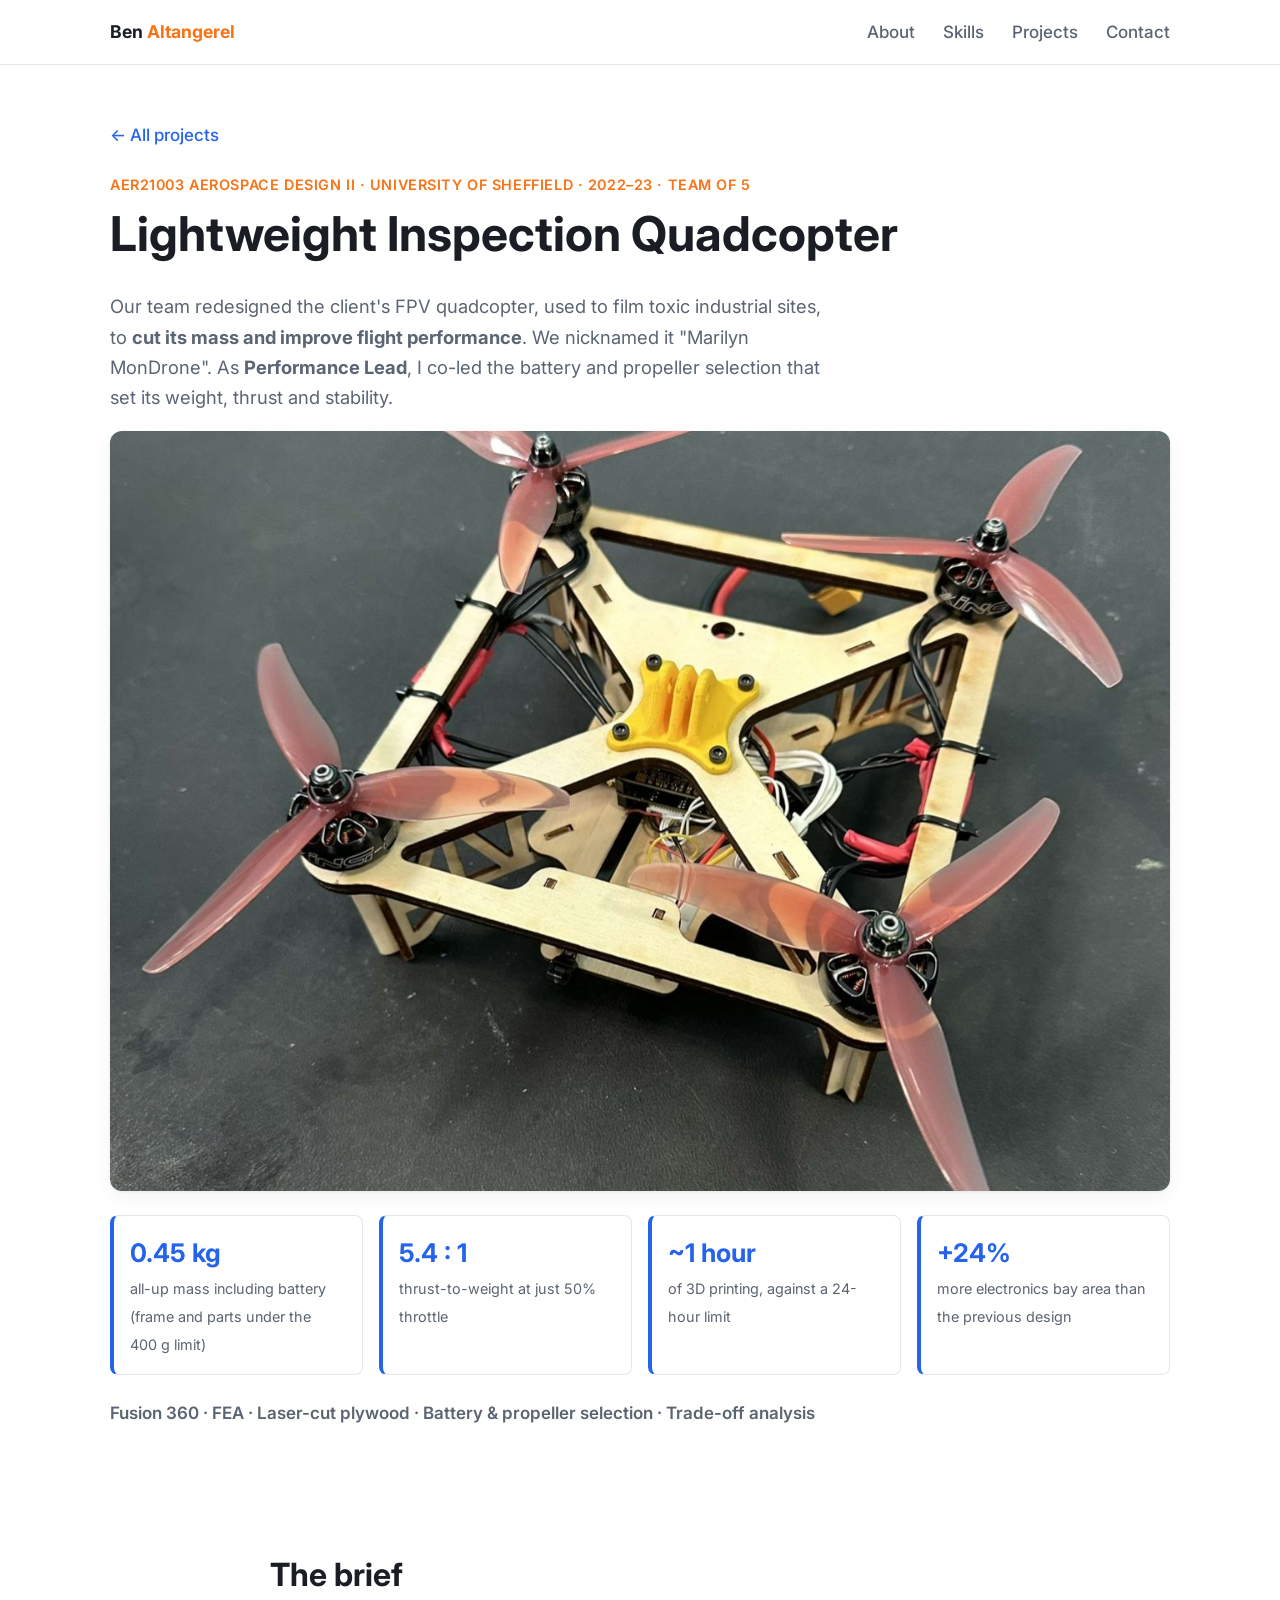
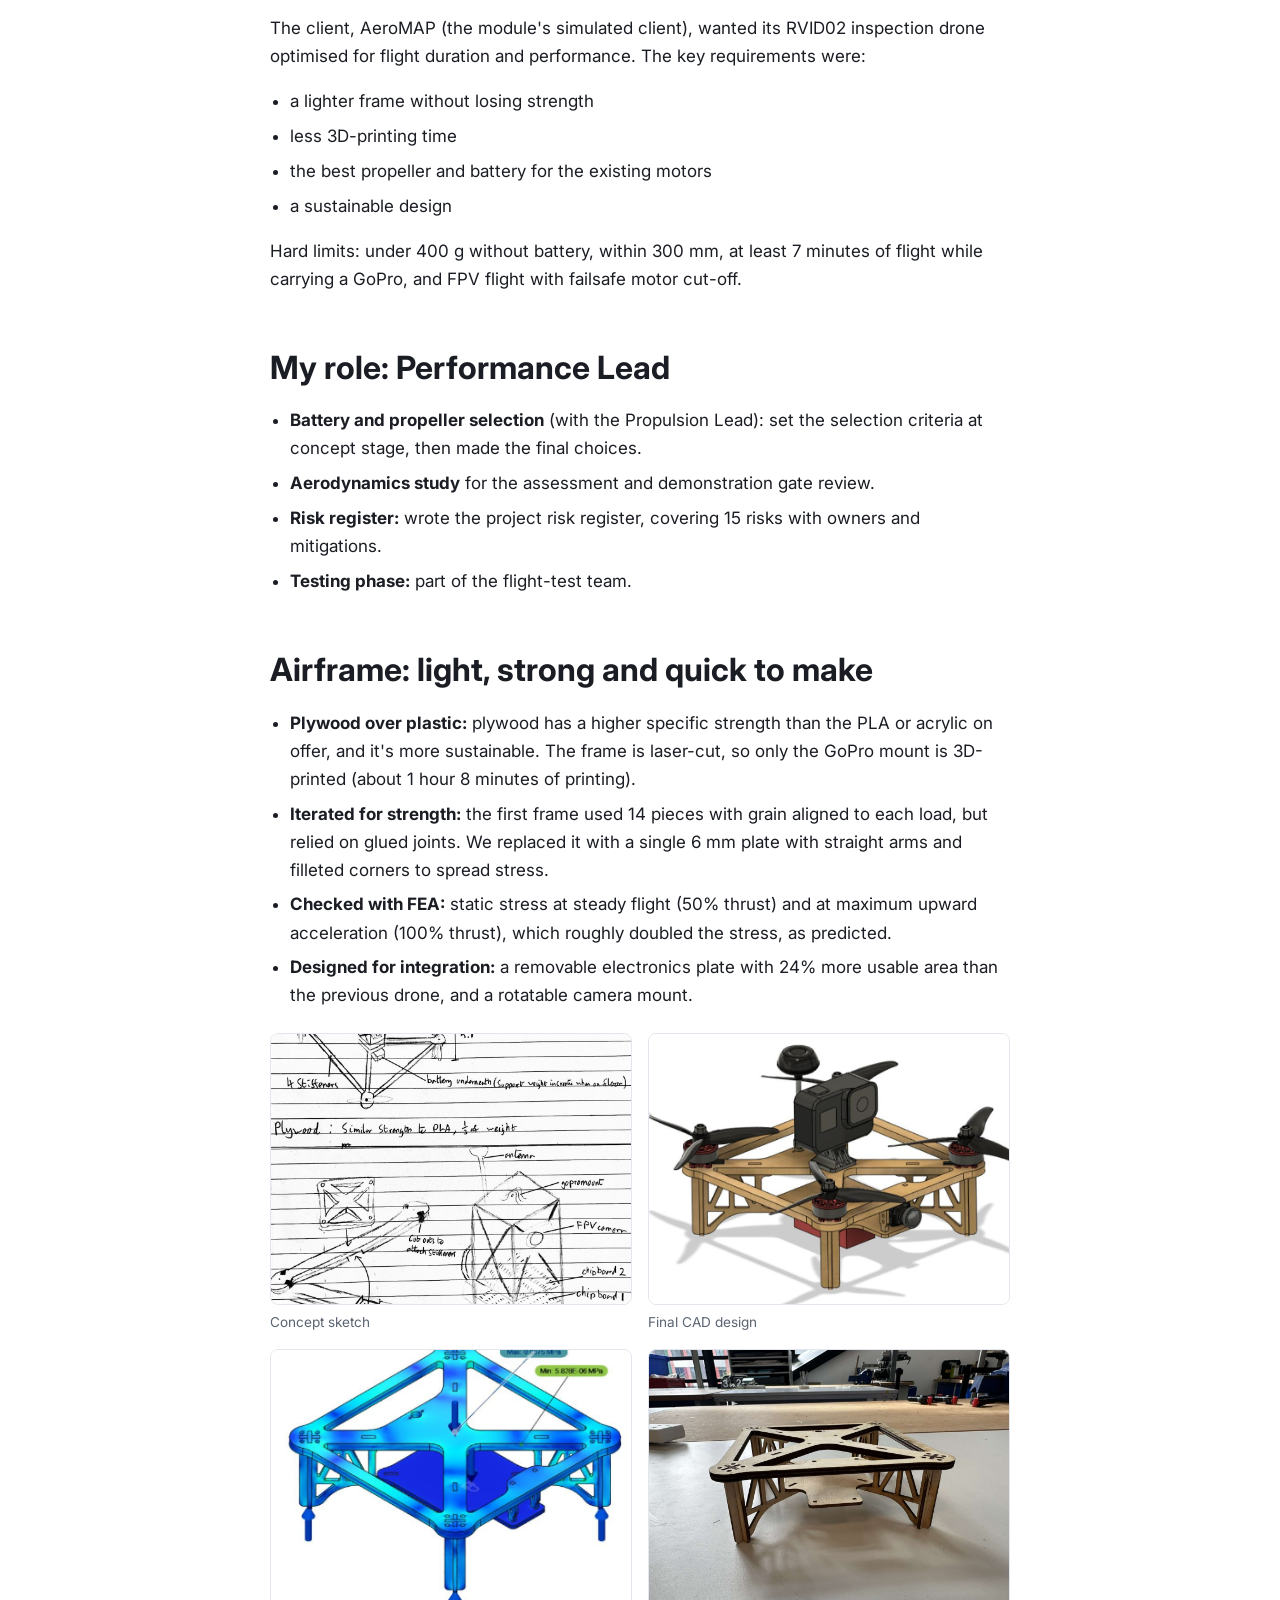
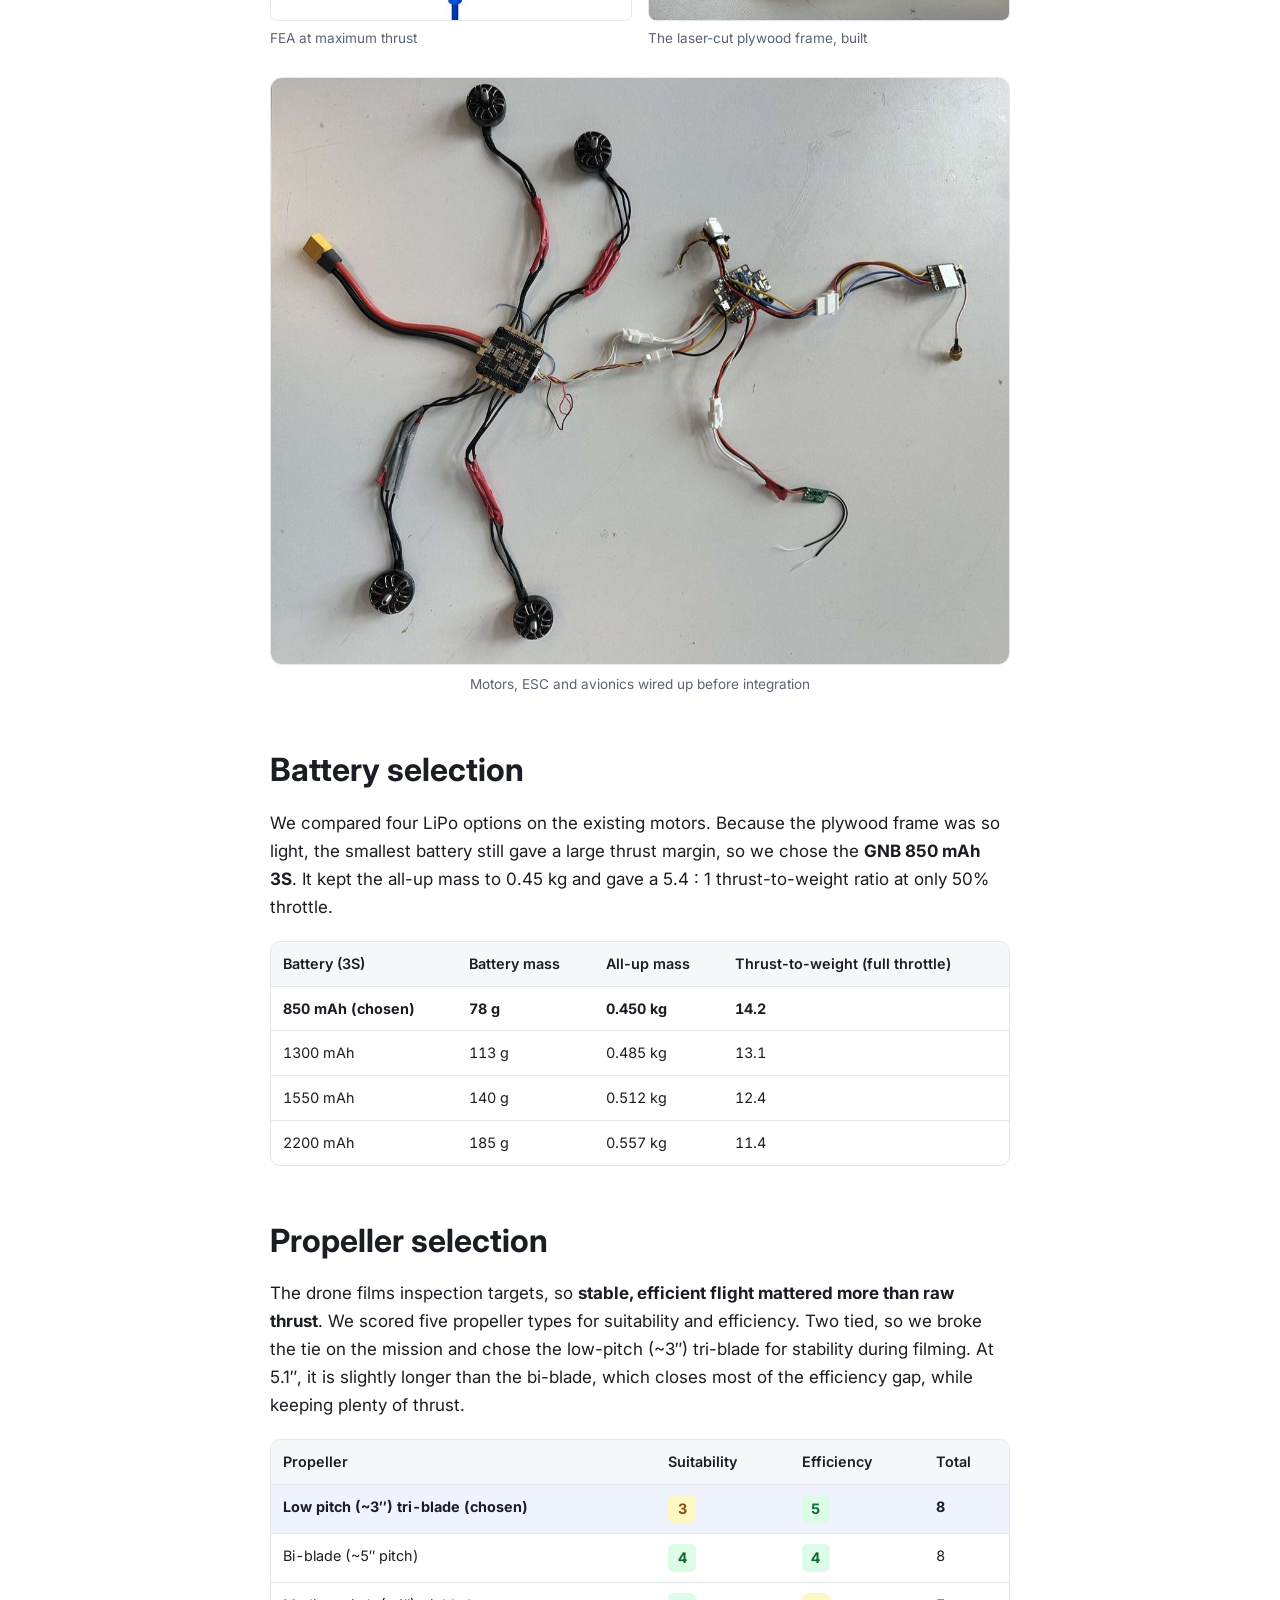
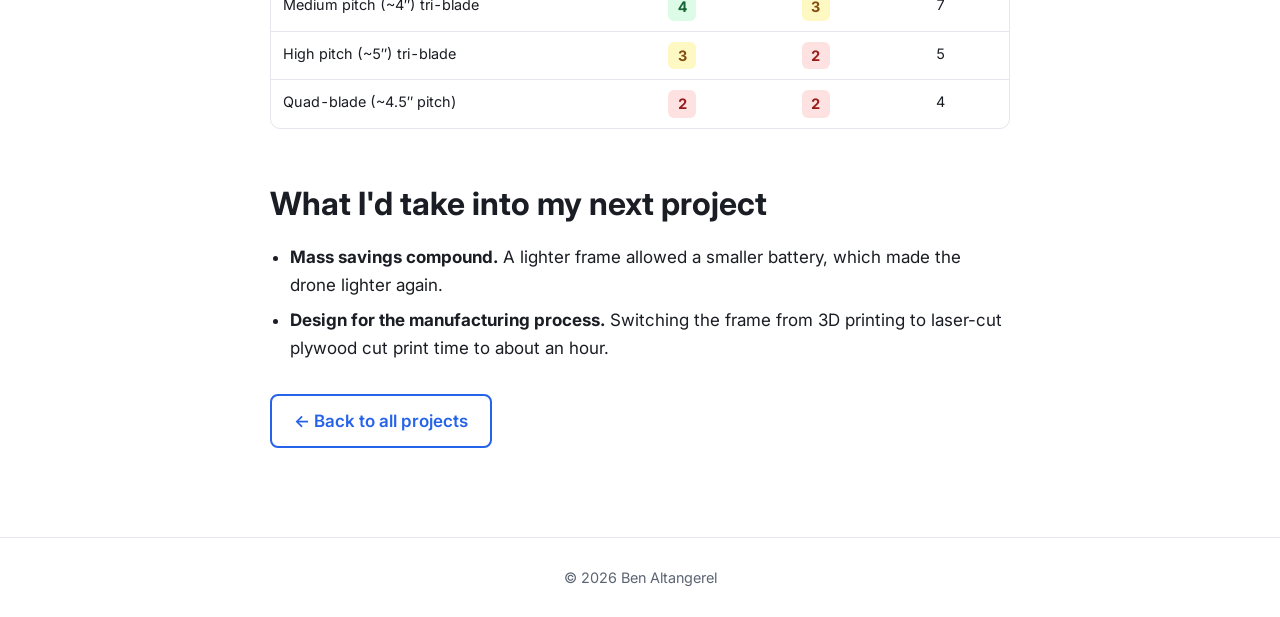
<file: projects/rvid02-quadcopter.html>
<!DOCTYPE html>
<html lang="en">
<head>
  <meta charset="UTF-8">
  <meta name="viewport" content="width=device-width, initial-scale=1.0">
  <title>Lightweight Inspection Quadcopter | Ben Altangerel</title>
  <meta name="description" content="Redesign of an FPV inspection quadcopter for mass and flight performance: laser-cut plywood frame, FEA, and evidence-based battery and propeller selection.">
  <meta property="og:title" content="Lightweight Inspection Quadcopter | Ben Altangerel">
  <meta property="og:description" content="Redesign of an FPV inspection quadcopter: laser-cut plywood frame, FEA, and battery and propeller selection.">
  <link rel="preconnect" href="https://fonts.googleapis.com">
  <link rel="preconnect" href="https://fonts.gstatic.com" crossorigin>
  <link href="https://fonts.googleapis.com/css2?family=Inter:wght@400;500;600;700;800&display=swap" rel="stylesheet">
  <link rel="stylesheet" href="../css/style.css">
</head>
<body>

  <header class="site-header">
    <nav class="nav container">
      <a href="../index.html" class="brand">Ben <span>Altangerel</span></a>
      <button class="nav-toggle" aria-label="Open menu" aria-expanded="false">&#9776;</button>
      <ul>
        <li><a href="../index.html#about">About</a></li>
        <li><a href="../index.html#skills">Skills</a></li>
        <li><a href="../index.html#projects">Projects</a></li>
        <li><a href="../index.html#contact">Contact</a></li>
      </ul>
    </nav>
  </header>

  <main>
    <section class="project-hero">
      <div class="container">
        <a href="../index.html#projects" class="back-link">&larr; All projects</a>
        <p class="eyebrow">AER21003 Aerospace Design II &middot; University of Sheffield &middot; 2022&ndash;23 &middot; Team of 5</p>
        <h1>Lightweight Inspection Quadcopter</h1>
        <p class="summary">
          Our team redesigned the client's FPV quadcopter, used to film toxic industrial sites, to <strong>cut its mass and improve flight performance</strong>.
          We nicknamed it "Marilyn MonDrone". As <strong>Performance Lead</strong>, I co-led the battery and propeller selection that set its weight, thrust and stability.
        </p>

        <img class="cover" src="../images/rvid02/photo-finished.jpg" style="max-height: 760px; object-position: center 50%" alt="The finished laser-cut plywood quadcopter with tri-blade propellers and 3D-printed GoPro mount">

        <div class="results">
          <div><strong>0.45 kg</strong><span>all-up mass including battery (frame and parts under the 400&nbsp;g limit)</span></div>
          <div><strong>5.4 : 1</strong><span>thrust-to-weight at just 50% throttle</span></div>
          <div><strong>~1 hour</strong><span>of 3D printing, against a 24-hour limit</span></div>
          <div><strong>+24%</strong><span>more electronics bay area than the previous design</span></div>
        </div>
        <p class="specs">Fusion 360 &middot; FEA &middot; Laser-cut plywood &middot; Battery &amp; propeller selection &middot; Trade-off analysis</p>
      </div>
    </section>

    <article class="container case-study">

      <h2>The brief</h2>
      <p>
        The client, AeroMAP (the module's simulated client), wanted its RVID02 inspection drone optimised for flight duration and performance.
        The key requirements were:
      </p>
      <ul>
        <li>a lighter frame without losing strength</li>
        <li>less 3D-printing time</li>
        <li>the best propeller and battery for the existing motors</li>
        <li>a sustainable design</li>
      </ul>
      <p>
        Hard limits: under 400&nbsp;g without battery, within 300&nbsp;mm, at least 7 minutes of flight while carrying a GoPro, and FPV flight with failsafe motor cut-off.
      </p>

      <h2>My role: Performance Lead</h2>
      <!-- TODO (Ben): your team's documents list you as Performance Lead (Henry Morgan as Propulsion Lead). Edit if your role changed. -->
      <ul>
        <li><strong>Battery and propeller selection</strong> (with the Propulsion Lead): set the selection criteria at concept stage, then made the final choices.</li>
        <li><strong>Aerodynamics study</strong> for the assessment and demonstration gate review.</li>
        <li><strong>Risk register:</strong> wrote the project risk register, covering 15 risks with owners and mitigations.</li>
        <li><strong>Testing phase:</strong> part of the flight-test team.</li>
      </ul>

      <h2>Airframe: light, strong and quick to make</h2>
      <ul>
        <li><strong>Plywood over plastic:</strong> plywood has a higher specific strength than the PLA or acrylic on offer, and it's more sustainable. The frame is laser-cut, so only the GoPro mount is 3D-printed (about 1 hour 8 minutes of printing).</li>
        <li><strong>Iterated for strength:</strong> the first frame used 14 pieces with grain aligned to each load, but relied on glued joints. We replaced it with a single 6&nbsp;mm plate with straight arms and filleted corners to spread stress.</li>
        <li><strong>Checked with FEA:</strong> static stress at steady flight (50% thrust) and at maximum upward acceleration (100% thrust), which roughly doubled the stress, as predicted.</li>
        <li><strong>Designed for integration:</strong> a removable electronics plate with 24% more usable area than the previous drone, and a rotatable camera mount.</li>
      </ul>
      <div class="gallery quad">
        <figure>
          <img src="../images/rvid02/concept-sketch.jpg" alt="Hand sketch of the frame concept">
          <figcaption>Concept sketch</figcaption>
        </figure>
        <figure>
          <img src="../images/rvid02/render-final.jpg" alt="CAD render of the final quadcopter design carrying a GoPro">
          <figcaption>Final CAD design</figcaption>
        </figure>
        <figure>
          <img src="../images/rvid02/fea-max-thrust.jpg" alt="FEA stress plot of the airframe at maximum thrust">
          <figcaption>FEA at maximum thrust</figcaption>
        </figure>
        <figure>
          <img src="../images/rvid02/photo-frame.jpg" alt="The real laser-cut plywood frame assembled in the workshop">
          <figcaption>The laser-cut plywood frame, built</figcaption>
        </figure>
      </div>
      <figure class="diagram">
        <img src="../images/rvid02/photo-electronics.jpg" alt="Motors, ESC board, flight controller and receiver wired up on a bench before integration">
        <figcaption>Motors, ESC and avionics wired up before integration</figcaption>
      </figure>

      <h2>Battery selection</h2>
      <p>
        We compared four LiPo options on the existing motors. Because the plywood frame was so light, the smallest battery still gave a large thrust margin, so we chose the
        <strong>GNB 850&nbsp;mAh 3S</strong>. It kept the all-up mass to 0.45&nbsp;kg and gave a 5.4 : 1 thrust-to-weight ratio at only 50% throttle.
      </p>
      <div class="table-wrap">
        <table>
          <thead><tr><th>Battery (3S)</th><th>Battery mass</th><th>All-up mass</th><th>Thrust-to-weight (full throttle)</th></tr></thead>
          <tbody>
            <tr><td><strong>850 mAh (chosen)</strong></td><td><strong>78 g</strong></td><td><strong>0.450 kg</strong></td><td><strong>14.2</strong></td></tr>
            <tr><td>1300 mAh</td><td>113 g</td><td>0.485 kg</td><td>13.1</td></tr>
            <tr><td>1550 mAh</td><td>140 g</td><td>0.512 kg</td><td>12.4</td></tr>
            <tr><td>2200 mAh</td><td>185 g</td><td>0.557 kg</td><td>11.4</td></tr>
          </tbody>
        </table>
      </div>

      <h2>Propeller selection</h2>
      <p>
        The drone films inspection targets, so <strong>stable, efficient flight mattered more than raw thrust</strong>. We scored five propeller types for suitability
        and efficiency. Two tied, so we broke the tie on the mission and chose the low-pitch (~3&Prime;) tri-blade for stability during filming. At 5.1&Prime;, it is slightly
        longer than the bi-blade, which closes most of the efficiency gap, while keeping plenty of thrust.
      </p>
      <div class="table-wrap">
        <table class="score-table">
          <thead><tr><th>Propeller</th><th>Suitability</th><th>Efficiency</th><th>Total</th></tr></thead>
          <tbody>
            <tr class="chosen"><td><strong>Low pitch (~3&Prime;) tri-blade (chosen)</strong></td><td><span class="score mid">3</span></td><td><span class="score high">5</span></td><td><strong>8</strong></td></tr>
            <tr><td>Bi-blade (~5&Prime; pitch)</td><td><span class="score high">4</span></td><td><span class="score high">4</span></td><td>8</td></tr>
            <tr><td>Medium pitch (~4&Prime;) tri-blade</td><td><span class="score high">4</span></td><td><span class="score mid">3</span></td><td>7</td></tr>
            <tr><td>High pitch (~5&Prime;) tri-blade</td><td><span class="score mid">3</span></td><td><span class="score low">2</span></td><td>5</td></tr>
            <tr><td>Quad-blade (~4.5&Prime; pitch)</td><td><span class="score low">2</span></td><td><span class="score low">2</span></td><td>4</td></tr>
          </tbody>
        </table>
      </div>

      <h2>What I'd take into my next project</h2>
      <ul>
        <li><strong>Mass savings compound.</strong> A lighter frame allowed a smaller battery, which made the drone lighter again.</li>
        <li><strong>Design for the manufacturing process.</strong> Switching the frame from 3D printing to laser-cut plywood cut print time to about an hour.</li>
      </ul>

      <p style="margin-top:32px"><a href="../index.html#projects" class="btn outline">&larr; Back to all projects</a></p>
    </article>
  </main>

  <footer class="site-footer">
    <div class="container">&copy; <span class="year"></span> Ben Altangerel</div>
  </footer>

  <script src="../js/main.js"></script>
</body>
</html>
</file>
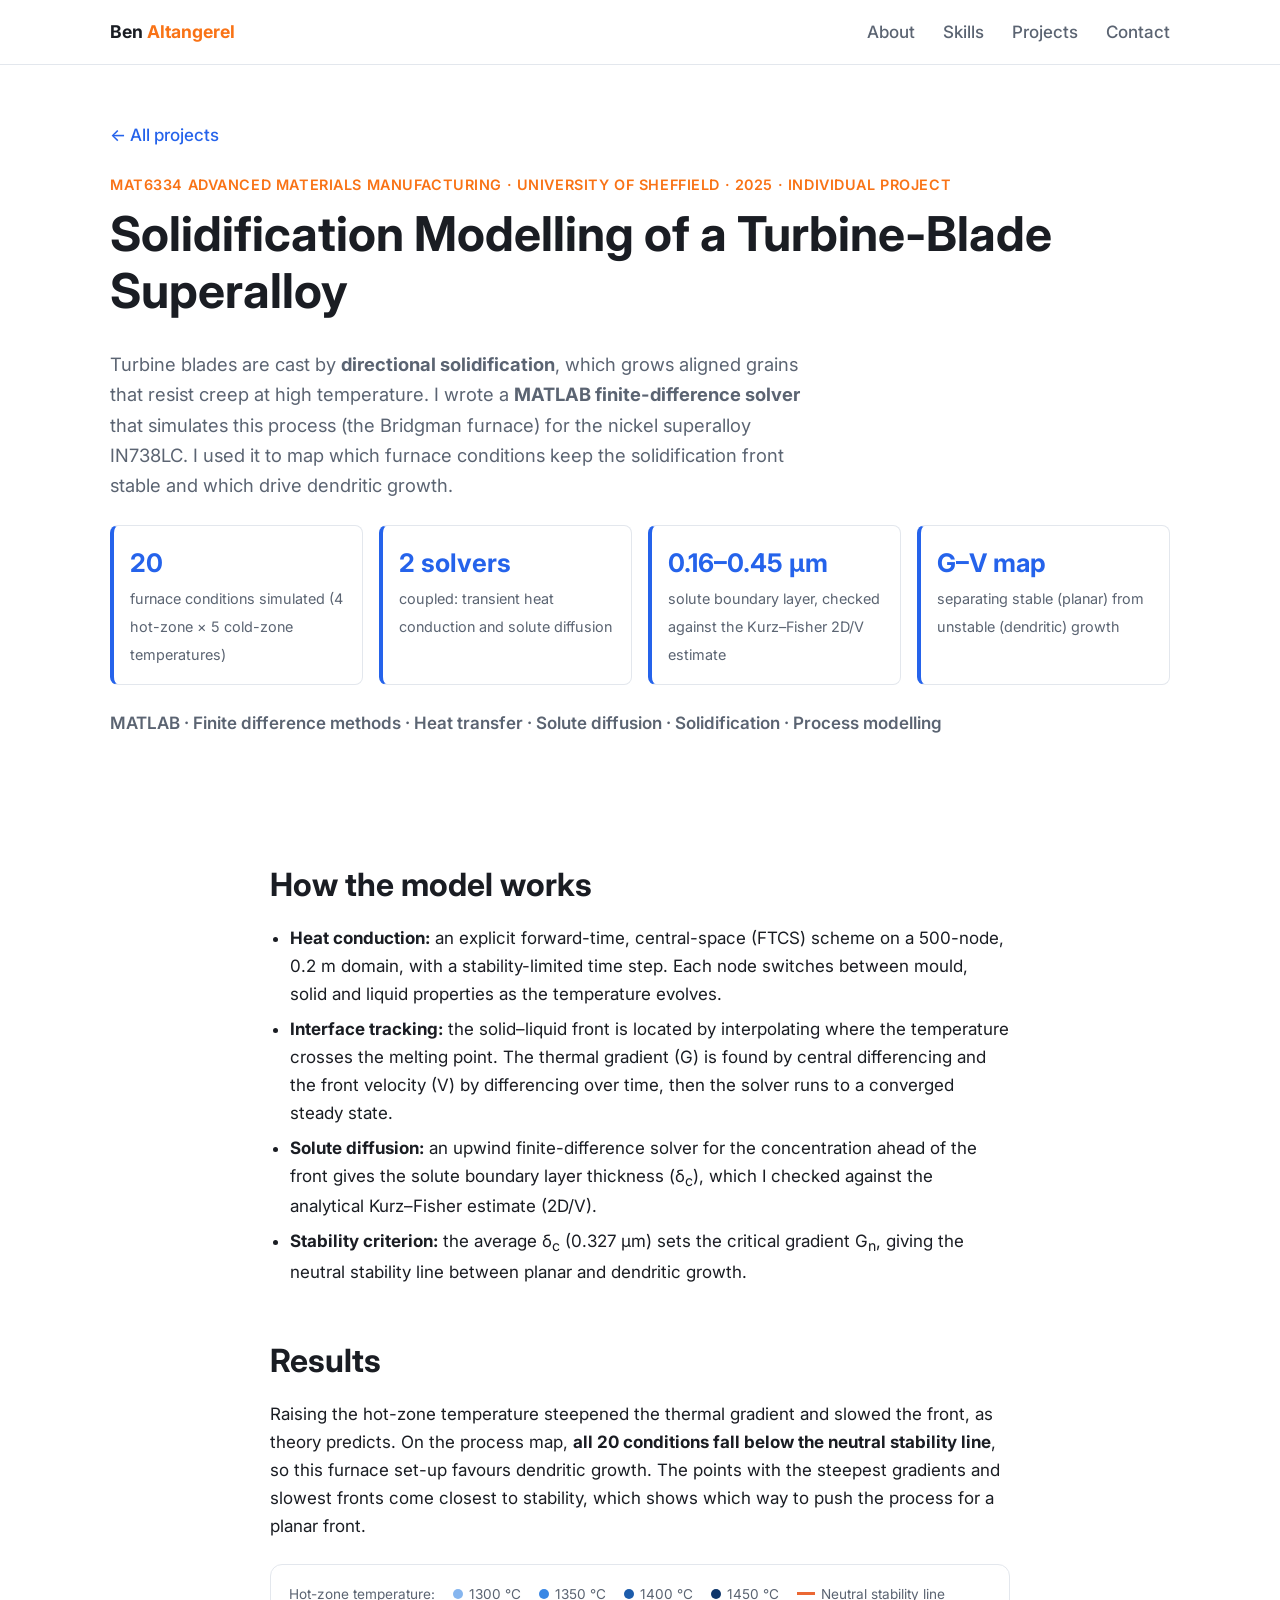
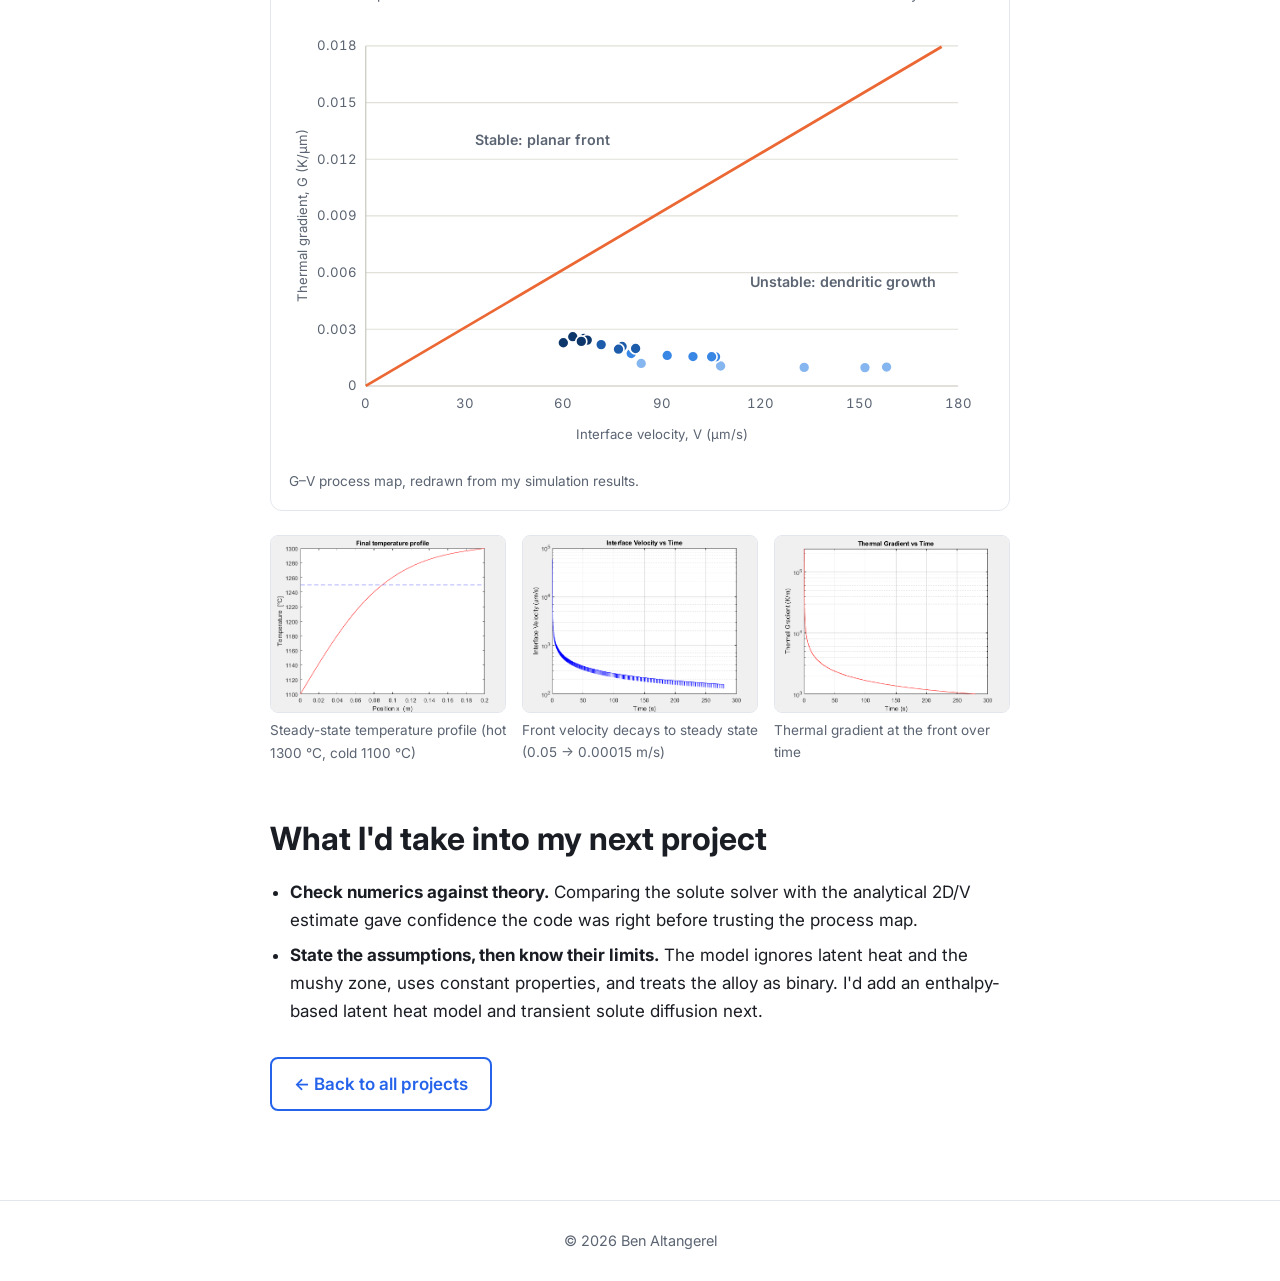
<file: projects/solidification-modelling.html>
<!DOCTYPE html>
<html lang="en">
<head>
  <meta charset="UTF-8">
  <meta name="viewport" content="width=device-width, initial-scale=1.0">
  <title>Superalloy Solidification Modelling | Ben Altangerel</title>
  <meta name="description" content="A MATLAB finite-difference model of directional solidification of the IN738LC turbine-blade superalloy, mapping which furnace conditions give planar or dendritic growth.">
  <meta property="og:title" content="Superalloy Solidification Modelling | Ben Altangerel">
  <meta property="og:description" content="MATLAB finite-difference model of turbine-blade superalloy solidification, with a G–V stability process map.">
  <link rel="preconnect" href="https://fonts.googleapis.com">
  <link rel="preconnect" href="https://fonts.gstatic.com" crossorigin>
  <link href="https://fonts.googleapis.com/css2?family=Inter:wght@400;500;600;700;800&display=swap" rel="stylesheet">
  <link rel="stylesheet" href="../css/style.css">
</head>
<body>

  <header class="site-header">
    <nav class="nav container">
      <a href="../index.html" class="brand">Ben <span>Altangerel</span></a>
      <button class="nav-toggle" aria-label="Open menu" aria-expanded="false">&#9776;</button>
      <ul>
        <li><a href="../index.html#about">About</a></li>
        <li><a href="../index.html#skills">Skills</a></li>
        <li><a href="../index.html#projects">Projects</a></li>
        <li><a href="../index.html#contact">Contact</a></li>
      </ul>
    </nav>
  </header>

  <main>
    <section class="project-hero">
      <div class="container">
        <a href="../index.html#projects" class="back-link">&larr; All projects</a>
        <p class="eyebrow">MAT6334 Advanced Materials Manufacturing &middot; University of Sheffield &middot; 2025 &middot; Individual project</p>
        <h1>Solidification Modelling of a Turbine-Blade Superalloy</h1>
        <p class="summary">
          Turbine blades are cast by <strong>directional solidification</strong>, which grows aligned grains that resist creep at high temperature.
          I wrote a <strong>MATLAB finite-difference solver</strong> that simulates this process (the Bridgman furnace) for the nickel superalloy IN738LC.
          I used it to map which furnace conditions keep the solidification front stable and which drive dendritic growth.
        </p>

        <div class="results">
          <div><strong>20</strong><span>furnace conditions simulated (4 hot-zone &times; 5 cold-zone temperatures)</span></div>
          <div><strong>2 solvers</strong><span>coupled: transient heat conduction and solute diffusion</span></div>
          <div><strong>0.16&ndash;0.45&nbsp;&micro;m</strong><span>solute boundary layer, checked against the Kurz&ndash;Fisher 2D/V estimate</span></div>
          <div><strong>G&ndash;V map</strong><span>separating stable (planar) from unstable (dendritic) growth</span></div>
        </div>
        <p class="specs">MATLAB &middot; Finite difference methods &middot; Heat transfer &middot; Solute diffusion &middot; Solidification &middot; Process modelling</p>
      </div>
    </section>

    <article class="container case-study">

      <h2>How the model works</h2>
      <ul>
        <li><strong>Heat conduction:</strong> an explicit forward-time, central-space (FTCS) scheme on a 500-node, 0.2&nbsp;m domain, with a stability-limited time step. Each node switches between mould, solid and liquid properties as the temperature evolves.</li>
        <li><strong>Interface tracking:</strong> the solid&ndash;liquid front is located by interpolating where the temperature crosses the melting point. The thermal gradient (G) is found by central differencing and the front velocity (V) by differencing over time, then the solver runs to a converged steady state.</li>
        <li><strong>Solute diffusion:</strong> an upwind finite-difference solver for the concentration ahead of the front gives the solute boundary layer thickness (&delta;<sub>c</sub>), which I checked against the analytical Kurz&ndash;Fisher estimate (2D/V).</li>
        <li><strong>Stability criterion:</strong> the average &delta;<sub>c</sub> (0.327&nbsp;&micro;m) sets the critical gradient G<sub>n</sub>, giving the neutral stability line between planar and dendritic growth.</li>
      </ul>

      <h2>Results</h2>
      <p>
        Raising the hot-zone temperature steepened the thermal gradient and slowed the front, as theory predicts. On the process map,
        <strong>all 20 conditions fall below the neutral stability line</strong>, so this furnace set-up favours dendritic growth. The points with the steepest gradients
        and slowest fronts come closest to stability, which shows which way to push the process for a planar front.
      </p>

      <figure class="viz">
        <div class="viz-legend" aria-hidden="true">
          <span>Hot-zone temperature:</span>
          <span><i class="key t1"></i>1300&nbsp;&deg;C</span>
          <span><i class="key t2"></i>1350&nbsp;&deg;C</span>
          <span><i class="key t3"></i>1400&nbsp;&deg;C</span>
          <span><i class="key t4"></i>1450&nbsp;&deg;C</span>
          <span><i class="key line"></i>Neutral stability line</span>
        </div>
        <svg viewBox="0 0 640 400" role="img" aria-labelledby="gv-title">
          <title id="gv-title">G–V process map: all 20 simulated conditions lie below the neutral stability line, in the unstable dendritic region</title>
          <g class="viz-grid">
            <line x1="70" x2="610" y1="288.3" y2="288.3"/><line x1="70" x2="610" y1="236.7" y2="236.7"/>
            <line x1="70" x2="610" y1="185" y2="185"/><line x1="70" x2="610" y1="133.3" y2="133.3"/>
            <line x1="70" x2="610" y1="81.7" y2="81.7"/><line x1="70" x2="610" y1="30" y2="30"/>
          </g>
          <line class="viz-axis" x1="70" x2="610" y1="340" y2="340"/>
          <line class="viz-axis" x1="70" x2="70" y1="30" y2="340"/>
          <g class="viz-tick" text-anchor="end">
            <text x="62" y="344">0</text><text x="62" y="292.3">0.003</text><text x="62" y="240.7">0.006</text>
            <text x="62" y="189">0.009</text><text x="62" y="137.3">0.012</text><text x="62" y="85.7">0.015</text><text x="62" y="34">0.018</text>
          </g>
          <g class="viz-tick" text-anchor="middle">
            <text x="70" y="360">0</text><text x="160" y="360">30</text><text x="250" y="360">60</text><text x="340" y="360">90</text>
            <text x="430" y="360">120</text><text x="520" y="360">150</text><text x="610" y="360">180</text>
            <text x="340" y="388">Interface velocity, V (&#181;m/s)</text>
          </g>
          <text class="viz-tick" transform="translate(16 185) rotate(-90)" text-anchor="middle">Thermal gradient, G (K/&#181;m)</text>

          <line class="neutral" x1="70" y1="340" x2="595" y2="30.8"/>
          <text class="region" x="170" y="120">Stable: planar front</text>
          <text class="region" x="420" y="250">Unstable: dendritic growth</text>

          <g class="pts t1">
            <circle cx="321.1" cy="319.5" r="5"/>
            <circle cx="393.5" cy="321.8" r="5"/>
            <circle cx="469.7" cy="323.1" r="5"/>
            <circle cx="525.1" cy="323.3" r="5"/>
            <circle cx="544.8" cy="322.8" r="5"/>
          </g>
          <g class="pts t2">
            <circle cx="312.0" cy="310.4" r="5"/>
            <circle cx="344.8" cy="312.2" r="5"/>
            <circle cx="368.3" cy="313.2" r="5"/>
            <circle cx="388.9" cy="313.5" r="5"/>
            <circle cx="385.3" cy="313.4" r="5"/>
          </g>
          <g class="pts t3">
            <circle cx="284.6" cy="302.3" r="5"/>
            <circle cx="303.7" cy="304.0" r="5"/>
            <circle cx="315.2" cy="305.1" r="5"/>
            <circle cx="316.0" cy="305.9" r="5"/>
            <circle cx="300.4" cy="306.5" r="5"/>
          </g>
          <g class="pts t4">
            <circle cx="258.7" cy="295.1" r="5"/>
            <circle cx="269.0" cy="296.7" r="5"/>
            <circle cx="271.9" cy="298.2" r="5"/>
            <circle cx="266.5" cy="299.4" r="5"/>
            <circle cx="250.1" cy="300.6" r="5"/>
          </g>
        </svg>
        <figcaption>G&ndash;V process map, redrawn from my simulation results.</figcaption>
      </figure>

      <div class="gallery docs three">
        <figure>
          <img src="../images/solidification/temperature-profile.png" alt="Final temperature profile along the domain, crossing the melting point">
          <figcaption>Steady-state temperature profile (hot 1300&nbsp;&deg;C, cold 1100&nbsp;&deg;C)</figcaption>
        </figure>
        <figure>
          <img src="../images/solidification/velocity-vs-time.png" alt="Interface velocity decaying over time on a log scale">
          <figcaption>Front velocity decays to steady state (0.05 &rarr; 0.00015&nbsp;m/s)</figcaption>
        </figure>
        <figure>
          <img src="../images/solidification/gradient-vs-time.png" alt="Thermal gradient decaying over time on a log scale">
          <figcaption>Thermal gradient at the front over time</figcaption>
        </figure>
      </div>

      <h2>What I'd take into my next project</h2>
      <ul>
        <li><strong>Check numerics against theory.</strong> Comparing the solute solver with the analytical 2D/V estimate gave confidence the code was right before trusting the process map.</li>
        <li><strong>State the assumptions, then know their limits.</strong> The model ignores latent heat and the mushy zone, uses constant properties, and treats the alloy as binary. I'd add an enthalpy-based latent heat model and transient solute diffusion next.</li>
      </ul>

      <p style="margin-top:32px"><a href="../index.html#projects" class="btn outline">&larr; Back to all projects</a></p>
    </article>
  </main>

  <footer class="site-footer">
    <div class="container">&copy; <span class="year"></span> Ben Altangerel</div>
  </footer>

  <script src="../js/main.js"></script>
</body>
</html>
</file>
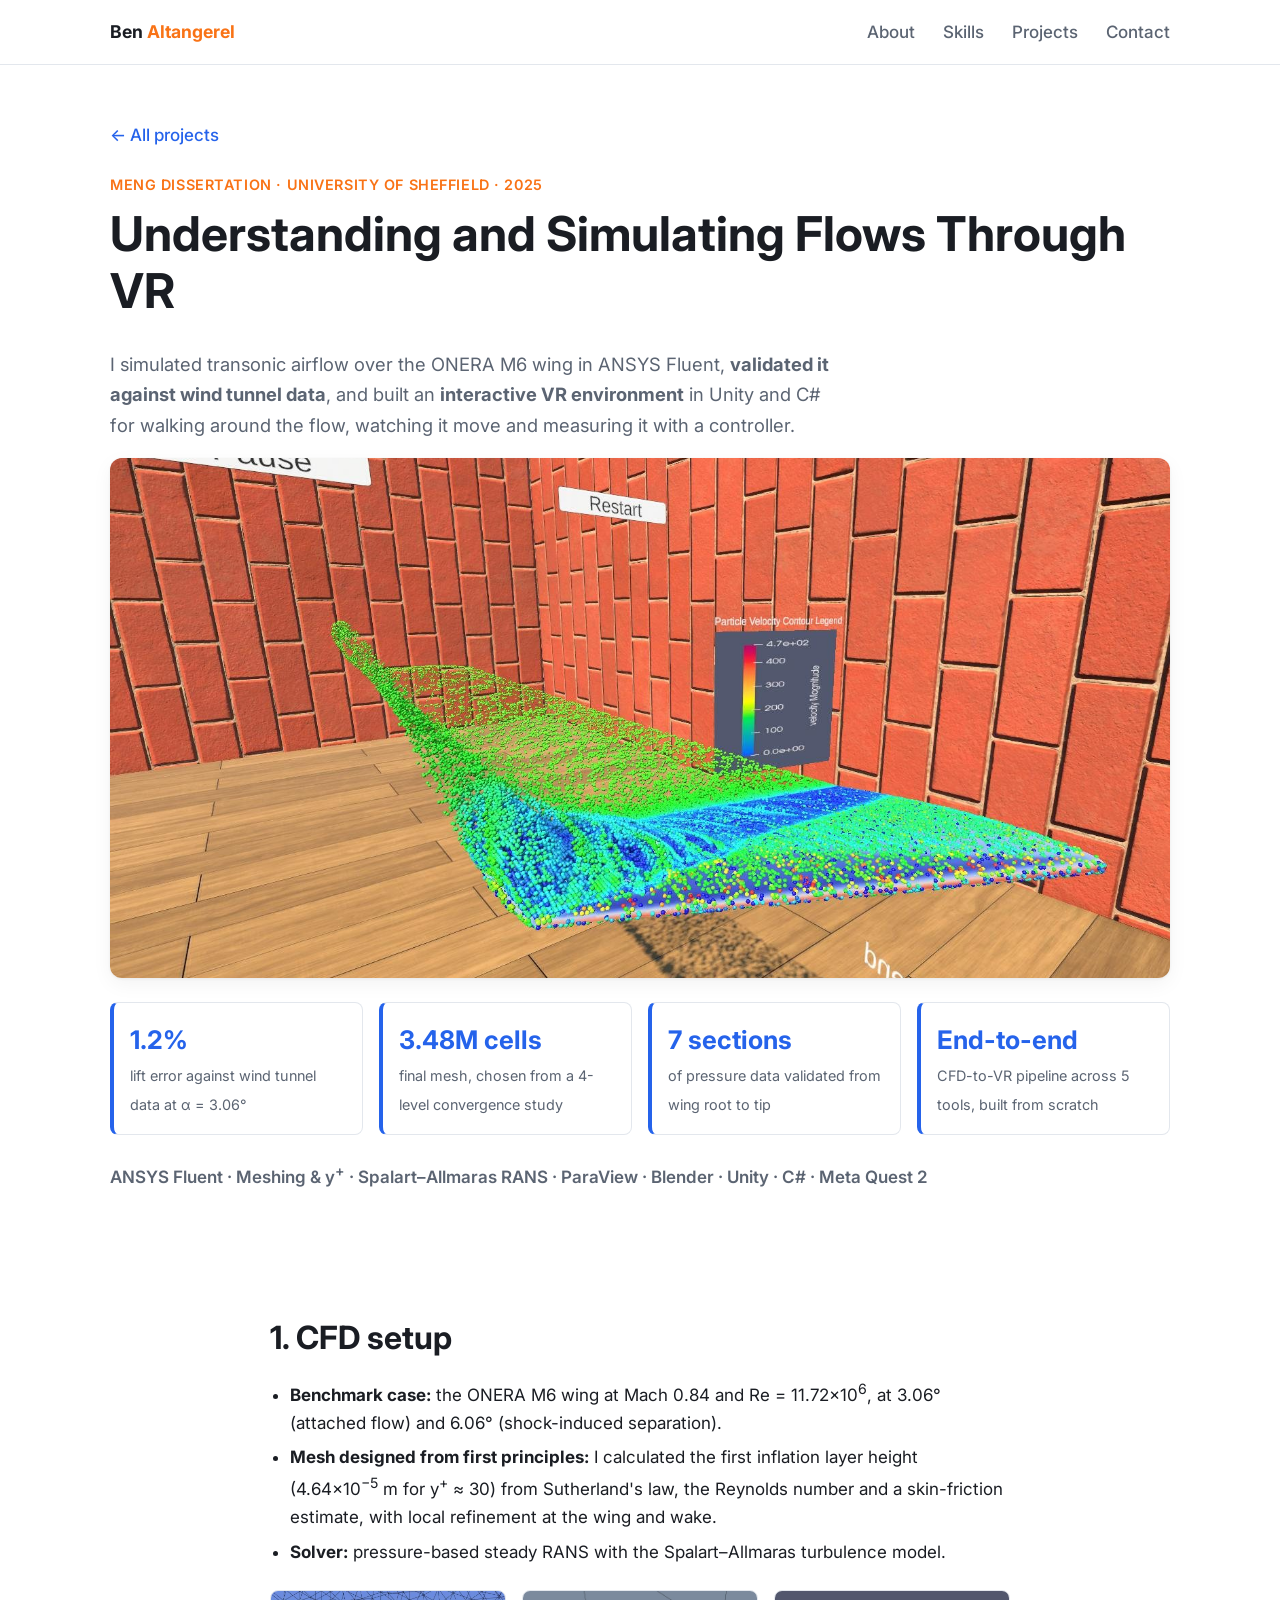
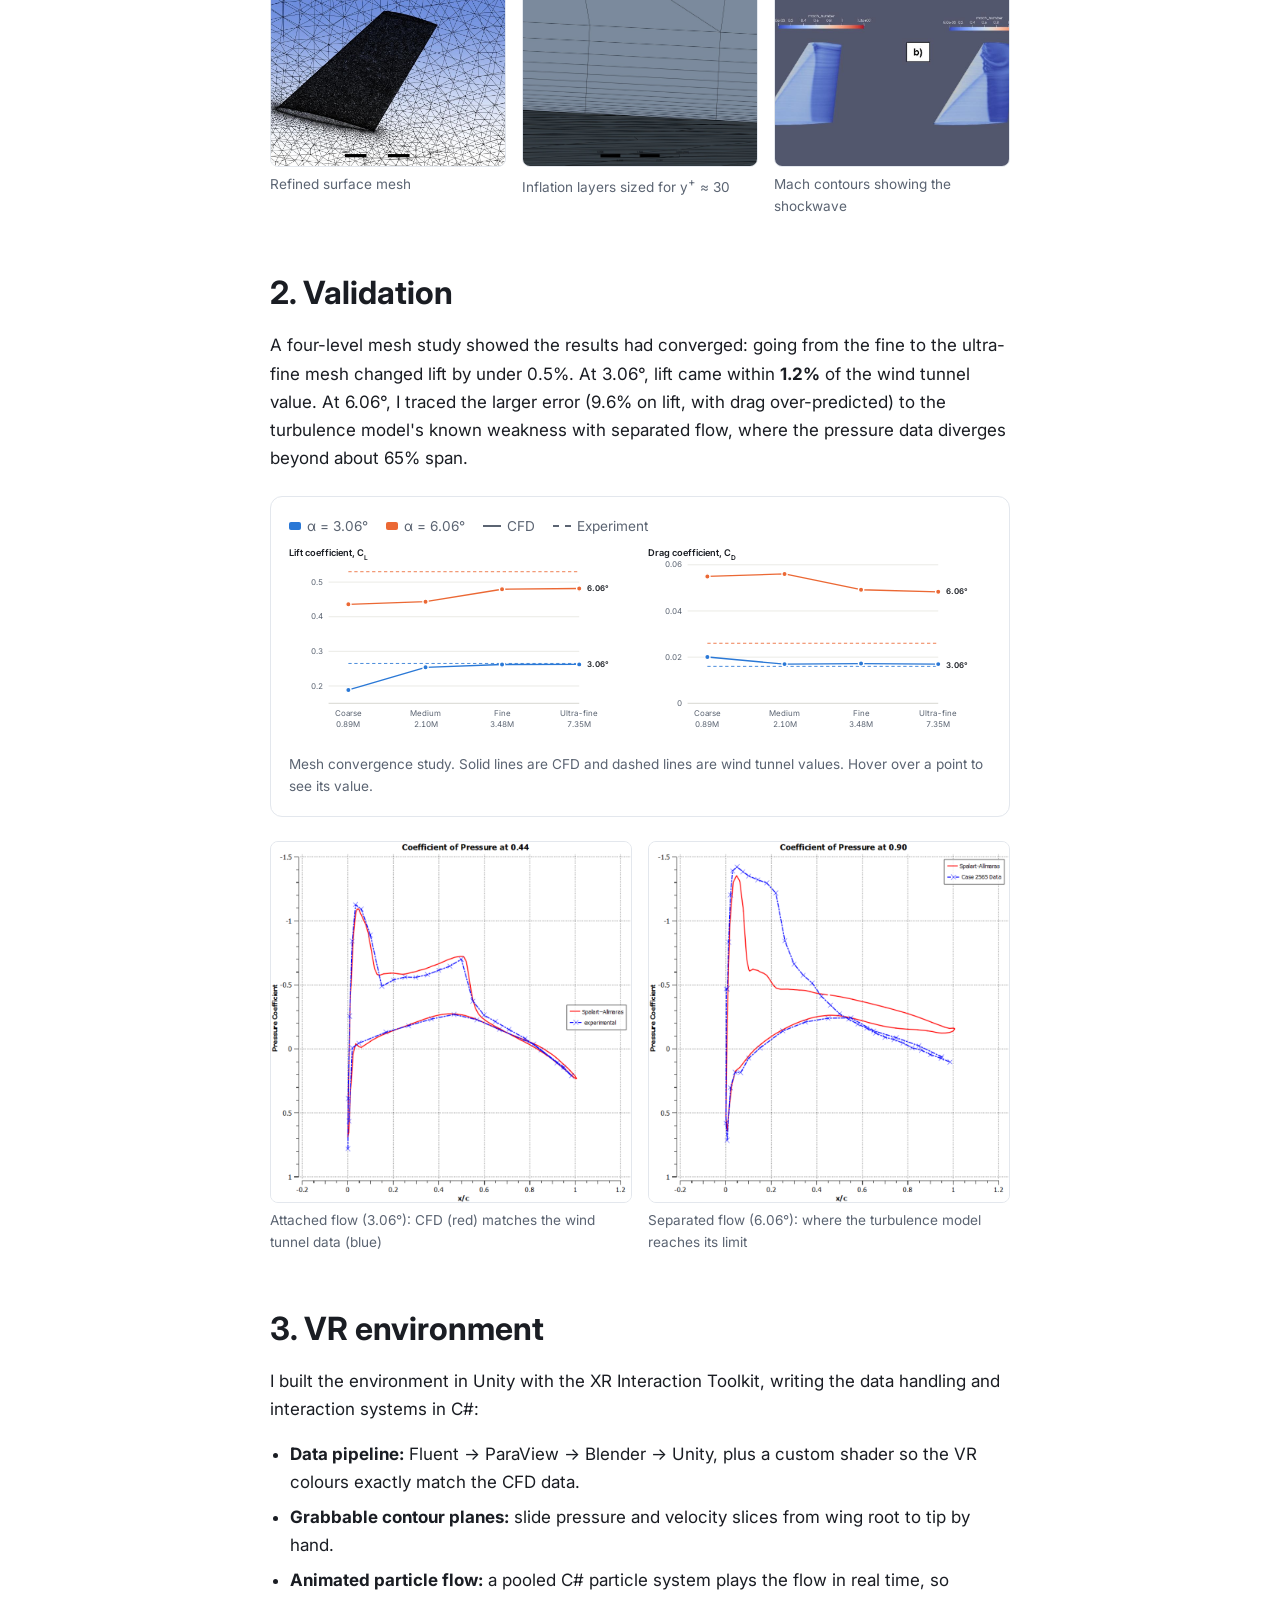
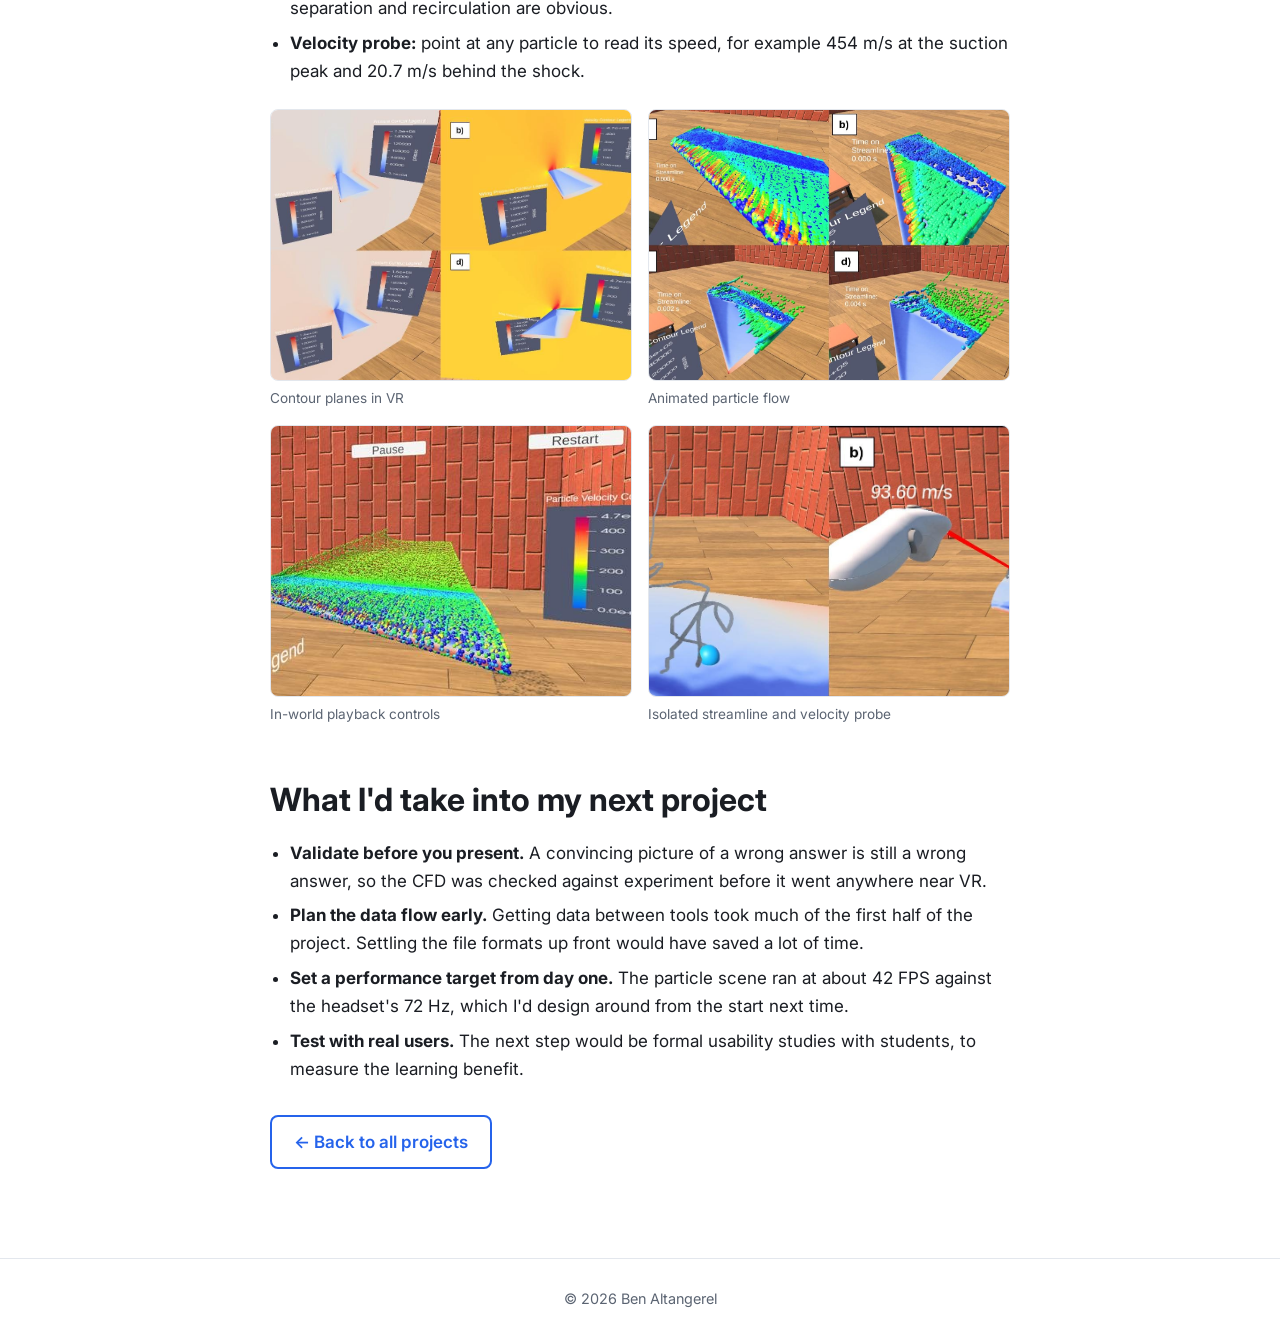
<file: projects/vr-cfd-onera-m6.html>
<!DOCTYPE html>
<html lang="en">
<head>
  <meta charset="UTF-8">
  <meta name="viewport" content="width=device-width, initial-scale=1.0">
  <title>Simulating Flows Through VR: ONERA M6 CFD | Ben Altangerel</title>
  <meta name="description" content="MEng dissertation: transonic CFD of the ONERA M6 wing in ANSYS Fluent, validated to within 1.2% of wind tunnel lift, and explored in an interactive VR environment built in Unity.">
  <meta property="og:title" content="Understanding and Simulating Flows Through VR | Ben Altangerel">
  <meta property="og:description" content="Transonic CFD of the ONERA M6 wing, validated against wind tunnel data and explored in an interactive VR environment I built in Unity.">
  <link rel="preconnect" href="https://fonts.googleapis.com">
  <link rel="preconnect" href="https://fonts.gstatic.com" crossorigin>
  <link href="https://fonts.googleapis.com/css2?family=Inter:wght@400;500;600;700;800&display=swap" rel="stylesheet">
  <link rel="stylesheet" href="../css/style.css">
</head>
<body>

  <header class="site-header">
    <nav class="nav container">
      <a href="../index.html" class="brand">Ben <span>Altangerel</span></a>
      <button class="nav-toggle" aria-label="Open menu" aria-expanded="false">&#9776;</button>
      <ul>
        <li><a href="../index.html#about">About</a></li>
        <li><a href="../index.html#skills">Skills</a></li>
        <li><a href="../index.html#projects">Projects</a></li>
        <li><a href="../index.html#contact">Contact</a></li>
      </ul>
    </nav>
  </header>

  <main>
    <section class="project-hero">
      <div class="container">
        <a href="../index.html#projects" class="back-link">&larr; All projects</a>
        <p class="eyebrow">MEng Dissertation &middot; University of Sheffield &middot; 2025</p>
        <h1>Understanding and Simulating Flows Through VR</h1>
        <p class="summary">
          I simulated transonic airflow over the ONERA M6 wing in ANSYS Fluent, <strong>validated it against wind tunnel data</strong>,
          and built an <strong>interactive VR environment</strong> in Unity and C# for walking around the flow, watching it move and
          measuring it with a controller.
        </p>

        <img class="cover" src="../images/vr-cfd/vr-particle-flow.jpg" alt="Animated particle velocity field over the ONERA M6 wing inside the Unity VR environment">

        <div class="results">
          <div><strong>1.2%</strong><span>lift error against wind tunnel data at &alpha; = 3.06&deg;</span></div>
          <div><strong>3.48M cells</strong><span>final mesh, chosen from a 4-level convergence study</span></div>
          <div><strong>7 sections</strong><span>of pressure data validated from wing root to tip</span></div>
          <div><strong>End-to-end</strong><span>CFD-to-VR pipeline across 5 tools, built from scratch</span></div>
        </div>
        <p class="specs">ANSYS Fluent &middot; Meshing &amp; y<sup>+</sup> &middot; Spalart&ndash;Allmaras RANS &middot; ParaView &middot; Blender &middot; Unity &middot; C# &middot; Meta Quest 2</p>
      </div>
    </section>

    <article class="container case-study">

      <h2>1. CFD setup</h2>
      <ul>
        <li><strong>Benchmark case:</strong> the ONERA M6 wing at Mach 0.84 and Re = 11.72&times;10<sup>6</sup>, at 3.06&deg; (attached flow) and 6.06&deg; (shock-induced separation).</li>
        <li><strong>Mesh designed from first principles:</strong> I calculated the first inflation layer height (4.64&times;10<sup>&minus;5</sup>&nbsp;m for y<sup>+</sup> &asymp; 30) from Sutherland's law, the Reynolds number and a skin-friction estimate, with local refinement at the wing and wake.</li>
        <li><strong>Solver:</strong> pressure-based steady RANS with the Spalart&ndash;Allmaras turbulence model.</li>
      </ul>
      <div class="gallery">
        <figure>
          <img src="../images/vr-cfd/cfd-surface-mesh.jpg" alt="Refined surface mesh on the ONERA M6 wing">
          <figcaption>Refined surface mesh</figcaption>
        </figure>
        <figure>
          <img src="../images/vr-cfd/cfd-inflation-layers.jpg" alt="Inflation layers along the aerofoil edge">
          <figcaption>Inflation layers sized for y<sup>+</sup> &asymp; 30</figcaption>
        </figure>
        <figure>
          <img src="../images/vr-cfd/mach-contours.jpg" alt="Mach number contours showing the shock on the upper surface">
          <figcaption>Mach contours showing the shockwave</figcaption>
        </figure>
      </div>

      <h2>2. Validation</h2>
      <p>
        A four-level mesh study showed the results had converged: going from the fine to the ultra-fine mesh changed lift by under 0.5%.
        At 3.06&deg;, lift came within <strong>1.2%</strong> of the wind tunnel value. At 6.06&deg;, I traced the larger error (9.6% on lift, with drag over-predicted)
        to the turbulence model's known weakness with separated flow, where the pressure data diverges beyond about 65% span.
      </p>

      <figure class="viz">
        <div class="viz-legend" aria-hidden="true">
          <span><i class="key s1"></i>&alpha; = 3.06&deg;</span>
          <span><i class="key s2"></i>&alpha; = 6.06&deg;</span>
          <span><i class="key solid"></i>CFD</span>
          <span><i class="key dashed"></i>Experiment</span>
        </div>
        <div class="viz-panels">
          <svg viewBox="0 0 520 300" role="img" aria-labelledby="cl-title">
            <title id="cl-title">Lift coefficient against mesh refinement: CFD converges towards the experimental value at 3.06 degrees and to within 10 percent at 6.06 degrees</title>
            <text class="viz-title" x="0" y="16">Lift coefficient, C<tspan baseline-shift="sub" font-size="10">L</tspan></text>
            <g class="viz-grid">
              <line x1="60" x2="440" y1="213.75" y2="213.75"/><line x1="60" x2="440" y1="161.25" y2="161.25"/>
              <line x1="60" x2="440" y1="108.75" y2="108.75"/><line x1="60" x2="440" y1="56.25" y2="56.25"/>
            </g>
            <line class="viz-axis" x1="60" x2="440" y1="240" y2="240"/>
            <g class="viz-tick" text-anchor="end">
              <text x="52" y="217.75">0.2</text><text x="52" y="165.25">0.3</text>
              <text x="52" y="112.75">0.4</text><text x="52" y="60.25">0.5</text>
            </g>
            <g class="viz-tick" text-anchor="middle">
              <text x="90" y="260">Coarse</text><text x="90" y="276">0.89M</text>
              <text x="207" y="260">Medium</text><text x="207" y="276">2.10M</text>
              <text x="323" y="260">Fine</text><text x="323" y="276">3.48M</text>
              <text x="440" y="260">Ultra-fine</text><text x="440" y="276">7.35M</text>
            </g>
            <line class="ref s1" x1="90" x2="440" y1="179.6" y2="179.6"/>
            <line class="ref s2" x1="90" x2="440" y1="40.5" y2="40.5"/>
            <polyline class="series s1" points="90,219.8 207,185.5 323,181.2 440,181.0"/>
            <polyline class="series s2" points="90,89.9 207,85.9 323,67.1 440,66.0"/>
            <g class="pt s1"><circle cx="90" cy="219.8" r="4"/><circle cx="207" cy="185.5" r="4"/><circle cx="323" cy="181.2" r="4"/><circle cx="440" cy="181.0" r="4"/></g>
            <g class="pt s2"><circle cx="90" cy="89.9" r="4"/><circle cx="207" cy="85.9" r="4"/><circle cx="323" cy="67.1" r="4"/><circle cx="440" cy="66.0" r="4"/></g>
            <g class="hit">
              <circle cx="90" cy="219.8" r="12"><title>Coarse (0.89M cells), α = 3.06°: CL = 0.1885</title></circle>
              <circle cx="207" cy="185.5" r="12"><title>Medium (2.10M cells), α = 3.06°: CL = 0.2538</title></circle>
              <circle cx="323" cy="181.2" r="12"><title>Fine (3.48M cells), α = 3.06°: CL = 0.2619 (experiment 0.265)</title></circle>
              <circle cx="440" cy="181.0" r="12"><title>Ultra-fine (7.35M cells), α = 3.06°: CL = 0.2623</title></circle>
              <circle cx="90" cy="89.9" r="12"><title>Coarse (0.89M cells), α = 6.06°: CL = 0.4359</title></circle>
              <circle cx="207" cy="85.9" r="12"><title>Medium (2.10M cells), α = 6.06°: CL = 0.4436</title></circle>
              <circle cx="323" cy="67.1" r="12"><title>Fine (3.48M cells), α = 6.06°: CL = 0.4793 (experiment 0.530)</title></circle>
              <circle cx="440" cy="66.0" r="12"><title>Ultra-fine (7.35M cells), α = 6.06°: CL = 0.4814</title></circle>
            </g>
            <g class="viz-label"><text x="452" y="185">3.06°</text><text x="452" y="70">6.06°</text></g>
          </svg>
          <svg viewBox="0 0 520 300" role="img" aria-labelledby="cd-title">
            <title id="cd-title">Drag coefficient against mesh refinement: close to experiment at 3.06 degrees, over-predicted at 6.06 degrees where the flow separates</title>
            <text class="viz-title" x="0" y="16">Drag coefficient, C<tspan baseline-shift="sub" font-size="10">D</tspan></text>
            <g class="viz-grid">
              <line x1="60" x2="440" y1="170" y2="170"/><line x1="60" x2="440" y1="100" y2="100"/><line x1="60" x2="440" y1="30" y2="30"/>
            </g>
            <line class="viz-axis" x1="60" x2="440" y1="240" y2="240"/>
            <g class="viz-tick" text-anchor="end">
              <text x="52" y="244">0</text><text x="52" y="174">0.02</text><text x="52" y="104">0.04</text><text x="52" y="34">0.06</text>
            </g>
            <g class="viz-tick" text-anchor="middle">
              <text x="90" y="260">Coarse</text><text x="90" y="276">0.89M</text>
              <text x="207" y="260">Medium</text><text x="207" y="276">2.10M</text>
              <text x="323" y="260">Fine</text><text x="323" y="276">3.48M</text>
              <text x="440" y="260">Ultra-fine</text><text x="440" y="276">7.35M</text>
            </g>
            <line class="ref s1" x1="90" x2="440" y1="184" y2="184"/>
            <line class="ref s2" x1="90" x2="440" y1="149" y2="149"/>
            <polyline class="series s1" points="90,169.8 207,180.6 323,179.8 440,180.6"/>
            <polyline class="series s2" points="90,47.7 207,43.9 323,67.8 440,71.0"/>
            <g class="pt s1"><circle cx="90" cy="169.8" r="4"/><circle cx="207" cy="180.6" r="4"/><circle cx="323" cy="179.8" r="4"/><circle cx="440" cy="180.6" r="4"/></g>
            <g class="pt s2"><circle cx="90" cy="47.7" r="4"/><circle cx="207" cy="43.9" r="4"/><circle cx="323" cy="67.8" r="4"/><circle cx="440" cy="71.0" r="4"/></g>
            <g class="hit">
              <circle cx="90" cy="169.8" r="12"><title>Coarse (0.89M cells), α = 3.06°: CD = 0.0201</title></circle>
              <circle cx="207" cy="180.6" r="12"><title>Medium (2.10M cells), α = 3.06°: CD = 0.0170</title></circle>
              <circle cx="323" cy="179.8" r="12"><title>Fine (3.48M cells), α = 3.06°: CD = 0.0172 (experiment 0.016)</title></circle>
              <circle cx="440" cy="180.6" r="12"><title>Ultra-fine (7.35M cells), α = 3.06°: CD = 0.0170</title></circle>
              <circle cx="90" cy="47.7" r="12"><title>Coarse (0.89M cells), α = 6.06°: CD = 0.0549</title></circle>
              <circle cx="207" cy="43.9" r="12"><title>Medium (2.10M cells), α = 6.06°: CD = 0.0560</title></circle>
              <circle cx="323" cy="67.8" r="12"><title>Fine (3.48M cells), α = 6.06°: CD = 0.0492 (experiment 0.026)</title></circle>
              <circle cx="440" cy="71.0" r="12"><title>Ultra-fine (7.35M cells), α = 6.06°: CD = 0.0483</title></circle>
            </g>
            <g class="viz-label"><text x="452" y="186">3.06°</text><text x="452" y="75">6.06°</text></g>
          </svg>
        </div>
        <figcaption>Mesh convergence study. Solid lines are CFD and dashed lines are wind tunnel values. Hover over a point to see its value.</figcaption>
      </figure>

      <div class="gallery two">
        <figure>
          <img src="../images/vr-cfd/cp-3deg-eta044.png" alt="Pressure coefficient at 44 percent span, 3.06 degrees: CFD matches experiment">
          <figcaption>Attached flow (3.06&deg;): CFD (red) matches the wind tunnel data (blue)</figcaption>
        </figure>
        <figure>
          <img src="../images/vr-cfd/cp-6deg-eta090.png" alt="Pressure coefficient at 90 percent span, 6.06 degrees: separated flow, CFD diverges">
          <figcaption>Separated flow (6.06&deg;): where the turbulence model reaches its limit</figcaption>
        </figure>
      </div>

      <h2>3. VR environment</h2>
      <p>I built the environment in Unity with the XR Interaction Toolkit, writing the data handling and interaction systems in C#:</p>
      <ul>
        <li><strong>Data pipeline:</strong> Fluent &rarr; ParaView &rarr; Blender &rarr; Unity, plus a custom shader so the VR colours exactly match the CFD data.</li>
        <li><strong>Grabbable contour planes:</strong> slide pressure and velocity slices from wing root to tip by hand.</li>
        <li><strong>Animated particle flow:</strong> a pooled C# particle system plays the flow in real time, so separation and recirculation are obvious.</li>
        <li><strong>Velocity probe:</strong> point at any particle to read its speed, for example 454&nbsp;m/s at the suction peak and 20.7&nbsp;m/s behind the shock.</li>
      </ul>
      <div class="gallery quad">
        <figure>
          <img src="../images/vr-cfd/vr-contour-planes.jpg" alt="Spanwise pressure and velocity contour planes in VR">
          <figcaption>Contour planes in VR</figcaption>
        </figure>
        <figure>
          <img src="../images/vr-cfd/vr-animation-frames.jpg" alt="Time-resolved frames of the particle flow animation">
          <figcaption>Animated particle flow</figcaption>
        </figure>
        <figure>
          <img src="../images/vr-cfd/vr-ui-controls.jpg" alt="Particle field with play, pause and restart controls">
          <figcaption>In-world playback controls</figcaption>
        </figure>
        <figure>
          <img src="../images/vr-cfd/vr-single-streamline.jpg" alt="Isolated streamline in the recirculation zone with a velocity probe reading">
          <figcaption>Isolated streamline and velocity probe</figcaption>
        </figure>
      </div>

      <h2>What I'd take into my next project</h2>
      <ul>
        <li><strong>Validate before you present.</strong> A convincing picture of a wrong answer is still a wrong answer, so the CFD was checked against experiment before it went anywhere near VR.</li>
        <li><strong>Plan the data flow early.</strong> Getting data between tools took much of the first half of the project. Settling the file formats up front would have saved a lot of time.</li>
        <li><strong>Set a performance target from day one.</strong> The particle scene ran at about 42&nbsp;FPS against the headset's 72&nbsp;Hz, which I'd design around from the start next time.</li>
        <li><strong>Test with real users.</strong> The next step would be formal usability studies with students, to measure the learning benefit.</li>
      </ul>

      <p style="margin-top:32px"><a href="../index.html#projects" class="btn outline">&larr; Back to all projects</a></p>
    </article>
  </main>

  <footer class="site-footer">
    <div class="container">&copy; <span class="year"></span> Ben Altangerel</div>
  </footer>

  <script src="../js/main.js"></script>
</body>
</html>
</file>
<file: css/style.css>
/* ==========================================================
   Engineering Portfolio — shared stylesheet
   Change the accent colour here and the whole site updates.
   ========================================================== */

:root {
  --accent: #2563eb;
  --accent-soft: #dbeafe;
  --bg: #ffffff;
  --bg-alt: #f5f7fa;
  --card: #ffffff;
  --text: #1a1d23;
  --muted: #5b6472;
  --border: #e3e7ed;
  --shadow: 0 1px 3px rgba(0, 0, 0, 0.06), 0 6px 20px rgba(0, 0, 0, 0.05);
  --radius: 12px;
  --max: 1100px;
  --sunset: #f97316;
  --font: "Inter", system-ui, -apple-system, "Segoe UI", Roboto, "Helvetica Neue", Arial, sans-serif;
}

@media (prefers-color-scheme: dark) {
  :root {
    --accent: #60a5fa;
    --accent-soft: #1e3a5f;
    --bg: #0f1216;
    --bg-alt: #161a20;
    --card: #1b2028;
    --text: #e8ebf0;
    --muted: #9aa3b1;
    --border: #2a313c;
    --shadow: 0 1px 3px rgba(0, 0, 0, 0.4);
  }
}

* { box-sizing: border-box; }

html { scroll-behavior: smooth; scroll-padding-top: 72px; }

body {
  margin: 0;
  font-family: var(--font);
  font-size: 17px;
  line-height: 1.65;
  color: var(--text);
  background: var(--bg);
}

img { max-width: 100%; display: block; }

a { color: var(--accent); text-decoration: none; }
a:hover { text-decoration: underline; }

h1, h2, h3 { line-height: 1.2; margin: 0 0 0.6em; }
h1 { font-size: clamp(2rem, 5vw, 3rem); }
h2 { font-size: clamp(1.5rem, 3.5vw, 2rem); }
h3 { font-size: 1.2rem; }
p { margin: 0 0 1em; }

.container { max-width: var(--max); margin: 0 auto; padding: 0 20px; }

section { padding: 72px 0; }
section.alt { background: var(--bg-alt); }

.section-intro { color: var(--muted); max-width: 640px; margin-bottom: 32px; }

/* ---------- Header / nav ---------- */
.site-header {
  position: sticky;
  top: 0;
  z-index: 10;
  background: color-mix(in srgb, var(--bg) 88%, transparent);
  backdrop-filter: blur(8px);
  border-bottom: 1px solid var(--border);
}

.nav {
  display: flex;
  align-items: center;
  justify-content: space-between;
  height: 64px;
}

.nav .brand { font-weight: 700; color: var(--text); font-size: 1.1rem; }
.nav .brand:hover { text-decoration: none; }

.nav ul { list-style: none; display: flex; gap: 28px; margin: 0; padding: 0; }
.nav ul a { color: var(--muted); font-weight: 500; }
.nav ul a:hover { color: var(--text); text-decoration: none; }

.nav-toggle {
  display: none;
  background: none;
  border: 1px solid var(--border);
  border-radius: 8px;
  color: var(--text);
  font-size: 1.3rem;
  padding: 4px 10px;
  cursor: pointer;
}

@media (max-width: 720px) {
  .nav-toggle { display: block; }
  .nav ul {
    display: none;
    position: absolute;
    top: 64px;
    left: 0;
    right: 0;
    flex-direction: column;
    gap: 0;
    background: var(--bg);
    border-bottom: 1px solid var(--border);
  }
  .nav ul.open { display: flex; }
  .nav ul a { display: block; padding: 14px 20px; }
}

/* ---------- Buttons ---------- */
.btn {
  display: inline-block;
  padding: 11px 22px;
  border-radius: 8px;
  font-weight: 600;
  border: 2px solid var(--accent);
  background: var(--accent);
  color: #fff;
  transition: transform 0.15s, opacity 0.15s;
}
.btn:hover { text-decoration: none; transform: translateY(-1px); opacity: 0.92; }
.btn.outline { background: transparent; color: var(--accent); }

.btn-row { display: flex; flex-wrap: wrap; gap: 12px; margin-top: 24px; }

/* ---------- Hero (full-screen London skyline) ---------- */
.hero {
  position: relative;
  min-height: 100vh;
  min-height: 100svh;
  display: flex;
  align-items: center;
  padding: 120px 0 96px;
  color: #fff;
  background:
    linear-gradient(180deg, rgba(8, 12, 22, 0.55) 0%, rgba(8, 12, 22, 0.35) 45%, rgba(8, 12, 22, 0.85) 100%),
    linear-gradient(90deg, rgba(8, 12, 22, 0.75) 0%, rgba(8, 12, 22, 0.1) 70%),
    url("../images/london-skyline.jpg") center 35% / cover no-repeat,
    #0b1020;
}
/* Phones and small laptops get the lighter 1920px version */
@media (max-width: 1280px) {
  .hero {
    background:
      linear-gradient(180deg, rgba(8, 12, 22, 0.6) 0%, rgba(8, 12, 22, 0.45) 45%, rgba(8, 12, 22, 0.9) 100%),
      url("../images/london-skyline-1920.jpg") center 35% / cover no-repeat,
      #0b1020;
  }
}

.hero-content { position: relative; z-index: 1; }
.hero h1 {
  font-size: clamp(2.4rem, 7vw, 4.5rem);
  font-weight: 800;
  letter-spacing: -0.03em;
  text-shadow: 0 2px 24px rgba(0, 0, 0, 0.35);
}
.hero .highlight {
  background: linear-gradient(90deg, #ffffff 0%, #fdba74 55%, var(--sunset) 100%);
  -webkit-background-clip: text;
  background-clip: text;
  color: transparent;
}
.hero .role {
  display: inline-block;
  color: #fff;
  font-weight: 600;
  font-size: 0.95rem;
  letter-spacing: 0.04em;
  text-transform: uppercase;
  padding: 6px 14px;
  margin-bottom: 20px;
  border: 1px solid rgba(255, 255, 255, 0.3);
  border-radius: 999px;
  background: rgba(255, 255, 255, 0.1);
  backdrop-filter: blur(6px);
}
.hero .pitch { color: rgba(255, 255, 255, 0.85); font-size: 1.2rem; max-width: 620px; }
@media (max-width: 480px) {
  .hero .role { font-size: 0.75rem; }
  .hero .pitch { font-size: 1.05rem; }
}

.hero .btn { background: var(--sunset); border-color: var(--sunset); box-shadow: 0 8px 24px rgba(249, 115, 22, 0.35); }
.hero .btn.outline {
  background: rgba(255, 255, 255, 0.08);
  border-color: rgba(255, 255, 255, 0.6);
  color: #fff;
  box-shadow: none;
  backdrop-filter: blur(6px);
}

.social { display: flex; gap: 12px; margin-top: 28px; flex-wrap: wrap; }
.social a {
  color: #fff;
  font-weight: 500;
  font-size: 0.95rem;
  padding: 6px 16px;
  border-radius: 999px;
  border: 1px solid rgba(255, 255, 255, 0.25);
  background: rgba(255, 255, 255, 0.08);
  backdrop-filter: blur(6px);
}
.social a:hover { text-decoration: none; background: rgba(255, 255, 255, 0.2); }

/* Bouncing "scroll down" mouse icon */
.scroll-cue {
  position: absolute;
  bottom: 28px;
  left: 50%;
  translate: -50% 0;
  width: 26px;
  height: 42px;
  border: 2px solid rgba(255, 255, 255, 0.7);
  border-radius: 14px;
}
.scroll-cue span {
  position: absolute;
  top: 8px;
  left: 50%;
  width: 4px;
  height: 8px;
  margin-left: -2px;
  border-radius: 2px;
  background: #fff;
  animation: scroll-cue 1.8s infinite;
}
@keyframes scroll-cue {
  0% { opacity: 1; transform: translateY(0); }
  100% { opacity: 0; transform: translateY(14px); }
}

/* Home page: header floats transparently over the photo, turns solid on scroll */
.home .site-header {
  position: fixed;
  left: 0;
  right: 0;
  background: transparent;
  border-bottom-color: transparent;
  backdrop-filter: none;
  transition: background 0.3s, border-color 0.3s;
}
.home .site-header:not(.scrolled) .brand,
.home .site-header:not(.scrolled) .nav ul a,
.home .site-header:not(.scrolled) .nav-toggle { color: #fff; border-color: rgba(255, 255, 255, 0.4); }
.home .site-header.scrolled {
  background: color-mix(in srgb, var(--bg) 88%, transparent);
  border-bottom-color: var(--border);
  backdrop-filter: blur(8px);
}
@media (max-width: 720px) {
  .home .site-header:not(.scrolled) .nav ul { background: rgba(8, 12, 22, 0.95); border-color: transparent; }
}

.brand span { color: var(--sunset); }

/* Section headings get a short gradient underline */
section h2::after {
  content: "";
  display: block;
  width: 56px;
  height: 4px;
  margin-top: 12px;
  border-radius: 2px;
  background: linear-gradient(90deg, var(--accent), var(--sunset));
}
.contact h2::after { margin-left: auto; margin-right: auto; }

/* Fade-up as sections scroll into view (added by js/main.js) */
.reveal { opacity: 0; transform: translateY(24px); transition: opacity 0.7s ease, transform 0.7s ease; }
.reveal.visible { opacity: 1; transform: none; }
@media (prefers-reduced-motion: reduce) {
  html { scroll-behavior: auto; }
  .reveal { opacity: 1; transform: none; transition: none; }
  .scroll-cue span { animation: none; }
}

/* ---------- About ---------- */
.about-grid {
  display: grid;
  grid-template-columns: 260px 1fr;
  gap: 48px;
  align-items: center;
}
.about-grid img {
  width: 100%;
  aspect-ratio: 1;
  object-fit: cover;
  border-radius: 50%;
  border: 4px solid var(--card);
  box-shadow: var(--shadow);
}
@media (max-width: 720px) {
  .about-grid { grid-template-columns: 1fr; gap: 28px; }
  .about-grid img { max-width: 200px; margin: 0 auto; }
}

/* ---------- Skills ---------- */
.skills-grid {
  display: grid;
  grid-template-columns: repeat(auto-fit, minmax(280px, 1fr));
  gap: 24px;
}
.skill-group {
  background: var(--card);
  border: 1px solid var(--border);
  border-radius: var(--radius);
  padding: 24px;
}

.tags { display: flex; flex-wrap: wrap; gap: 8px; list-style: none; padding: 0; margin: 0; }
.tags li {
  background: var(--accent-soft);
  color: var(--accent);
  font-size: 0.85rem;
  font-weight: 600;
  padding: 4px 12px;
  border-radius: 999px;
}

/* ---------- Projects ---------- */
.filters { display: flex; gap: 8px; flex-wrap: wrap; margin-bottom: 28px; }
.filters button {
  font: inherit;
  font-size: 0.95rem;
  padding: 6px 16px;
  border-radius: 999px;
  border: 1px solid var(--border);
  background: var(--card);
  color: var(--muted);
  cursor: pointer;
}
.filters button.active { background: var(--accent); border-color: var(--accent); color: #fff; }

.project-grid {
  display: grid;
  grid-template-columns: repeat(auto-fill, minmax(300px, 1fr));
  gap: 24px;
}

.project-card {
  display: flex;
  flex-direction: column;
  background: var(--card);
  border: 1px solid var(--border);
  border-radius: var(--radius);
  overflow: hidden;
  box-shadow: var(--shadow);
  color: var(--text);
  transition: transform 0.2s;
}
.project-card:hover {
  transform: translateY(-6px);
  text-decoration: none;
  border-color: color-mix(in srgb, var(--accent) 50%, var(--border));
  box-shadow: 0 16px 40px rgba(37, 99, 235, 0.15);
}
.project-card.reveal { transition: opacity 0.7s ease, transform 0.4s ease, border-color 0.2s, box-shadow 0.2s; }
.project-card img { transition: transform 0.5s; }
.project-card:hover img { transform: scale(1.04); }
.project-card[hidden] { display: none; }
.project-card img { width: 100%; aspect-ratio: 16 / 10; object-fit: cover; background: var(--bg-alt); }
.project-card .body { padding: 20px; display: flex; flex-direction: column; gap: 10px; flex: 1; }
.project-card h3 { margin: 0; }
.project-card p { color: var(--muted); margin: 0; flex: 1; }
.project-card .more { color: var(--accent); font-weight: 600; font-size: 0.95rem; }

/* ---------- Contact ---------- */
.contact { text-align: center; }
.contact .section-intro { margin-left: auto; margin-right: auto; }
.contact .btn-row { justify-content: center; }

/* ---------- Footer ---------- */
.site-footer {
  border-top: 1px solid var(--border);
  padding: 28px 0;
  color: var(--muted);
  font-size: 0.9rem;
  text-align: center;
}
.site-footer .credit { display: block; font-size: 0.8rem; margin-top: 4px; opacity: 0.7; }

/* ---------- Project pages ---------- */
.project-hero { padding: 56px 0 32px; }
.back-link { display: inline-block; margin-bottom: 24px; font-weight: 500; }
.project-hero .summary { color: var(--muted); font-size: 1.15rem; max-width: 720px; }

.cover {
  width: 100%;
  max-height: 520px;
  object-fit: cover;
  border-radius: var(--radius);
  box-shadow: var(--shadow);
  cursor: zoom-in;
}

.facts {
  display: grid;
  grid-template-columns: repeat(auto-fit, minmax(160px, 1fr));
  gap: 16px;
  margin: 32px 0 0;
}
.facts div {
  background: var(--bg-alt);
  border: 1px solid var(--border);
  border-radius: var(--radius);
  padding: 16px 18px;
}
.facts dt { font-size: 0.8rem; text-transform: uppercase; letter-spacing: 0.05em; color: var(--muted); }
.facts dd { margin: 4px 0 0; font-weight: 600; }

.case-study { max-width: 780px; padding: 24px 20px 72px; }
.case-study h2 { margin-top: 48px; padding-top: 8px; }
.case-study ul { padding-left: 1.2em; }
.case-study li { margin-bottom: 0.4em; }

.gallery {
  display: grid;
  grid-template-columns: repeat(auto-fill, minmax(220px, 1fr));
  gap: 16px;
  margin: 24px 0;
}
.gallery.two { grid-template-columns: repeat(auto-fill, minmax(300px, 1fr)); }
.gallery.quad { grid-template-columns: repeat(2, 1fr); }
/* Document excerpts: show the whole page, never crop */
.gallery.docs { grid-template-columns: repeat(auto-fit, minmax(280px, 1fr)); align-items: start; }
.gallery.docs img { aspect-ratio: auto; object-fit: contain; background: #fff; }
@media (max-width: 480px) { .gallery.quad { grid-template-columns: 1fr; } }
.gallery.two img { aspect-ratio: 1; object-fit: contain; background: #fff; }
.gallery figure { margin: 0; }
.gallery img {
  width: 100%;
  aspect-ratio: 4 / 3;
  object-fit: cover;
  border-radius: 8px;
  border: 1px solid var(--border);
  cursor: zoom-in;
}
.gallery figcaption { font-size: 0.85rem; color: var(--muted); margin-top: 6px; }

.eyebrow { color: var(--sunset); font-weight: 600; font-size: 0.9rem; letter-spacing: 0.04em; text-transform: uppercase; margin-bottom: 8px; }
.case-study h3 { margin-top: 32px; }

/* Step-by-step pipeline (numbered boxes with arrows) */
.pipeline {
  list-style: none;
  counter-reset: step;
  padding: 0;
  margin: 24px 0;
  display: grid;
  grid-template-columns: repeat(auto-fit, minmax(130px, 1fr));
  gap: 14px;
}
.pipeline li {
  counter-increment: step;
  position: relative;
  background: var(--card);
  border: 1px solid var(--border);
  border-top: 3px solid var(--accent);
  border-radius: 10px;
  padding: 14px;
  margin: 0;
}
.pipeline li::before { content: counter(step); font-size: 0.75rem; font-weight: 700; color: var(--sunset); }
.pipeline strong { display: block; font-size: 0.98rem; margin: 2px 0 4px; }
.pipeline span { display: block; font-size: 0.82rem; color: var(--muted); line-height: 1.45; }

/* Data tables */
.table-wrap { overflow-x: auto; margin: 20px 0; border: 1px solid var(--border); border-radius: 10px; }
.table-wrap table { width: 100%; border-collapse: collapse; font-size: 0.9rem; }
.table-wrap th, .table-wrap td { padding: 10px 12px; text-align: left; border-bottom: 1px solid var(--border); vertical-align: top; }
.table-wrap th { background: var(--bg-alt); font-weight: 600; white-space: nowrap; }
.table-wrap tr:last-child td { border-bottom: none; }
.table-wrap td { font-variant-numeric: tabular-nums; }

/* Inline SVG charts */
.viz {
  --series-1: #2a78d6;
  --series-2: #eb6834;
  --grid: #e1e0d9;
  --axis: #c3c2b7;
  margin: 24px 0;
  padding: 18px;
  background: var(--card);
  border: 1px solid var(--border);
  border-radius: var(--radius);
}
@media (prefers-color-scheme: dark) {
  .viz { --series-1: #3987e5; --series-2: #d95926; --grid: #2c2c2a; --axis: #383835; }
}
.viz-legend { display: flex; flex-wrap: wrap; gap: 6px 18px; font-size: 0.85rem; color: var(--muted); margin-bottom: 8px; }
.viz-legend span { display: inline-flex; align-items: center; gap: 6px; }
.viz-legend .key { display: inline-block; width: 18px; height: 0; border-top: 2px solid; }
.viz-legend .key.s1 { border-color: var(--series-1); border-top-width: 8px; width: 12px; border-radius: 2px; }
.viz-legend .key.s2 { border-color: var(--series-2); border-top-width: 8px; width: 12px; border-radius: 2px; }
.viz-legend .key.solid { border-color: var(--muted); }
.viz-legend .key.dashed { border-color: var(--muted); border-top-style: dashed; }
.viz-panels { display: grid; grid-template-columns: repeat(auto-fit, minmax(280px, 1fr)); gap: 16px; }
.viz svg { width: 100%; height: auto; overflow: visible; }
.viz-title { font-size: 14px; font-weight: 600; fill: var(--text); }
.viz-tick { font-size: 12px; fill: var(--muted); font-variant-numeric: tabular-nums; }
.viz-label { font-size: 12px; font-weight: 600; fill: var(--text); }
.viz-grid line { stroke: var(--grid); stroke-width: 1; }
.viz-axis { stroke: var(--axis); stroke-width: 1; }
.viz .series { fill: none; stroke-width: 2; stroke-linejoin: round; }
.viz .ref { stroke-width: 1.5; stroke-dasharray: 5 4; opacity: 0.85; }
.viz .series.s1, .viz .ref.s1 { stroke: var(--series-1); }
.viz .series.s2, .viz .ref.s2 { stroke: var(--series-2); }
.viz .pt circle { stroke: var(--card); stroke-width: 2; }
.viz .pt.s1 circle { fill: var(--series-1); }
.viz .pt.s2 circle { fill: var(--series-2); }
.viz .hit circle { fill: transparent; cursor: help; }
.viz figcaption { font-size: 0.85rem; color: var(--muted); margin-top: 10px; }

/* Process map: hot-zone temperature as an ordered (light-to-dark) blue ramp, neutral line in slot-2 orange */
.viz { --t1: #86b6ef; --t2: #3987e5; --t3: #1c5cab; --t4: #0d366b; }
@media (prefers-color-scheme: dark) {
  .viz { --t1: #b7d3f6; --t2: #6da7ec; --t3: #3987e5; --t4: #1c5cab; }
}
.viz .pts circle { stroke: var(--card); stroke-width: 1.5; }
.viz .pts.t1 circle { fill: var(--t1); }
.viz .pts.t2 circle { fill: var(--t2); }
.viz .pts.t3 circle { fill: var(--t3); }
.viz .pts.t4 circle { fill: var(--t4); }
.viz .neutral { stroke: var(--series-2); stroke-width: 2.5; }
.viz .region { font-size: 13px; font-weight: 600; fill: var(--muted); }
.viz-legend .key.t1, .viz-legend .key.t2, .viz-legend .key.t3, .viz-legend .key.t4 { width: 10px; height: 10px; border: none; border-radius: 50%; }
.viz-legend .key.t1 { background: var(--t1); }
.viz-legend .key.t2 { background: var(--t2); }
.viz-legend .key.t3 { background: var(--t3); }
.viz-legend .key.t4 { background: var(--t4); }
.viz-legend .key.line { border-color: var(--series-2); border-top-width: 3px; }
/* Two images side by side in place of a cover image */
.hero-pair { margin-top: 8px; }
.hero-pair img { height: 340px; object-fit: contain; background: #fff; }

/* Text panel used in place of an image inside a gallery */
.callout {
  height: 100%;
  padding: 20px;
  background: var(--bg-alt);
  border: 1px solid var(--border);
  border-left: 4px solid var(--sunset);
  border-radius: 8px;
}
.callout strong { display: block; margin-bottom: 8px; }
.callout p { margin: 0; font-size: 0.95rem; }

/* Short silent test clips */
video.clip {
  width: 100%;
  aspect-ratio: 1;
  object-fit: cover;
  display: block;
  border-radius: 8px;
  border: 1px solid var(--border);
  background: #000;
}
.gallery.docs.three { grid-template-columns: repeat(auto-fit, minmax(200px, 1fr)); }

.project-hero .results { margin-top: 24px; }
.specs { font-weight: 600; color: var(--muted); }
.hint { font-size: 0.9rem; color: var(--muted); margin: -4px 0 0; }

/* Decision-matrix score chips (number always shown, colour is secondary) */
.score { display: inline-block; min-width: 28px; text-align: center; font-weight: 700; padding: 2px 8px; border-radius: 6px; }
.score.high { background: #dcfce7; color: #166534; }
.score.mid { background: #fef9c3; color: #854d0e; }
.score.low { background: #fee2e2; color: #991b1b; }
.score-table tr.chosen td { background: color-mix(in srgb, var(--accent) 8%, transparent); }
.team-line { font-size: 0.9rem; color: var(--muted); margin-top: 24px; }

/* "Want the detail?" call-to-action at the end of a condensed case study */
.cta-box {
  display: flex;
  align-items: center;
  justify-content: space-between;
  gap: 16px 24px;
  flex-wrap: wrap;
  margin-top: 48px;
  padding: 20px 24px;
  background: var(--bg-alt);
  border: 1px solid var(--border);
  border-left: 4px solid var(--sunset);
  border-radius: var(--radius);
}
.cta-box strong { display: block; font-size: 1.05rem; }
.cta-box span { color: var(--muted); font-size: 0.95rem; }
.cta-box div { flex: 1 1 320px; }

.diagram { margin: 28px 0; }
.diagram img {
  width: 100%;
  border: 1px solid var(--border);
  border-radius: var(--radius);
  background: #fff;
  cursor: zoom-in;
}
.diagram figcaption { font-size: 0.85rem; color: var(--muted); margin-top: 8px; text-align: center; }

.results {
  display: grid;
  grid-template-columns: repeat(auto-fit, minmax(160px, 1fr));
  gap: 16px;
  margin: 24px 0;
}
.results div {
  background: var(--card);
  border: 1px solid var(--border);
  border-left: 4px solid var(--accent);
  border-radius: 8px;
  padding: 16px;
}
.results strong { display: block; font-size: 1.6rem; color: var(--accent); }
.results span { font-size: 0.9rem; color: var(--muted); }

pre {
  background: var(--bg-alt);
  border: 1px solid var(--border);
  border-radius: 8px;
  padding: 16px;
  overflow-x: auto;
  font-size: 0.9rem;
}

/* ---------- Printing / saving a page as PDF ---------- */
@media print {
  @page { size: A4; margin: 14mm; }
  * { -webkit-print-color-adjust: exact; print-color-adjust: exact; }
  body { font-size: 11pt; }
  .site-header, .site-footer, .back-link, .nav-toggle, .lightbox, .scroll-cue, .case-study .btn.outline { display: none !important; }
  .reveal { opacity: 1 !important; transform: none !important; }
  .project-hero { padding-top: 0; }
  .cover { max-height: 110mm; box-shadow: none; }
  .case-study { padding-bottom: 0; }
  figure, table, .results, .facts, .viz, .cta-box, .gallery figure { break-inside: avoid; }
  h2, h3 { break-after: avoid; }
  .project-card:hover, .project-card img { transform: none; }
}

/* Yellow highlight for placeholders still to fill in. Remove the <mark class="todo"> tags once done. */
mark.todo { background: #fef08a; color: #713f12; padding: 0 4px; border-radius: 4px; }

/* ---------- Lightbox (click an image to enlarge) ---------- */
.lightbox {
  position: fixed;
  inset: 0;
  z-index: 100;
  display: none;
  align-items: center;
  justify-content: center;
  flex-direction: column;
  gap: 12px;
  padding: 24px;
  background: rgba(0, 0, 0, 0.88);
  cursor: zoom-out;
}
.lightbox.open { display: flex; }
.lightbox img { max-height: 85vh; max-width: 100%; object-fit: contain; border-radius: 6px; }
.lightbox p { color: #ddd; margin: 0; text-align: center; }
</file>
<file: css/print.css>
/* ==========================================================
   Print layout for portfolio-pdf.html (A4).
   Loaded after style.css; forces light colours whatever the OS theme.
   ========================================================== */

@page { size: A4; margin: 14mm 14mm 16mm; }
@page :first { margin: 0; }

html:root {
  --accent: #2563eb;
  --accent-soft: #dbeafe;
  --bg: #ffffff;
  --bg-alt: #f5f7fa;
  --card: #ffffff;
  --text: #1a1d23;
  --muted: #5b6472;
  --border: #e3e7ed;
  --shadow: none;
  color-scheme: light;
}
html:root .viz { --series-1: #2a78d6; --series-2: #eb6834; --grid: #e1e0d9; --axis: #c3c2b7; --t1: #86b6ef; --t2: #3987e5; --t3: #1c5cab; --t4: #0d366b; }

* { -webkit-print-color-adjust: exact; print-color-adjust: exact; }

body { font-size: 10.5pt; line-height: 1.5; background: #fff; }
.sheet { break-before: page; padding: 0; }
.sheet:first-child { break-before: auto; }

h1 { font-size: 24pt; margin-bottom: 6pt; }
h2 { font-size: 15pt; margin: 0 0 8pt; }
h3 { font-size: 11.5pt; margin: 12pt 0 4pt; }
p { margin: 0 0 7pt; }
ul { margin: 0 0 8pt; padding-left: 1.2em; }
li { margin-bottom: 3pt; }
section h2::after { margin-top: 6pt; height: 3px; width: 40px; }

figure, table, .viz, .results, .pipeline, .facts, .skill-group, .pdf-grid > * { break-inside: avoid; }
h2, h3 { break-after: avoid; }

/* ---------- Cover (full-bleed first page) ---------- */
.pdf-cover { height: 297mm; display: flex; flex-direction: column; }
.pdf-cover .banner {
  flex: 0 0 150mm;
  display: flex;
  flex-direction: column;
  justify-content: flex-end;
  padding: 0 18mm 14mm;
  color: #fff;
  background:
    linear-gradient(180deg, rgba(8, 12, 22, 0.35) 0%, rgba(8, 12, 22, 0.85) 100%),
    url("../images/london-skyline-1920.jpg") center 40% / cover no-repeat,
    #0b1020;
}
.pdf-cover .role {
  align-self: flex-start;
  font-size: 9pt;
  font-weight: 600;
  letter-spacing: 0.06em;
  text-transform: uppercase;
  padding: 4pt 10pt;
  border: 1px solid rgba(255, 255, 255, 0.45);
  border-radius: 999px;
  margin-bottom: 10pt;
}
.pdf-cover h1 { font-size: 38pt; font-weight: 800; letter-spacing: -0.02em; margin: 0 0 4pt; color: #fff; }
/* Solid colour: gradient text prints with a visible box in Chromium */
.pdf-cover .highlight { color: #fb923c; }
.pdf-cover .sub { font-size: 13pt; color: rgba(255, 255, 255, 0.88); margin: 0; }
.pdf-cover .body { flex: 1; padding: 14mm 18mm 12mm; display: flex; flex-direction: column; gap: 10pt; }
.pdf-cover .pitch { font-size: 12pt; color: var(--text); max-width: 150mm; }
.contact-list { list-style: none; padding: 0; display: grid; grid-template-columns: 1fr 1fr; gap: 6pt 16pt; }
.contact-list li { margin: 0; }
.contact-list span { display: block; font-size: 8pt; text-transform: uppercase; letter-spacing: 0.05em; color: var(--muted); }
.contact-list a { font-weight: 600; }
.featured {
  margin-top: auto;
  display: grid;
  grid-template-columns: 70mm 1fr;
  gap: 12pt;
  align-items: center;
  padding: 10pt;
  border: 1px solid var(--border);
  border-left: 4px solid var(--sunset);
  border-radius: 8pt;
}
.featured img { width: 100%; border-radius: 6pt; }
.featured .label { font-size: 8pt; font-weight: 700; color: var(--sunset); text-transform: uppercase; letter-spacing: 0.06em; }
.featured h3 { margin: 2pt 0 4pt; font-size: 12.5pt; }
.featured p { margin: 0; color: var(--muted); font-size: 9.5pt; }

/* ---------- Shared print components ---------- */
.eyebrow { font-size: 8.5pt; margin-bottom: 4pt; }
.lead { font-size: 11pt; color: var(--muted); }
.pdf-grid { display: grid; grid-template-columns: 1fr 1fr; gap: 10pt; margin: 8pt 0; }
.pdf-grid.three { grid-template-columns: 1fr 1fr 1fr; }
.pdf-grid figure, .pdf-figure { margin: 0; }
.pdf-grid img, .pdf-figure img { width: 100%; border: 1px solid var(--border); border-radius: 6pt; display: block; }
.pdf-grid.square img { height: 68mm; object-fit: contain; background: #fff; }
.pdf-grid.compact img { width: auto; max-width: 100%; max-height: 68mm; }
figcaption { font-size: 8.5pt; color: var(--muted); margin-top: 3pt; }
.pdf-figure { margin: 8pt 0; }
.pdf-figure.cover-shot img { max-height: 78mm; object-fit: cover; }

.facts { grid-template-columns: repeat(3, 1fr); gap: 6pt; margin: 8pt 0; }
.facts div { padding: 6pt 8pt; border-radius: 6pt; }
.facts dt { font-size: 7pt; }
.facts dd { font-size: 9pt; }

.results { grid-template-columns: repeat(4, 1fr); gap: 8pt; margin: 8pt 0; }
.results div { padding: 8pt; }
.results strong { font-size: 15pt; }
.results span { font-size: 8pt; line-height: 1.35; display: block; }

.pipeline { grid-template-columns: repeat(5, 1fr); gap: 6pt; margin: 8pt 0; }
.pipeline li { padding: 7pt; }
.pipeline strong { font-size: 9pt; }
.pipeline span { font-size: 7.5pt; }

.skills-grid { grid-template-columns: 1fr 1fr; gap: 10pt; }
.skill-group { padding: 10pt; }
.skill-group h3 { margin-top: 0; }
.tags { gap: 4pt; }
.tags li { font-size: 8pt; padding: 2pt 8pt; margin: 0; }

.table-wrap { margin: 8pt 0; }
.table-wrap table { font-size: 8.5pt; }
.table-wrap th, .table-wrap td { padding: 5pt 7pt; }

.viz { padding: 10pt; margin: 8pt 0; }
.viz-legend { font-size: 8pt; }
.viz figcaption { font-size: 8pt; }

.about-photo { float: right; width: 38mm; aspect-ratio: 1; object-fit: cover; border-radius: 50%; margin: 0 0 8pt 12pt; }

.pdf-footer-note {
  margin-top: 12pt;
  padding: 10pt 12pt;
  background: var(--bg-alt);
  border: 1px solid var(--border);
  border-radius: 8pt;
  font-size: 10pt;
}

/* Hidden until a live website URL is set in portfolio-pdf.html */
.site-link[hidden] { display: none !important; }

/* On screen, preview the pages roughly as they will print */
@media screen {
  body { background: #e5e7eb; }
  .sheet { width: 210mm; min-height: 297mm; margin: 12px auto; padding: 14mm; background: #fff; box-shadow: 0 2px 12px rgba(0, 0, 0, 0.15); }
  .sheet.pdf-cover { padding: 0; }
}
</file>
